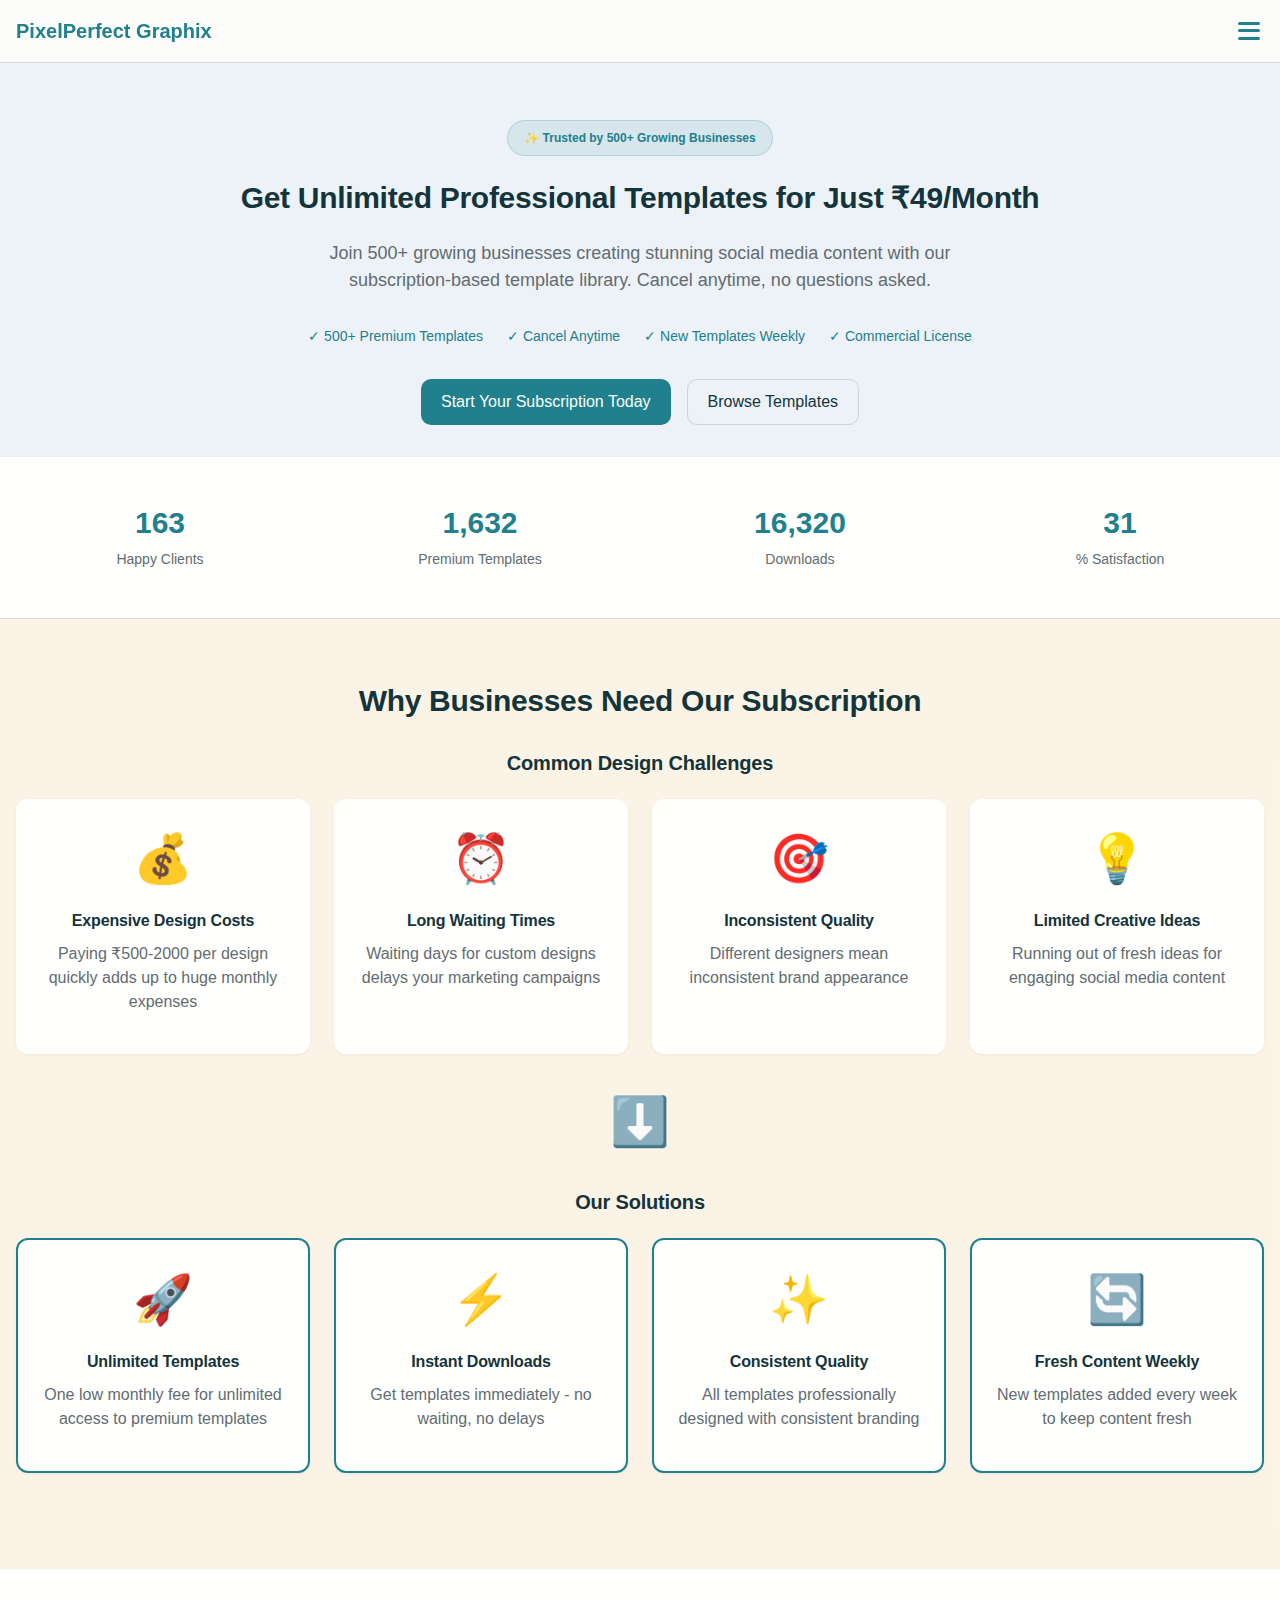
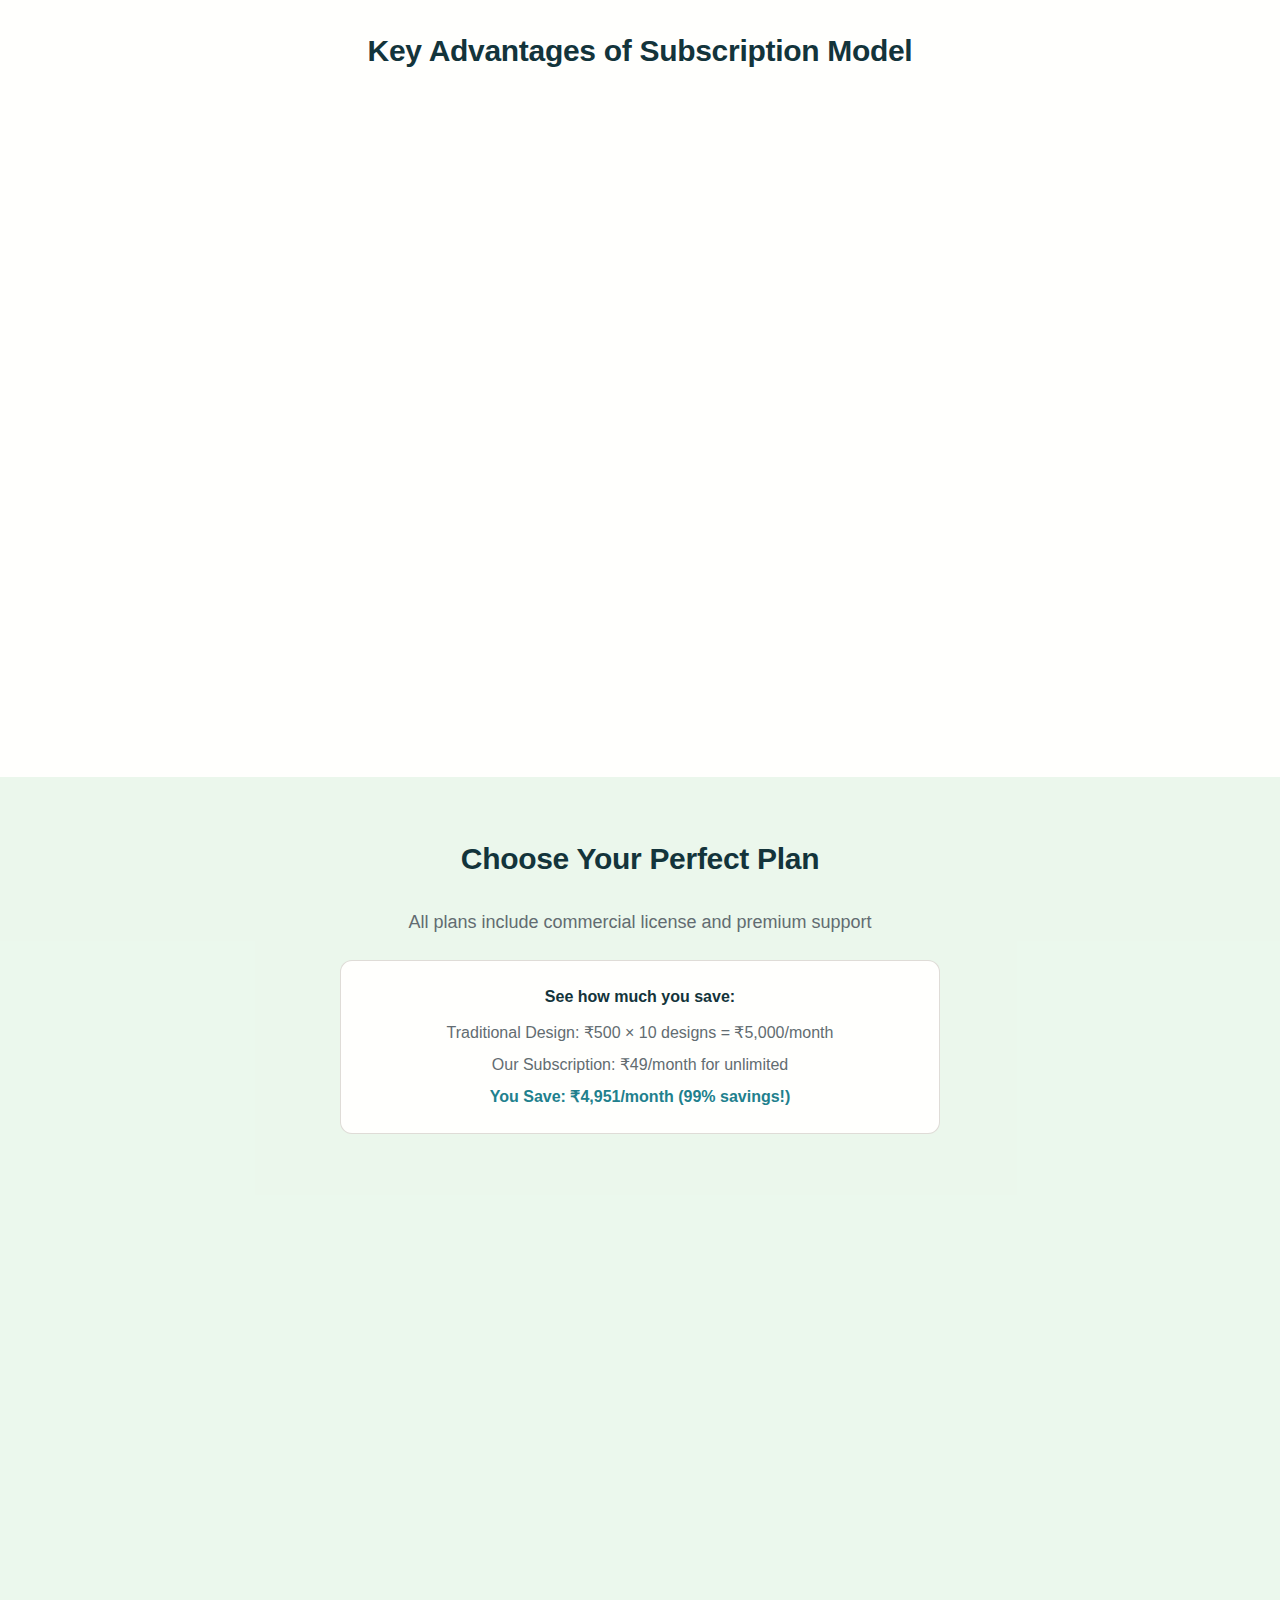
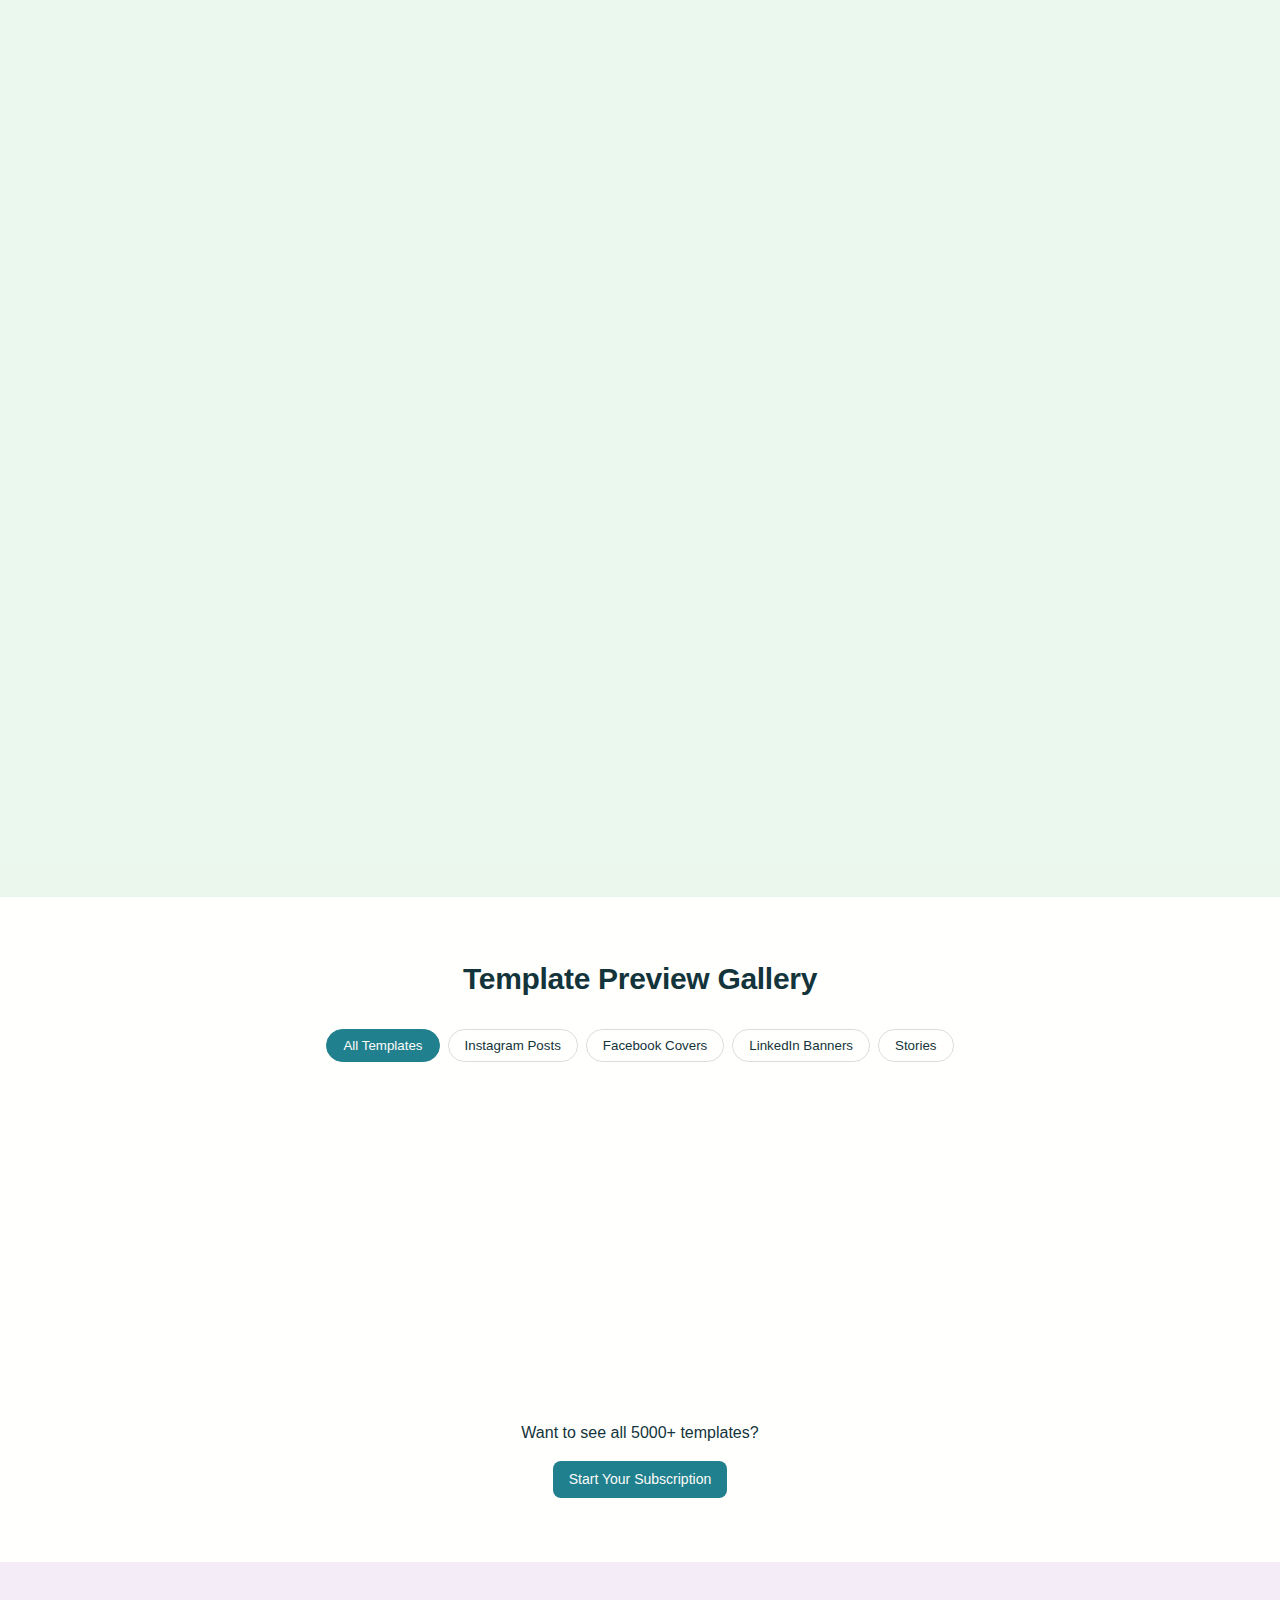
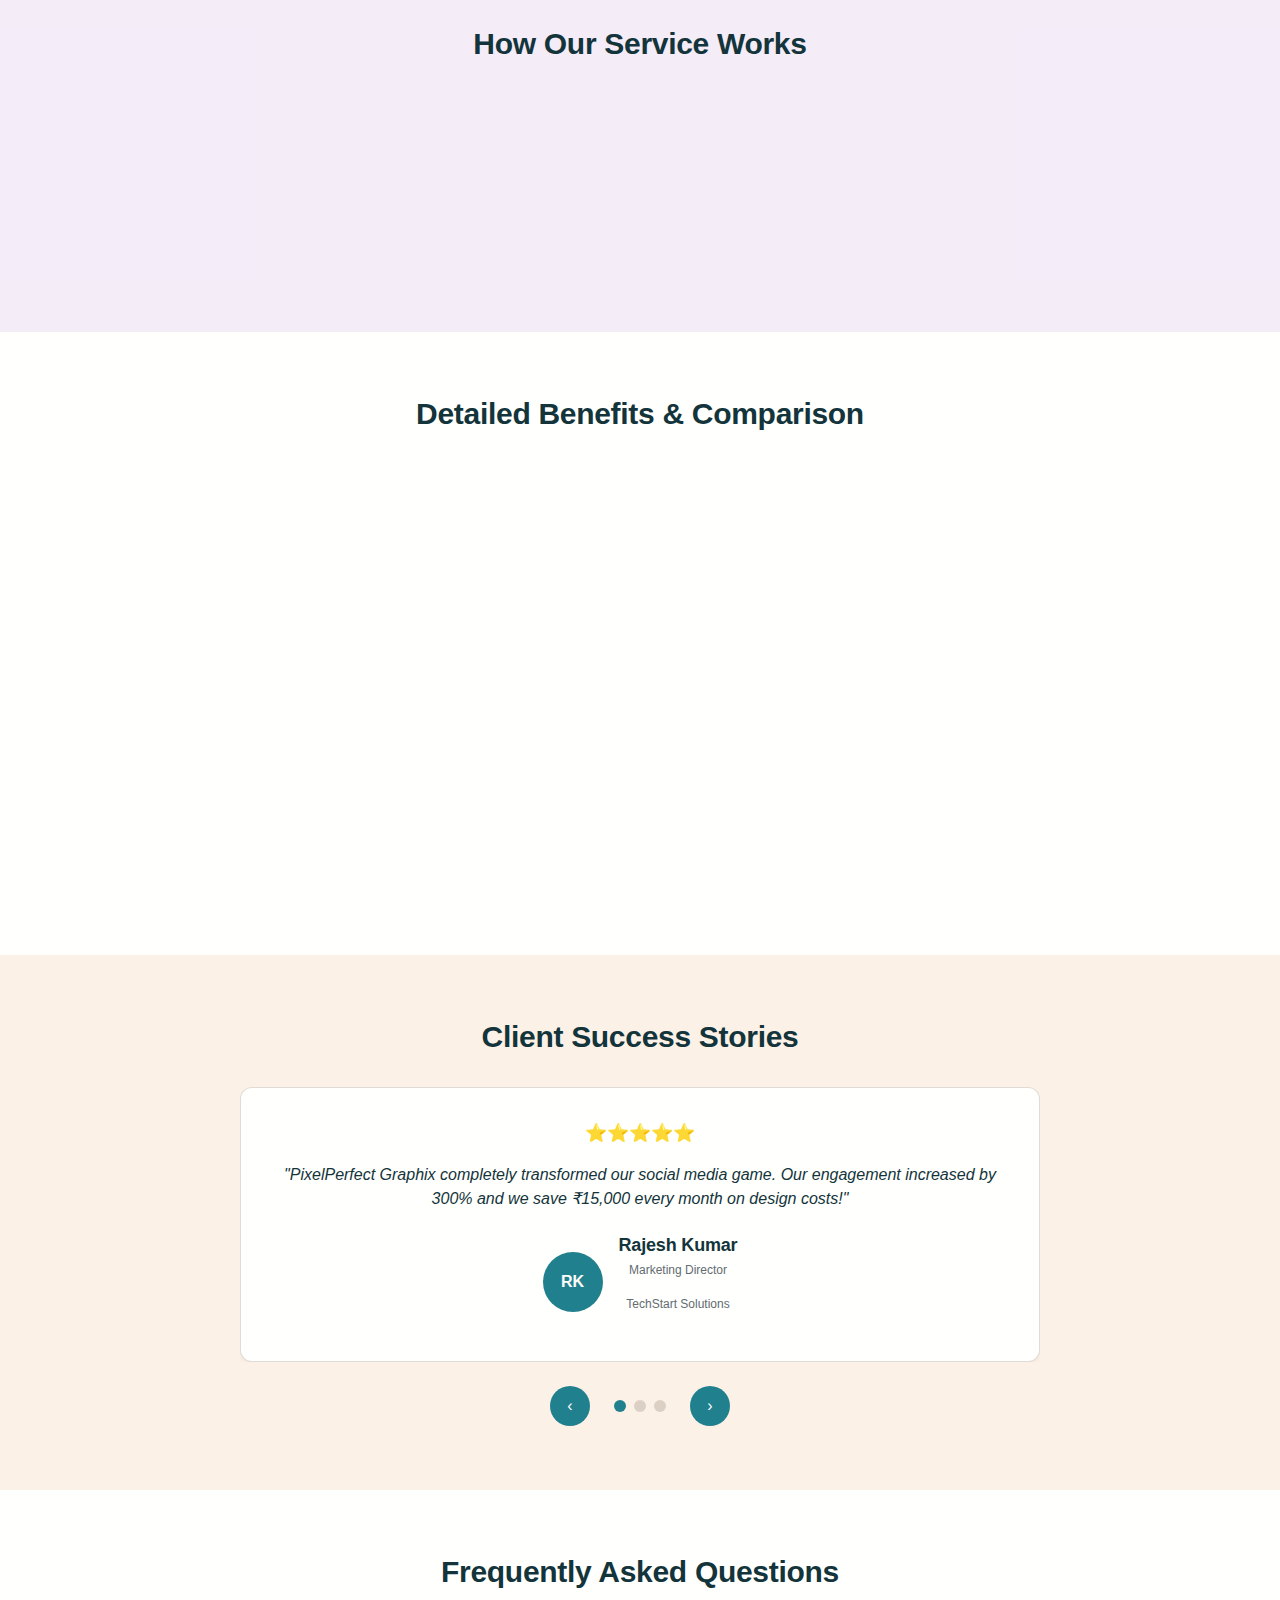
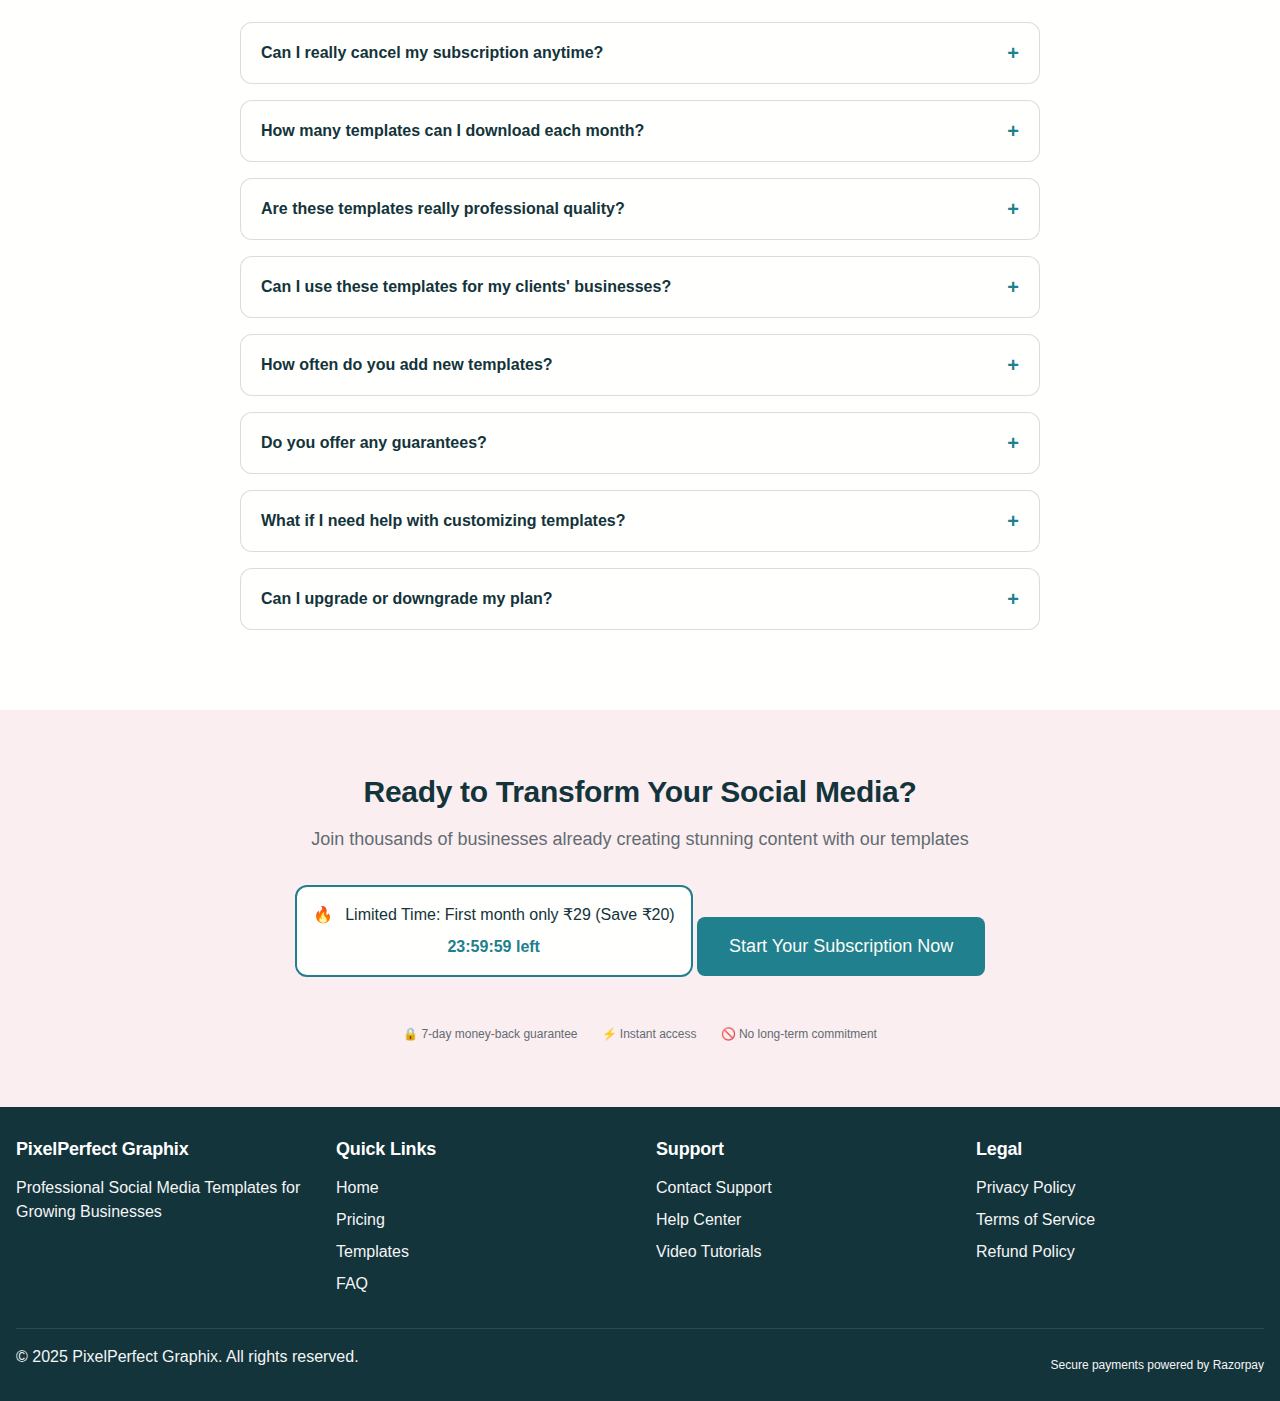
<file: index.html>
<!DOCTYPE html>
<html lang="en">
<head>
    <meta charset="UTF-8">
    <meta name="viewport" content="width=device-width, initial-scale=1.0">
    <title>PixelPerfect Graphix - Unlimited Professional Templates for Just ₹49/Month</title>
    <meta name="description" content="Get unlimited professional social media templates for just ₹49/month. Trusted by 500+ businesses. Start today!">
    <link rel="stylesheet" href="style.css">
</head>
<body>
    <!-- Sticky Header with Hamburger Menu -->
    <header class="header" id="header">
        <div class="container">
            <div class="header-content">
                <div class="logo">PixelPerfect Graphix</div>
                <button class="menu-toggle" id="menuToggle" aria-label="Toggle menu">
                    <span></span>
                    <span></span>
                    <span></span>
                </button>
            </div>
        </div>
        
        <!-- Slide-out Menu -->
        <nav class="slide-menu" id="slideMenu">
            <div class="menu-header">
                <div class="logo">PixelPerfect Graphix</div>
                <button class="menu-close" id="menuClose">&times;</button>
            </div>
            <ul class="menu-list">
                <li><a href="#home" class="menu-link">Home</a></li>
                <li><a href="#gallery" class="menu-link">Templates</a></li>
                <li><a href="#pricing" class="menu-link">Pricing</a></li>
                <li><a href="#how-it-works" class="menu-link">About</a></li>
                <li><a href="#faq" class="menu-link">Contact</a></li>
            </ul>
            <div class="menu-cta">
                <button class="btn btn--primary" onclick="openModal()">Start Subscription</button>
            </div>
        </nav>
        <div class="menu-overlay" id="menuOverlay"></div>
    </header>

    <!-- Hero Section -->
    <section id="home" class="hero">
        <div class="container">
            <div class="hero-badge">✨ Trusted by 500+ Growing Businesses</div>
            <h1 class="hero-title">Get Unlimited Professional Templates for Just ₹49/Month</h1>
            <p class="hero-subtitle">Join 500+ growing businesses creating stunning social media content with our subscription-based template library. Cancel anytime, no questions asked.</p>
            
            <div class="hero-features">
                <div class="feature-item">✓ 500+ Premium Templates</div>
                <div class="feature-item">✓ Cancel Anytime</div>
                <div class="feature-item">✓ New Templates Weekly</div>
                <div class="feature-item">✓ Commercial License</div>
            </div>

            <div class="hero-cta">
                <button class="btn btn--primary btn--lg" onclick="openModal()">Start Your Subscription Today</button>
                <a href="#gallery" class="btn btn--outline btn--lg">Browse Templates</a>
            </div>
        </div>
    </section>

    <!-- Stats/Trust Bar -->
    <section class="stats-bar">
        <div class="container">
            <div class="stats-grid">
                <div class="stat-item">
                    <div class="stat-number" data-count="500">0</div>
                    <div class="stat-label">Happy Clients</div>
                </div>
                <div class="stat-item">
                    <div class="stat-number" data-count="5000">0</div>
                    <div class="stat-label">Premium Templates</div>
                </div>
                <div class="stat-item">
                    <div class="stat-number" data-count="50000">0</div>
                    <div class="stat-label">Downloads</div>
                </div>
                <div class="stat-item">
                    <div class="stat-number" data-count="98">0</div>
                    <div class="stat-label">% Satisfaction</div>
                </div>
            </div>
        </div>
    </section>

    <!-- Problem/Solution Section -->
    <section class="problem-solution">
        <div class="container">
            <h2 class="section-title">Why Businesses Need Our Subscription</h2>
            
            <div class="problems-section">
                <h3 class="subsection-title">Common Design Challenges</h3>
                <div class="problems-grid">
                    <div class="problem-card">
                        <div class="problem-icon">💰</div>
                        <h4>Expensive Design Costs</h4>
                        <p>Paying ₹500-2000 per design quickly adds up to huge monthly expenses</p>
                    </div>
                    <div class="problem-card">
                        <div class="problem-icon">⏰</div>
                        <h4>Long Waiting Times</h4>
                        <p>Waiting days for custom designs delays your marketing campaigns</p>
                    </div>
                    <div class="problem-card">
                        <div class="problem-icon">🎯</div>
                        <h4>Inconsistent Quality</h4>
                        <p>Different designers mean inconsistent brand appearance</p>
                    </div>
                    <div class="problem-card">
                        <div class="problem-icon">💡</div>
                        <h4>Limited Creative Ideas</h4>
                        <p>Running out of fresh ideas for engaging social media content</p>
                    </div>
                </div>
            </div>

            <div class="solution-arrow">⬇️</div>

            <div class="solutions-section">
                <h3 class="subsection-title">Our Solutions</h3>
                <div class="solutions-grid">
                    <div class="solution-card">
                        <div class="solution-icon">🚀</div>
                        <h4>Unlimited Templates</h4>
                        <p>One low monthly fee for unlimited access to premium templates</p>
                    </div>
                    <div class="solution-card">
                        <div class="solution-icon">⚡</div>
                        <h4>Instant Downloads</h4>
                        <p>Get templates immediately - no waiting, no delays</p>
                    </div>
                    <div class="solution-card">
                        <div class="solution-icon">✨</div>
                        <h4>Consistent Quality</h4>
                        <p>All templates professionally designed with consistent branding</p>
                    </div>
                    <div class="solution-card">
                        <div class="solution-icon">🔄</div>
                        <h4>Fresh Content Weekly</h4>
                        <p>New templates added every week to keep content fresh</p>
                    </div>
                </div>
            </div>
        </div>
    </section>

    <!-- Features Overview -->
    <section class="features-overview">
        <div class="container">
            <h2 class="section-title">Key Advantages of Subscription Model</h2>
            <div class="features-grid">
                <div class="feature-card">
                    <div class="feature-icon">💸</div>
                    <h3>Save 80% on Design Costs</h3>
                    <p class="feature-description">Why pay ₹500+ per design when unlimited templates cost just ₹49/month?</p>
                    <div class="feature-highlight">₹500 vs ₹49</div>
                </div>
                <div class="feature-card">
                    <div class="feature-icon">🎨</div>
                    <h3>Instant Access & Customization</h3>
                    <p class="feature-description">Download immediately and customize with your brand colors, logo, and content</p>
                    <div class="feature-highlight">0 Wait Time</div>
                </div>
                <div class="feature-card">
                    <div class="feature-icon">🏆</div>
                    <h3>Professional Quality Guaranteed</h3>
                    <p class="feature-description">Every template is created by professional designers and tested for engagement</p>
                    <div class="feature-highlight">Pro Quality</div>
                </div>
                <div class="feature-card">
                    <div class="feature-icon">🔗</div>
                    <h3>Canva Integration</h3>
                    <p class="feature-description">All templates work seamlessly with Canva for easy editing and customization</p>
                    <div class="feature-highlight">Canva Ready</div>
                </div>
            </div>
        </div>
    </section>

    <!-- Subscription Plans -->
    <section id="pricing" class="pricing">
        <div class="container">
            <div class="pricing-header">
                <h2 class="section-title">Choose Your Perfect Plan</h2>
                <p class="pricing-subtitle">All plans include commercial license and premium support</p>
                <div class="pricing-calculator">
                    <div class="calculator-text">See how much you save:</div>
                    <div class="calculator-comparison">
                        <span>Traditional Design: ₹500 × 10 designs = ₹5,000/month</span>
                        <span>Our Subscription: ₹49/month for unlimited</span>
                        <strong>You Save: ₹4,951/month (99% savings!)</strong>
                    </div>
                </div>
            </div>
            
            <div class="pricing-grid">
                <!-- Monthly Plan -->
                <div class="pricing-card">
                    <h3 class="plan-name">Monthly</h3>
                    <div class="plan-price">₹49</div>
                    <div class="plan-period">/month</div>
                    <p class="plan-description">Perfect for small businesses just getting started</p>
                    <ul class="plan-features">
                        <li>100+ Premium Templates</li>
                        <li>Basic Customization Tools</li>
                        <li>Email Support</li>
                        <li>HD Downloads</li>
                        <li>Cancel Anytime</li>
                        <li>Mobile Formats</li>
                    </ul>
                    <button class="btn btn--outline" onclick="selectPlan('monthly')">Start Monthly Plan</button>
                </div>

                <!-- Quarterly Plan (Most Popular) -->
                <div class="pricing-card popular">
                    <div class="popular-badge">Most Popular</div>
                    <h3 class="plan-name">Quarterly</h3>
                    <div class="plan-price">₹99</div>
                    <div class="plan-period">/3 months</div>
                    <div class="savings-badge">Save ₹48</div>
                    <p class="plan-description">Most popular choice - Save 33% compared to monthly</p>
                    <ul class="plan-features">
                        <li>300+ Premium Templates</li>
                        <li>Advanced Customization</li>
                        <li>Priority Support</li>
                        <li>Commercial License</li>
                        <li>New Templates First</li>
                        <li>All Device Formats</li>
                    </ul>
                    <button class="btn btn--primary" onclick="selectPlan('quarterly')">Choose Popular Plan</button>
                </div>

                <!-- Annual Plan -->
                <div class="pricing-card">
                    <h3 class="plan-name">Annual</h3>
                    <div class="plan-price">₹299</div>
                    <div class="plan-period">/year</div>
                    <div class="savings-badge">Save ₹289</div>
                    <p class="plan-description">Best value - Save 49% and get premium benefits</p>
                    <ul class="plan-features">
                        <li>500+ Premium Templates</li>
                        <li>Premium Customization</li>
                        <li>Dedicated Support</li>
                        <li>Commercial License</li>
                        <li>Design Consultation</li>
                        <li>Priority New Features</li>
                    </ul>
                    <button class="btn btn--outline" onclick="selectPlan('annual')">Get Best Value</button>
                </div>
            </div>
        </div>
    </section>

    <!-- Template Preview Gallery -->
    <section id="gallery" class="template-gallery">
        <div class="container">
            <h2 class="section-title">Template Preview Gallery</h2>
            
            <!-- Category Filter -->
            <div class="filter-tabs">
                <button class="filter-btn active" data-category="all">All Templates</button>
                <button class="filter-btn" data-category="instagram">Instagram Posts</button>
                <button class="filter-btn" data-category="facebook">Facebook Covers</button>
                <button class="filter-btn" data-category="linkedin">LinkedIn Banners</button>
                <button class="filter-btn" data-category="stories">Stories</button>
            </div>

            <!-- Template Grid -->
            <div class="templates-grid">
                <div class="template-item" data-category="instagram">
                    <div class="template-preview">
                        <div class="template-placeholder">Instagram Post Template</div>
                        <div class="template-overlay">
                            <button class="btn btn--sm" onclick="previewTemplate('instagram-1')">Preview</button>
                        </div>
                    </div>
                    <div class="template-info">
                        <h4>Modern Instagram Post</h4>
                        <p>Perfect for business announcements</p>
                    </div>
                </div>
                
                <div class="template-item" data-category="facebook">
                    <div class="template-preview">
                        <div class="template-placeholder">Facebook Cover Template</div>
                        <div class="template-overlay">
                            <button class="btn btn--sm" onclick="previewTemplate('facebook-1')">Preview</button>
                        </div>
                    </div>
                    <div class="template-info">
                        <h4>Professional Facebook Cover</h4>
                        <p>Brand-focused design</p>
                    </div>
                </div>
                
                <div class="template-item" data-category="linkedin">
                    <div class="template-preview">
                        <div class="template-placeholder">LinkedIn Banner Template</div>
                        <div class="template-overlay">
                            <button class="btn btn--sm" onclick="previewTemplate('linkedin-1')">Preview</button>
                        </div>
                    </div>
                    <div class="template-info">
                        <h4>Corporate LinkedIn Banner</h4>
                        <p>Professional networking focus</p>
                    </div>
                </div>
                
                <div class="template-item" data-category="stories">
                    <div class="template-preview">
                        <div class="template-placeholder">Story Template</div>
                        <div class="template-overlay">
                            <button class="btn btn--sm" onclick="previewTemplate('story-1')">Preview</button>
                        </div>
                    </div>
                    <div class="template-info">
                        <h4>Engaging Story Design</h4>
                        <p>Perfect for daily posts</p>
                    </div>
                </div>
            </div>

            <div class="gallery-cta">
                <p>Want to see all 5000+ templates?</p>
                <button class="btn btn--primary" onclick="openModal()">Start Your Subscription</button>
            </div>
        </div>
    </section>

    <!-- How It Works -->
    <section id="how-it-works" class="how-it-works">
        <div class="container">
            <h2 class="section-title">How Our Service Works</h2>
            <div class="steps-container">
                <div class="step-item">
                    <div class="step-number">01</div>
                    <div class="step-content">
                        <h3>Choose Your Plan</h3>
                        <p>Select the subscription plan that best fits your business needs and budget</p>
                    </div>
                </div>
                
                <div class="step-item">
                    <div class="step-number">02</div>
                    <div class="step-content">
                        <h3>Browse & Select</h3>
                        <p>Access our extensive library and choose from hundreds of professional templates</p>
                    </div>
                </div>
                
                <div class="step-item">
                    <div class="step-number">03</div>
                    <div class="step-content">
                        <h3>Customize & Brand</h3>
                        <p>Edit templates with your brand colors, logo, and content using Canva</p>
                    </div>
                </div>
                
                <div class="step-item">
                    <div class="step-number">04</div>
                    <div class="step-content">
                        <h3>Download & Post</h3>
                        <p>Get high-quality files ready for all social platforms and start posting</p>
                    </div>
                </div>
            </div>
        </div>
    </section>

    <!-- Benefits Section -->
    <section class="benefits">
        <div class="container">
            <h2 class="section-title">Detailed Benefits & Comparison</h2>
            <div class="benefits-comparison">
                <div class="benefit-item">
                    <h3>Unlimited Downloads</h3>
                    <p>No restrictions on how many templates you can download and use</p>
                    <div class="comparison">
                        <span class="others">Others: ₹500 per design</span>
                        <span class="us">Us: Unlimited for ₹49</span>
                    </div>
                </div>
                
                <div class="benefit-item">
                    <h3>Commercial License Included</h3>
                    <p>Use templates for client work and commercial purposes without extra fees</p>
                    <div class="comparison">
                        <span class="others">Others: Extra ₹200 for license</span>
                        <span class="us">Us: Included FREE</span>
                    </div>
                </div>
                
                <div class="benefit-item">
                    <h3>Weekly Fresh Content</h3>
                    <p>New templates added every week to keep your content fresh and trending</p>
                    <div class="comparison">
                        <span class="others">Others: Static library</span>
                        <span class="us">Us: Growing weekly</span>
                    </div>
                </div>
                
                <div class="benefit-item">
                    <h3>Priority Customer Support</h3>
                    <p>Get help when you need it with our dedicated customer success team</p>
                    <div class="comparison">
                        <span class="others">Others: Email only</span>
                        <span class="us">Us: Chat, Email & Phone</span>
                    </div>
                </div>
            </div>
        </div>
    </section>

    <!-- Testimonials -->
    <section class="testimonials">
        <div class="container">
            <h2 class="section-title">Client Success Stories</h2>
            
            <!-- Testimonial Carousel -->
            <div class="testimonial-carousel">
                <div class="testimonial-slide active">
                    <div class="testimonial-card">
                        <div class="testimonial-rating">⭐⭐⭐⭐⭐</div>
                        <p class="testimonial-text">"PixelPerfect Graphix completely transformed our social media game. Our engagement increased by 300% and we save ₹15,000 every month on design costs!"</p>
                        <div class="testimonial-author">
                            <div class="author-avatar">RK</div>
                            <div class="author-info">
                                <h4>Rajesh Kumar</h4>
                                <p class="author-title">Marketing Director</p>
                                <p class="author-company">TechStart Solutions</p>
                            </div>
                        </div>
                    </div>
                </div>
                
                <div class="testimonial-slide">
                    <div class="testimonial-card">
                        <div class="testimonial-rating">⭐⭐⭐⭐⭐</div>
                        <p class="testimonial-text">"The quality is outstanding and the variety is incredible. I was spending ₹25,000/month on designs. Now I get unlimited templates for just ₹99/quarter!"</p>
                        <div class="testimonial-author">
                            <div class="author-avatar">PS</div>
                            <div class="author-info">
                                <h4>Priya Sharma</h4>
                                <p class="author-title">Founder & CEO</p>
                                <p class="author-company">Fashion Forward Boutique</p>
                            </div>
                        </div>
                    </div>
                </div>
                
                <div class="testimonial-slide">
                    <div class="testimonial-card">
                        <div class="testimonial-rating">⭐⭐⭐⭐⭐</div>
                        <p class="testimonial-text">"Our brand looks consistent across all platforms now. The templates are so professional and easy to customize. Best investment for our marketing!"</p>
                        <div class="testimonial-author">
                            <div class="author-avatar">MA</div>
                            <div class="author-info">
                                <h4>Mohammed Ahmed</h4>
                                <p class="author-title">Owner</p>
                                <p class="author-company">Local Eats Restaurant Chain</p>
                            </div>
                        </div>
                    </div>
                </div>
            </div>
            
            <!-- Carousel Controls -->
            <div class="carousel-controls">
                <button class="carousel-btn prev" onclick="prevTestimonial()">‹</button>
                <div class="carousel-dots">
                    <button class="dot active" onclick="showTestimonial(0)"></button>
                    <button class="dot" onclick="showTestimonial(1)"></button>
                    <button class="dot" onclick="showTestimonial(2)"></button>
                </div>
                <button class="carousel-btn next" onclick="nextTestimonial()">›</button>
            </div>
        </div>
    </section>

    <!-- FAQ Section -->
    <section id="faq" class="faq">
        <div class="container">
            <h2 class="section-title">Frequently Asked Questions</h2>
            <div class="faq-container">
                <div class="faq-item">
                    <button class="faq-question">
                        <span>Can I really cancel my subscription anytime?</span>
                        <span class="faq-icon">+</span>
                    </button>
                    <div class="faq-answer">
                        <p>Absolutely! You can cancel your subscription at any time with just one click. No questions asked, no cancellation fees. You'll continue to have access until the end of your current billing period.</p>
                    </div>
                </div>

                <div class="faq-item">
                    <button class="faq-question">
                        <span>How many templates can I download each month?</span>
                        <span class="faq-icon">+</span>
                    </button>
                    <div class="faq-answer">
                        <p>There are no limits! All our plans include unlimited downloads. Whether you need 5 templates or 500, you can download as many as you want without any restrictions.</p>
                    </div>
                </div>

                <div class="faq-item">
                    <button class="faq-question">
                        <span>Are these templates really professional quality?</span>
                        <span class="faq-icon">+</span>
                    </button>
                    <div class="faq-answer">
                        <p>Yes! Every template is created by professional designers with years of experience. We follow current design trends and best practices. If you're not satisfied with the quality, we offer a 7-day money-back guarantee.</p>
                    </div>
                </div>

                <div class="faq-item">
                    <button class="faq-question">
                        <span>Can I use these templates for my clients' businesses?</span>
                        <span class="faq-icon">+</span>
                    </button>
                    <div class="faq-answer">
                        <p>Yes! Our Quarterly and Annual plans include commercial licenses, allowing you to use templates for client work. The Monthly plan is for personal/single business use only.</p>
                    </div>
                </div>

                <div class="faq-item">
                    <button class="faq-question">
                        <span>How often do you add new templates?</span>
                        <span class="faq-icon">+</span>
                    </button>
                    <div class="faq-answer">
                        <p>We add 20-30 fresh templates every week across different categories - Instagram posts, Facebook covers, LinkedIn banners, stories, and more. You'll never run out of fresh content ideas!</p>
                    </div>
                </div>

                <div class="faq-item">
                    <button class="faq-question">
                        <span>Do you offer any guarantees?</span>
                        <span class="faq-icon">+</span>
                    </button>
                    <div class="faq-answer">
                        <p>We offer a 7-day money-back guarantee on all plans. Try our service risk-free and if you're not completely satisfied, we'll refund your money, no questions asked.</p>
                    </div>
                </div>

                <div class="faq-item">
                    <button class="faq-question">
                        <span>What if I need help with customizing templates?</span>
                        <span class="faq-icon">+</span>
                    </button>
                    <div class="faq-answer">
                        <p>We provide comprehensive video tutorials, written guides, and our support team is available via chat and email to help you. Quarterly and Annual subscribers also get priority support.</p>
                    </div>
                </div>

                <div class="faq-item">
                    <button class="faq-question">
                        <span>Can I upgrade or downgrade my plan?</span>
                        <span class="faq-icon">+</span>
                    </button>
                    <div class="faq-answer">
                        <p>Yes! You can upgrade or downgrade your plan at any time. Upgrades take effect immediately, and downgrades will take effect at the end of your current billing period.</p>
                    </div>
                </div>
            </div>
        </div>
    </section>

    <!-- Final CTA -->
    <section class="final-cta">
        <div class="container">
            <div class="cta-content">
                <h2>Ready to Transform Your Social Media?</h2>
                <p>Join thousands of businesses already creating stunning content with our templates</p>
                <div class="urgency-indicator">
                    <span class="urgency-icon">🔥</span>
                    <span>Limited Time: First month only ₹29 (Save ₹20)</span>
                    <div class="countdown-timer" id="countdown">23:59:45 left</div>
                </div>
                <button class="btn btn--primary btn--xl" onclick="openModal()">Start Your Subscription Now</button>
                <div class="guarantee-text">
                    <span>🔒 7-day money-back guarantee</span>
                    <span>⚡ Instant access</span>
                    <span>🚫 No long-term commitment</span>
                </div>
            </div>
        </div>
    </section>

    <!-- Footer -->
    <footer class="footer">
        <div class="container">
            <div class="footer-content">
                <div class="footer-section">
                    <h4>PixelPerfect Graphix</h4>
                    <p>Professional Social Media Templates for Growing Businesses</p>
                </div>
                <div class="footer-section">
                    <h4>Quick Links</h4>
                    <ul>
                        <li><a href="#home">Home</a></li>
                        <li><a href="#pricing">Pricing</a></li>
                        <li><a href="#gallery">Templates</a></li>
                        <li><a href="#faq">FAQ</a></li>
                    </ul>
                </div>
                <div class="footer-section">
                    <h4>Support</h4>
                    <ul>
                        <li><a href="pages/Support.html" target="_blank">Contact Support</a></li>
                        <li><a href="pages/Support.html" target="_blank">Help Center</a></li>
                        <li><a href="pages/Support.html" target="_blank">Video Tutorials</a></li>
                    </ul>
                </div>
                <div class="footer-section">
                    <h4>Legal</h4>
                    <ul>
                        <li><a href="pages/privacy-policy.html" target="_blank">Privacy Policy</a></li>
                        <li><a href="pages/terms-of-service.html" target="_blank">Terms of Service</a></li>
                        <li><a href="pages/refund-policy.html" target="_blank">Refund Policy</a></li>
                    </ul>
                </div>
            </div>
            <div class="footer-bottom">
                <p>&copy; 2025 PixelPerfect Graphix. All rights reserved.</p>
                <div class="payment-methods">
                    <span>Secure payments powered by Razorpay</span>
                </div>
            </div>
        </div>
    </footer>

    <!-- Subscription Modal -->
    <div class="modal hidden" id="subscriptionModal">
        <div class="modal-content">
            <button class="modal-close" onclick="closeModal()">&times;</button>
            <div class="modal-header">
                <h3>Start Your Subscription</h3>
                <div class="progress-indicator">
                    <div class="progress-step active">1</div>
                    <div class="progress-step">2</div>
                    <div class="progress-step">3</div>
                </div>
            </div>
            
            <!-- Step 1: Plan Selection -->
            <div class="modal-step active" id="step1">
                <h4>Choose Your Plan</h4>
                <div class="plan-options">
                    <label class="plan-option">
                        <input type="radio" name="plan" value="monthly">
                        <div class="plan-details">
                            <span class="plan-name">Monthly - ₹49/month</span>
                            <span class="plan-desc">Perfect for getting started</span>
                        </div>
                    </label>
                    <label class="plan-option popular">
                        <input type="radio" name="plan" value="quarterly" checked>
                        <div class="plan-details">
                            <span class="plan-name">Quarterly - ₹99/3 months</span>
                            <span class="plan-desc">Most Popular • Save ₹48</span>
                        </div>
                        <div class="popular-tag">Most Popular</div>
                    </label>
                    <label class="plan-option">
                        <input type="radio" name="plan" value="annual">
                        <div class="plan-details">
                            <span class="plan-name">Annual - ₹299/year</span>
                            <span class="plan-desc">Best Value • Save ₹289</span>
                        </div>
                    </label>
                </div>
                <button class="btn btn--primary btn--full-width" onclick="nextStep()">Continue</button>
            </div>

            <!-- Step 2: User Information -->
            <div class="modal-step" id="step2">
                <h4>Your Information</h4>
                <form id="subscriptionForm">
                    <div class="form-group">
                        <label class="form-label">Full Name *</label>
                        <input type="text" class="form-control" name="name" required>
                    </div>
                    
                    <div class="form-group">
                        <label class="form-label">Email Address *</label>
                        <input type="email" class="form-control" name="email" required>
                    </div>
                    
                    <div class="form-group">
                        <label class="form-label">Phone Number</label>
                        <input type="tel" class="form-control" name="phone">
                    </div>
                    
                    <div class="form-group">
                        <label class="form-label">Business Name</label>
                        <input type="text" class="form-control" name="business">
                    </div>
                </form>
                <div class="step-buttons">
                    <button class="btn btn--outline" onclick="prevStep()">Back</button>
                    <button class="btn btn--primary" onclick="nextStep()">Continue</button>
                </div>
            </div>

            <!-- Step 3: Payment -->
            <div class="modal-step" id="step3">
                <h4>Payment & Confirmation</h4>
                <div class="order-summary">
                    <h5>Order Summary</h5>
                    <div class="summary-item">
                        <span id="selectedPlan">Quarterly Plan</span>
                        <span id="selectedPrice">₹99</span>
                    </div>
                    <div class="summary-item discount">
                        <span>First Month Special Discount</span>
                        <span>-₹20</span>
                    </div>
                    <div class="summary-total">
                        <span>Total Today</span>
                        <span id="totalPrice">₹79</span>
                    </div>
                </div>
                <div class="payment-info">
                    <p>🔒 Secure payment processing</p>
                    <p>📧 Login details will be sent to your email</p>
                    <p>🎯 Instant access after payment</p>
                </div>
                <div class="step-buttons">
                    <button class="btn btn--outline" onclick="prevStep()">Back</button>
                    <button class="btn btn--primary" id="paymentBtn" onclick="processPayment()">
                        <span class="btn-text">Proceed to Payment</span>
                        <span class="btn-loading hidden">Processing...</span>
                    </button>
                </div>
            </div>
        </div>
    </div>

    <!-- Template Preview Modal -->
    <div class="modal hidden" id="templateModal">
        <div class="modal-content template-modal">
            <button class="modal-close" onclick="closeTemplateModal()">&times;</button>
            <div class="template-preview-content">
                <div class="template-preview-image">
                    <div id="templatePreviewPlaceholder">Template Preview</div>
                </div>
                <div class="template-info-panel">
                    <h3 id="templateTitle">Template Name</h3>
                    <p id="templateDescription">Template description</p>
                    <div class="template-features">
                        <div class="feature">✓ High Resolution</div>
                        <div class="feature">✓ Canva Compatible</div>
                        <div class="feature">✓ Commercial License</div>
                    </div>
                    <button class="btn btn--primary" onclick="openModal()">Get This Template</button>
                </div>
            </div>
        </div>
    </div>

    <script src="app.js"></script>
</body>
</html>
</file>
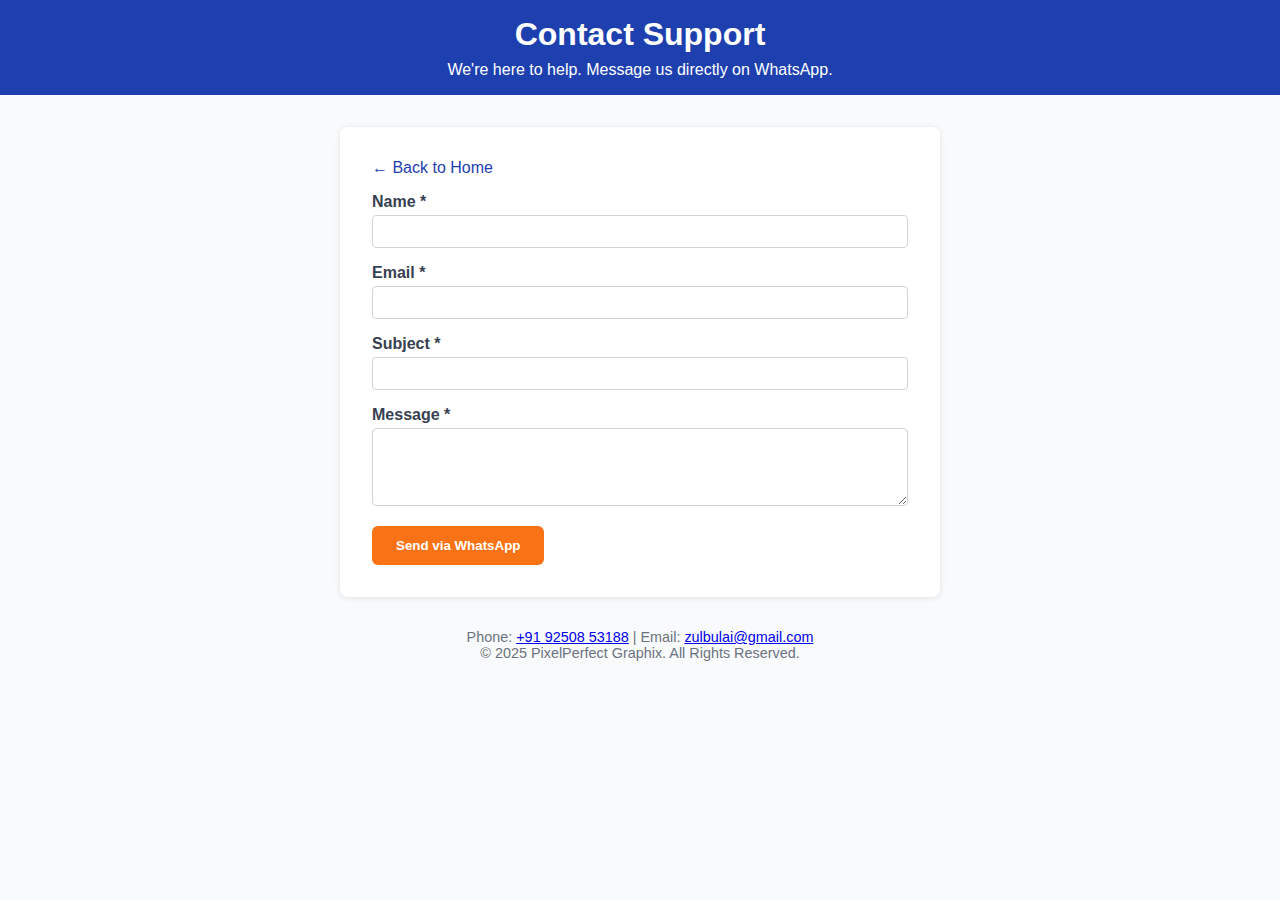
<file: pages/contact.html>
<!DOCTYPE html>
<html lang="en">
<head>
  <meta charset="UTF-8" />
  <meta name="viewport" content="width=device-width, initial-scale=1.0"/>
  <title>Contact Support - PixelPerfect Graphix</title>
  <style>
    * { margin:0; padding:0; box-sizing:border-box; }
    body { font-family:-apple-system, BlinkMacSystemFont, 'Segoe UI', Roboto, sans-serif; background:#f9fafb; color:#374151; }
    header { background:#1e40af; color:#fff; padding:1rem; text-align:center; }
    header h1 { margin-bottom:.5rem; }
    main { max-width:600px; margin:2rem auto; background:#fff; padding:2rem; border-radius:8px; box-shadow:0 1px 6px rgba(0,0,0,0.1); }
    .form-group { margin-bottom:1rem; }
    .form-group label { display:block; margin-bottom:.25rem; font-weight:600; }
    .form-group input, .form-group textarea { width:100%; padding:.5rem; border:1px solid #d1d5db; border-radius:4px; }
    .btn { display:inline-block; background:#f97316; color:#fff; padding:.75rem 1.5rem; border:none; border-radius:6px; cursor:pointer; font-weight:600; }
    .btn:hover { background:#ea580c; }
    footer { text-align:center; margin-top:2rem; font-size:.9rem; color:#6b7280; }
    .back-link { display:inline-block; margin-bottom:1rem; color:#1e40af; text-decoration:none; }
    .back-link:hover { text-decoration:underline; }
  </style>
</head>
<body>

<header>
  <h1>Contact Support</h1>
  <p>We're here to help. Message us directly on WhatsApp.</p>
</header>

<main>
  <a href="https://pixelperfectgraphix.vercel.app" class="back-link">← Back to Home</a>
  <form id="contactForm">
    <div class="form-group">
      <label for="name">Name *</label>
      <input type="text" id="name" required />
    </div>
    <div class="form-group">
      <label for="email">Email *</label>
      <input type="email" id="email" required />
    </div>
    <div class="form-group">
      <label for="subject">Subject *</label>
      <input type="text" id="subject" required />
    </div>
    <div class="form-group">
      <label for="message">Message *</label>
      <textarea id="message" rows="4" required></textarea>
    </div>
    <button type="submit" class="btn">Send via WhatsApp</button>
  </form>
</main>

<footer>
  <p>Phone: <a href="tel:+919250853188">+91 92508 53188</a> | Email: <a href="mailto:zulbulai@gmail.com">zulbulai@gmail.com</a></p>
  <p>&copy; 2025 PixelPerfect Graphix. All Rights Reserved.</p>
</footer>

<script>
  document.getElementById('contactForm').addEventListener('submit', function(e) {
    e.preventDefault();
    const name = encodeURIComponent(document.getElementById('name').value.trim());
    const email = encodeURIComponent(document.getElementById('email').value.trim());
    const subject = encodeURIComponent(document.getElementById('subject').value.trim());
    const message = encodeURIComponent(document.getElementById('message').value.trim());
    const text = `Hello PixelPerfect Graphix,%0A*Name:* ${name}%0A*Email:* ${email}%0A*Subject:* ${subject}%0A*Message:* ${message}`;
    const url = `https://wa.me/919250853188?text=${text}`;
    window.location.href = url;
  });
</script>

</body>
</html>
</file>
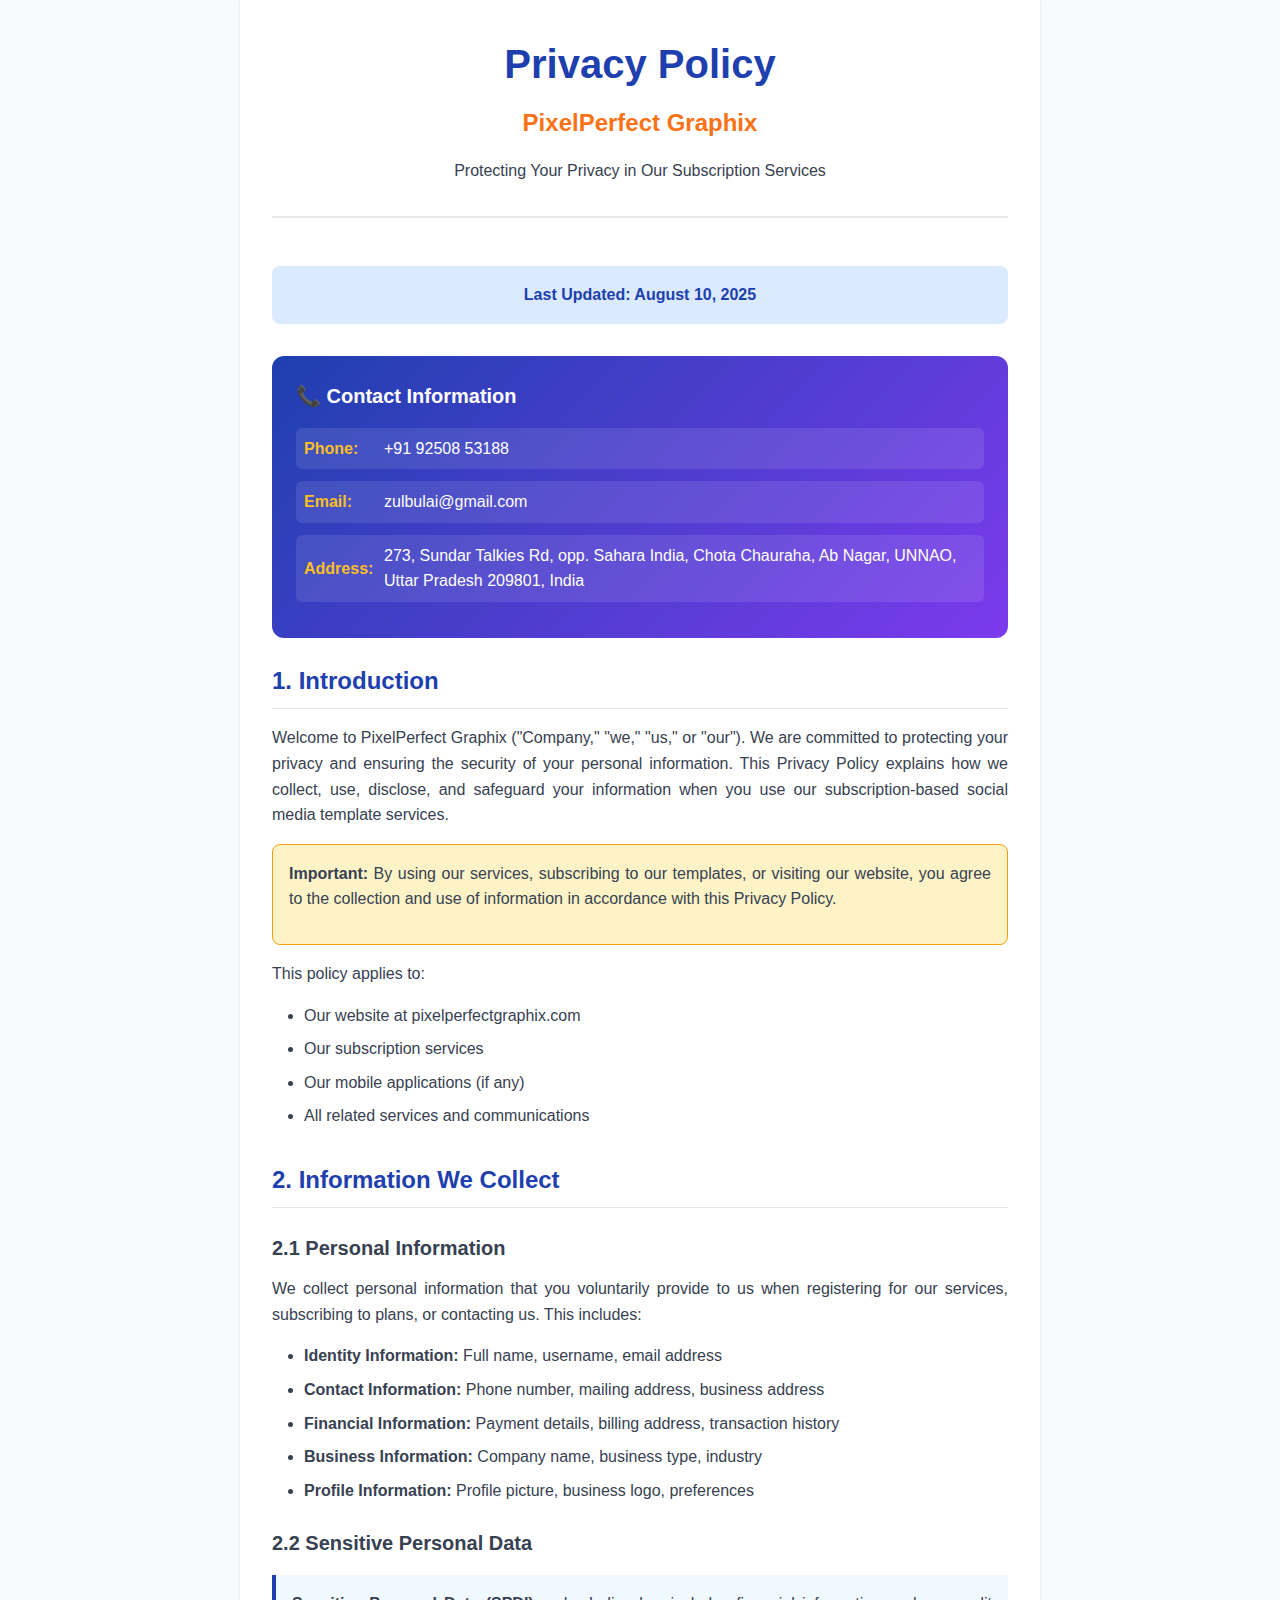
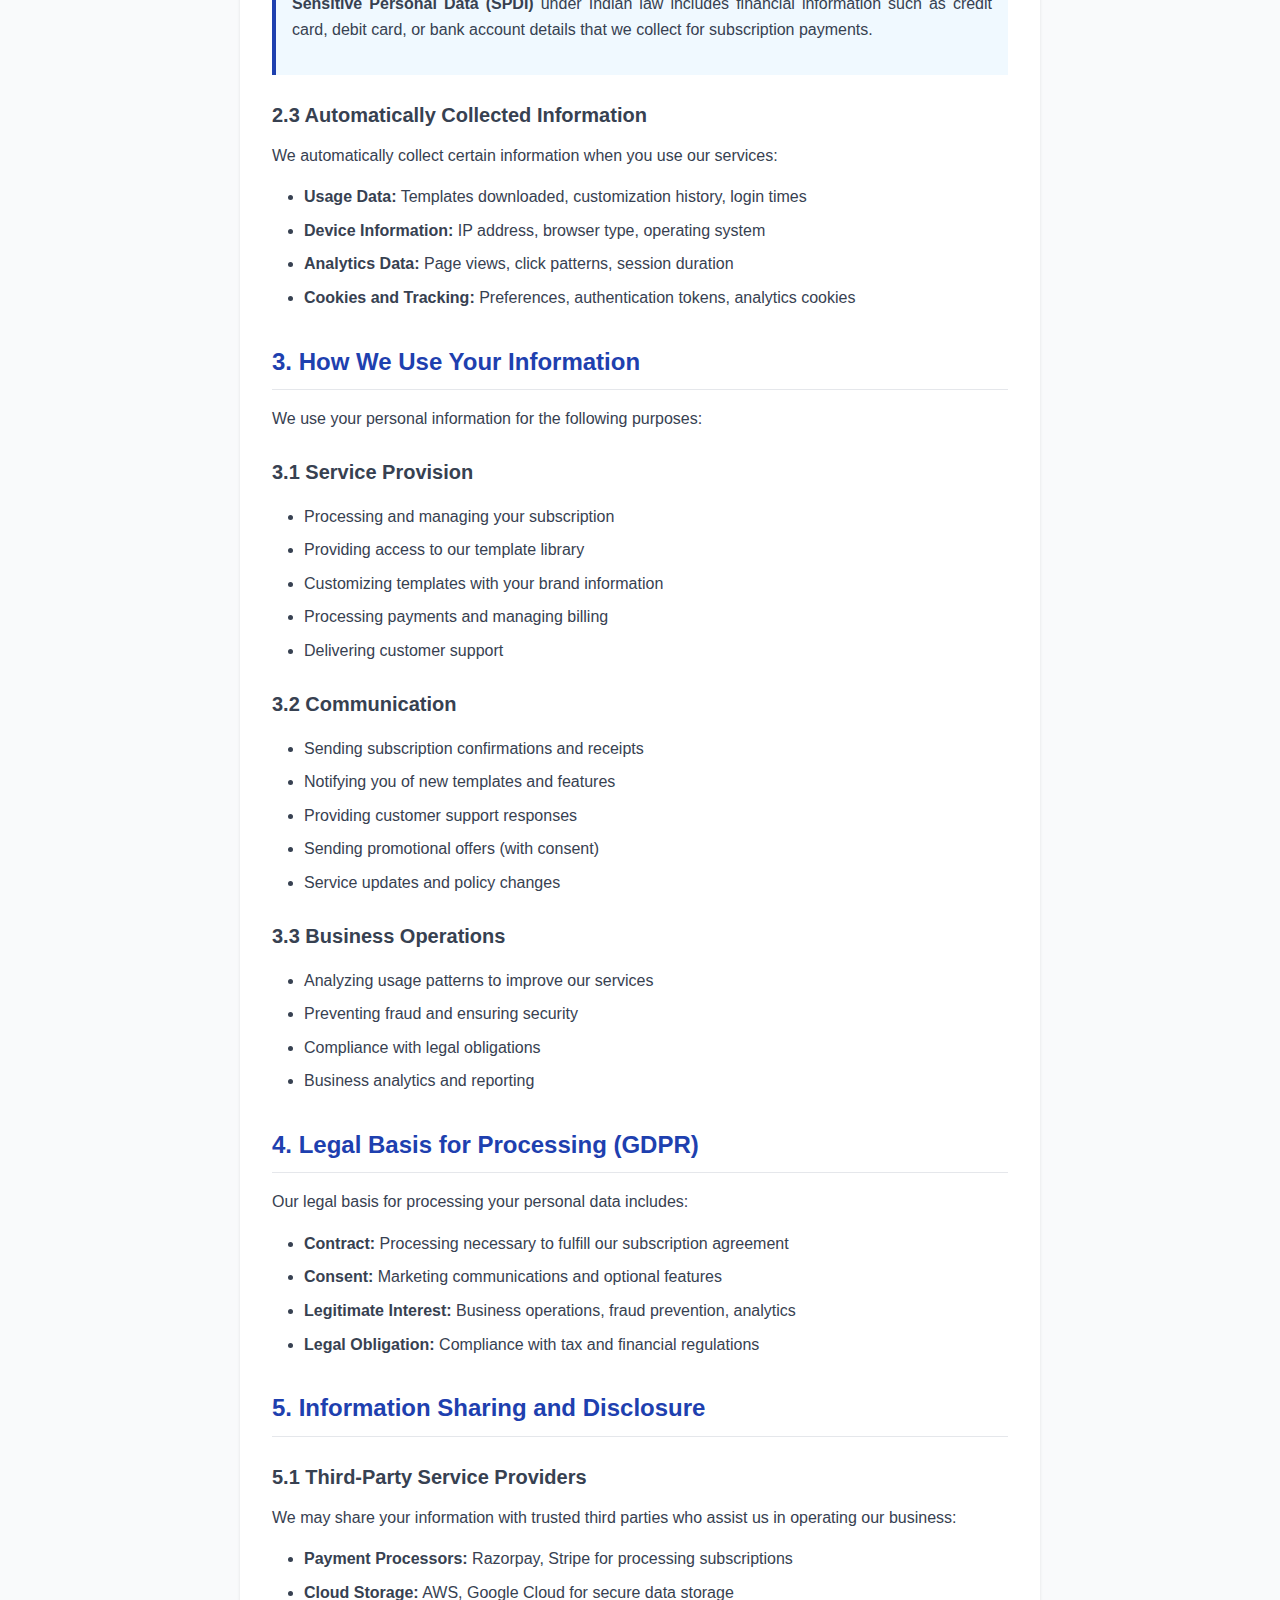
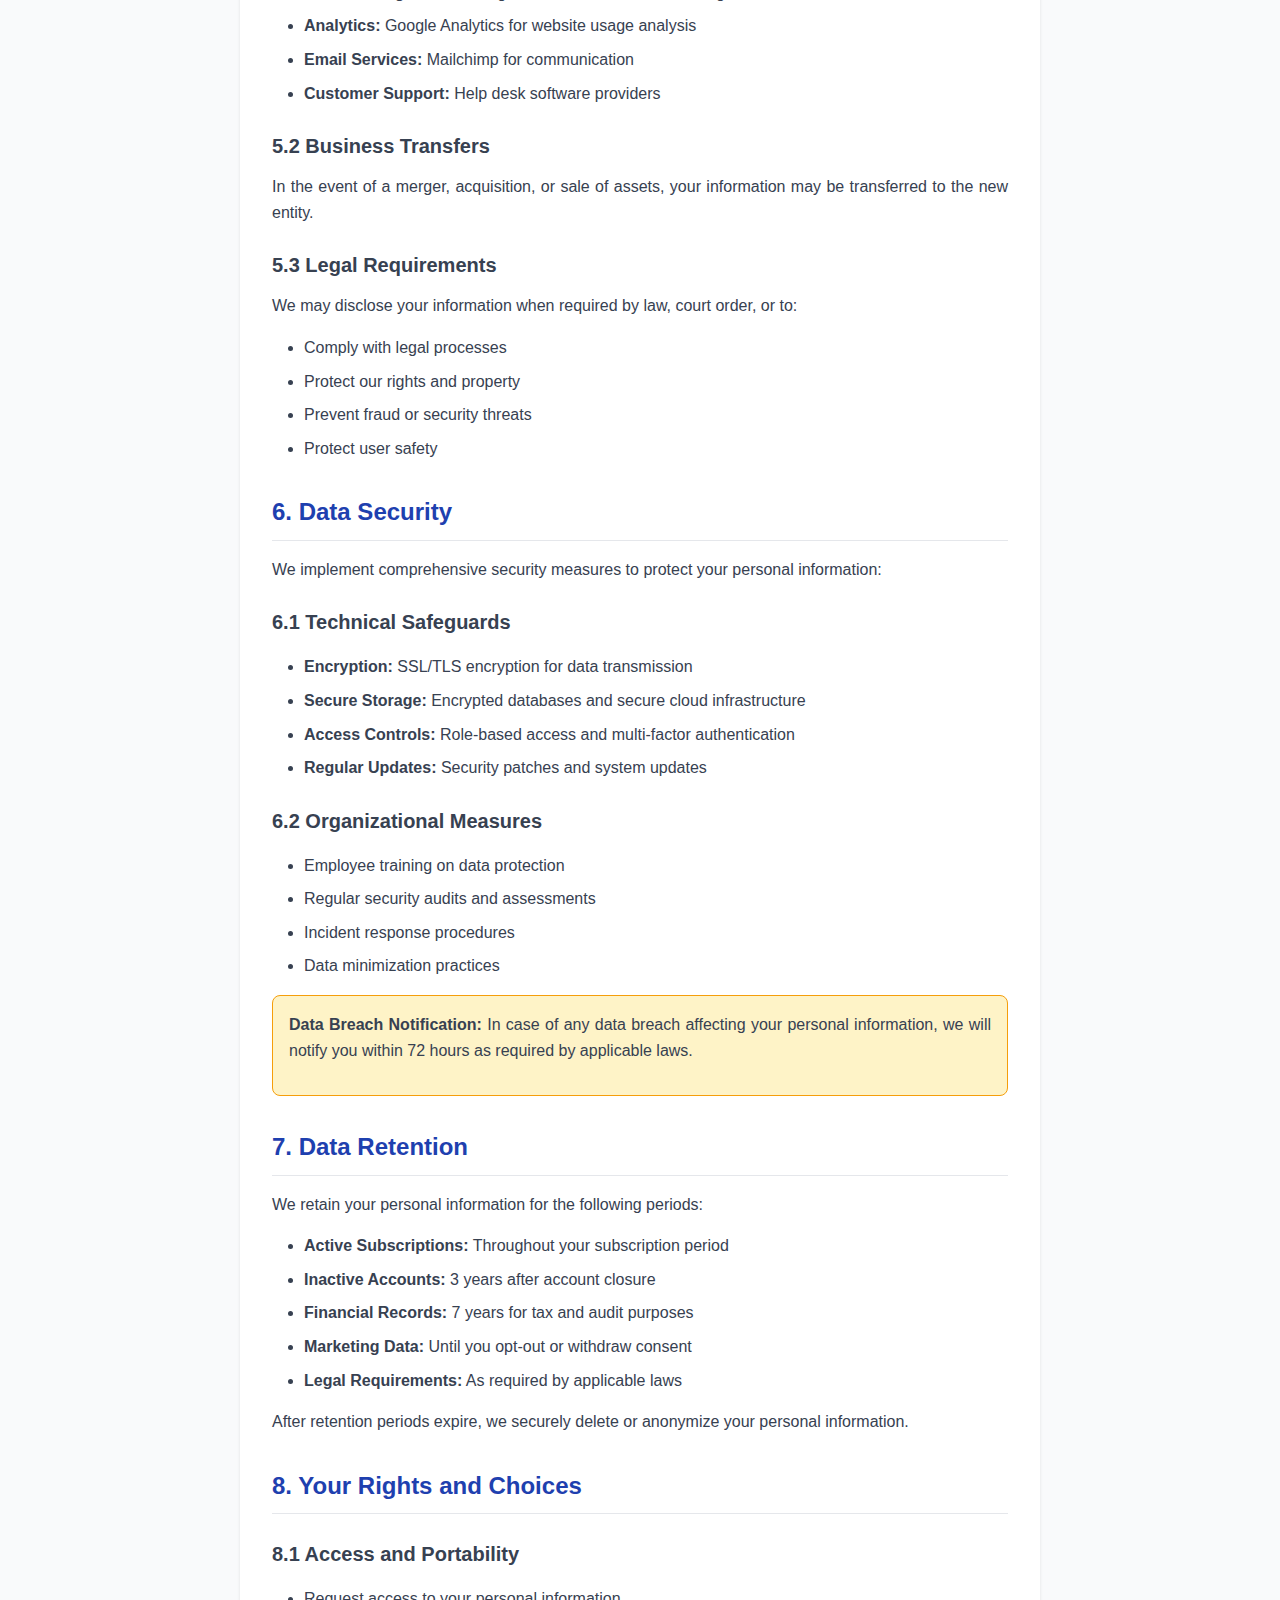
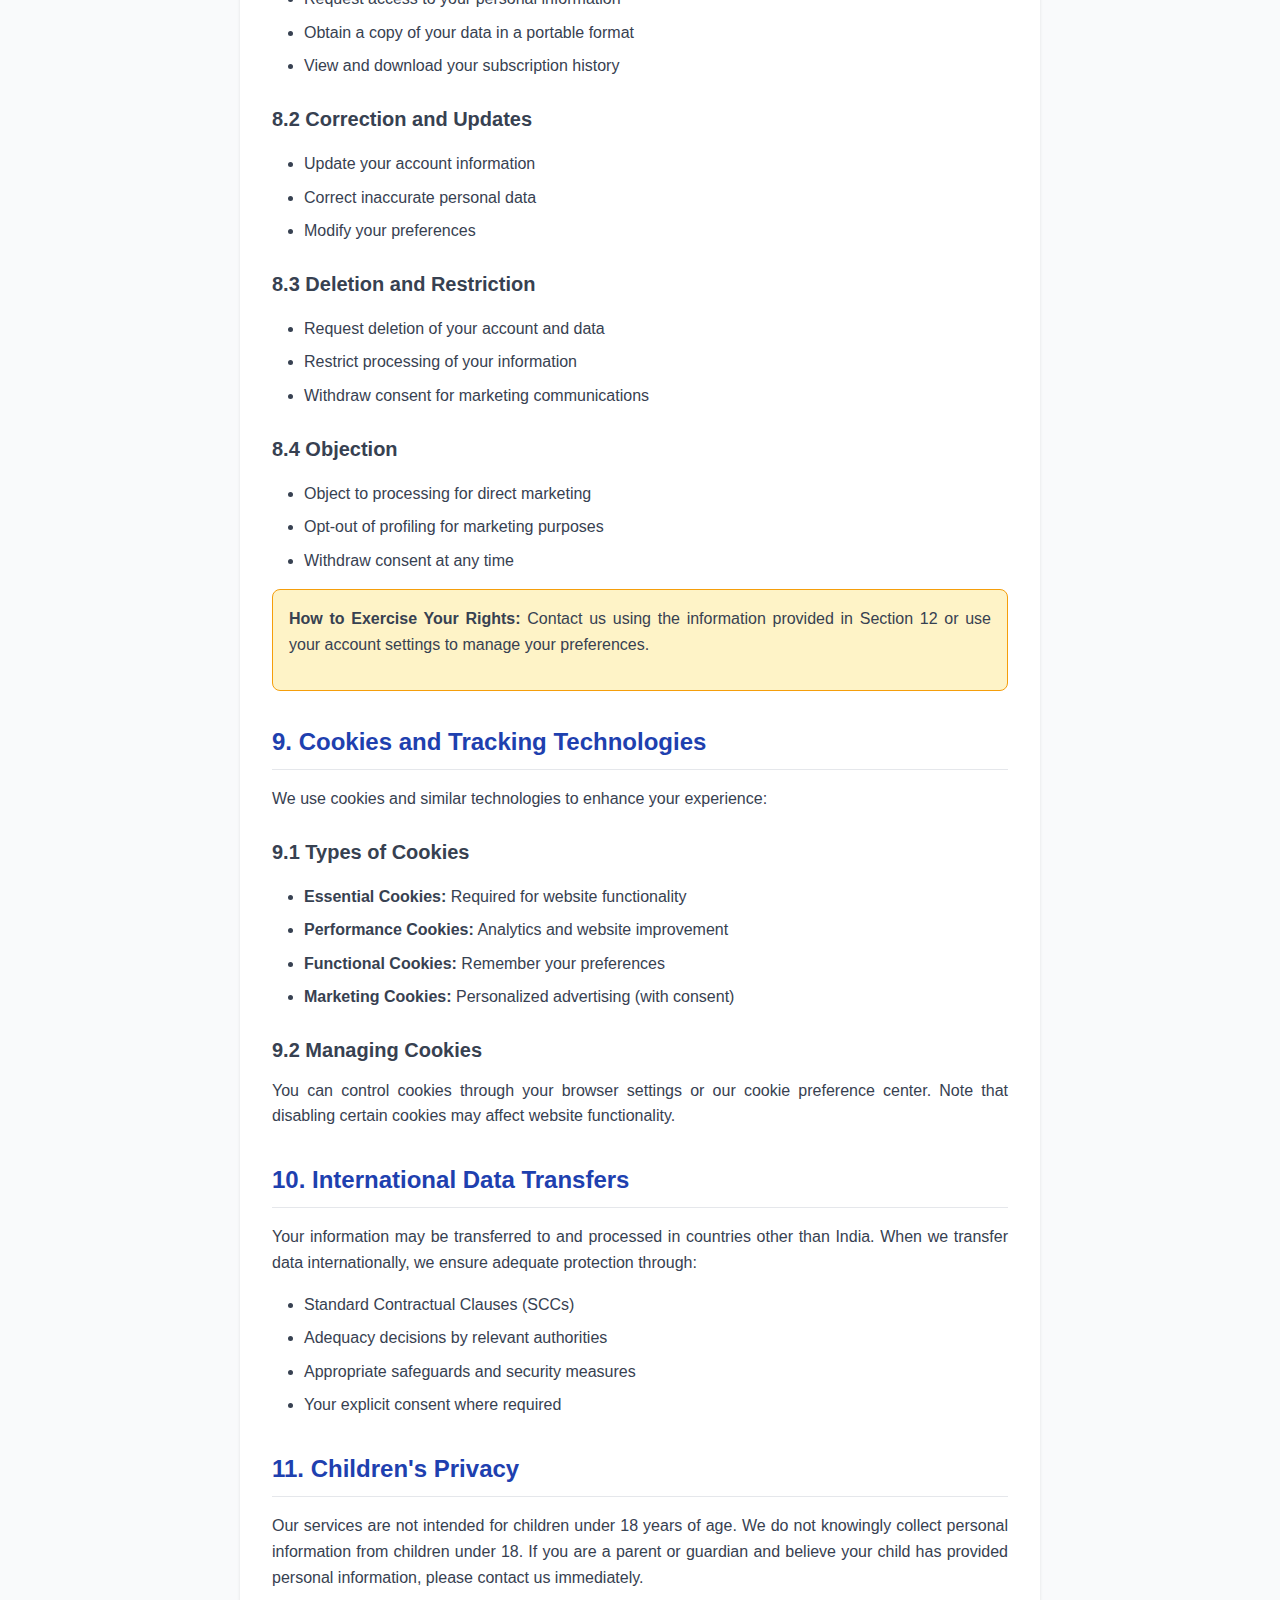
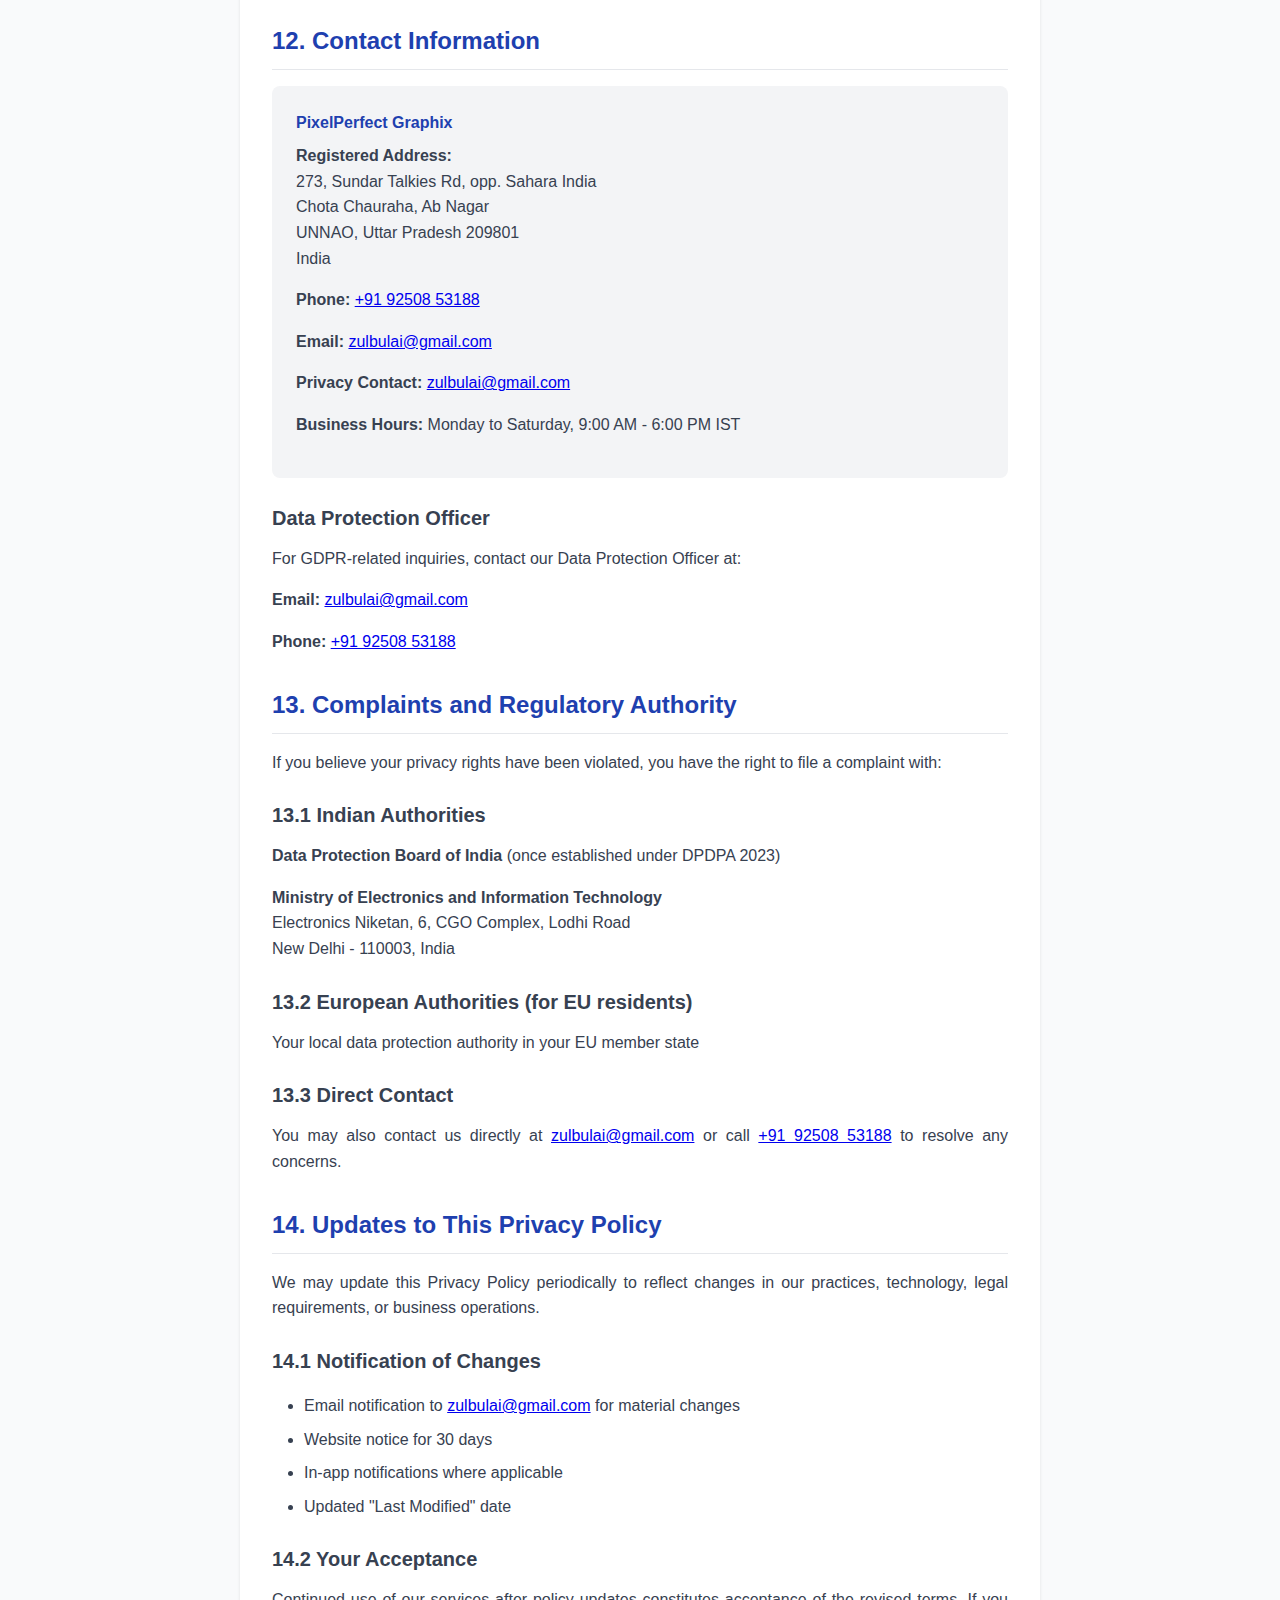
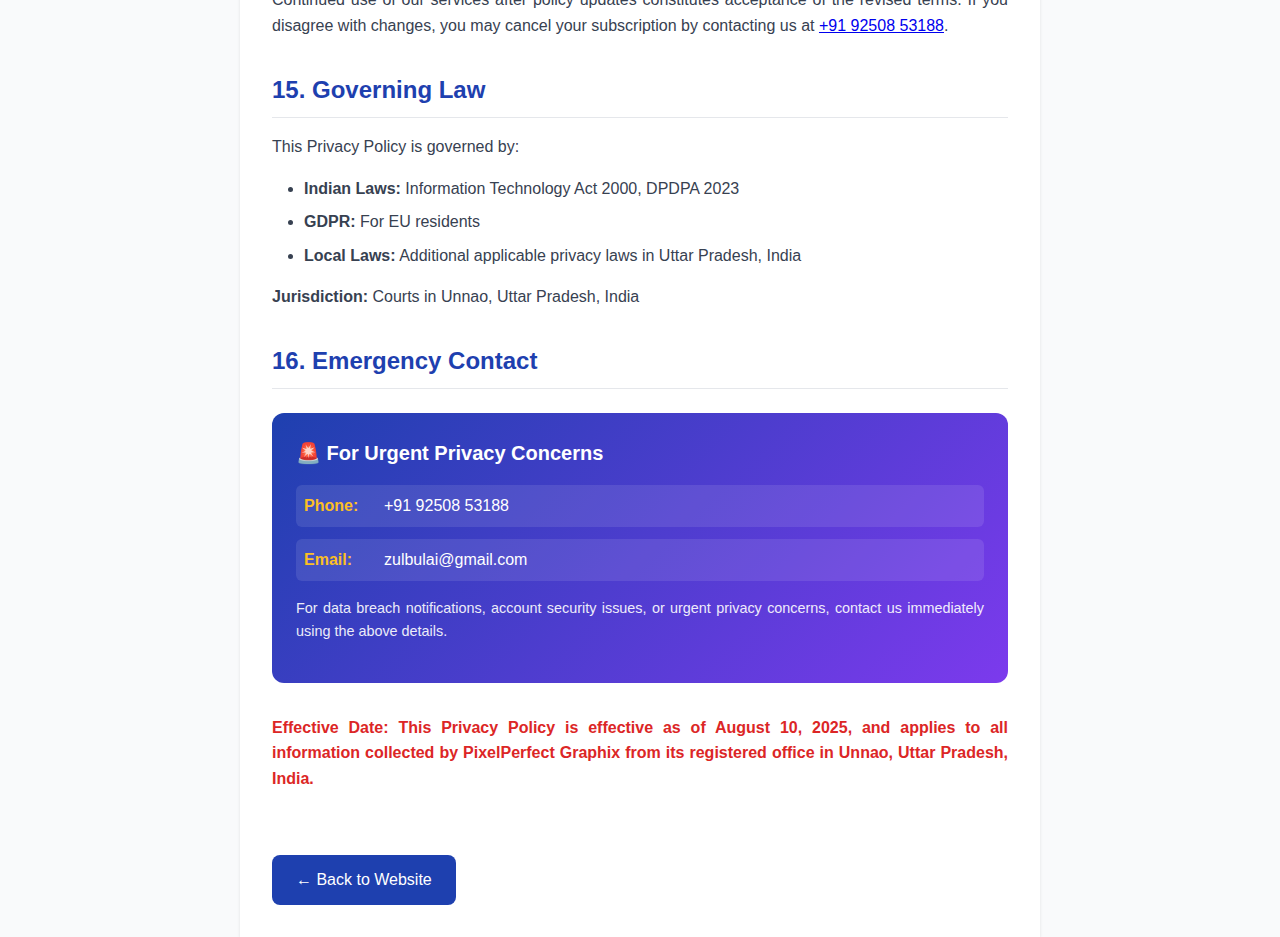
<file: pages/privacy-policy-updated.html>
<!DOCTYPE html>
<html lang="en">
<head>
    <meta charset="UTF-8">
    <meta name="viewport" content="width=device-width, initial-scale=1.0">
    <title>Privacy Policy - PixelPerfect Graphix</title>
    <style>
        * {
            margin: 0;
            padding: 0;
            box-sizing: border-box;
        }

        body {
            font-family: -apple-system, BlinkMacSystemFont, 'Segoe UI', Roboto, sans-serif;
            line-height: 1.6;
            color: #374151;
            background-color: #f9fafb;
        }

        .container {
            max-width: 800px;
            margin: 0 auto;
            padding: 2rem;
            background: white;
            box-shadow: 0 1px 3px rgba(0, 0, 0, 0.1);
            min-height: 100vh;
        }

        .header {
            text-align: center;
            margin-bottom: 3rem;
            padding-bottom: 2rem;
            border-bottom: 2px solid #e5e7eb;
        }

        .header h1 {
            color: #1e40af;
            font-size: 2.5rem;
            margin-bottom: 0.5rem;
            font-weight: 700;
        }

        .header .company-name {
            color: #f97316;
            font-size: 1.5rem;
            font-weight: 600;
            margin-bottom: 1rem;
        }

        .last-updated {
            background: #dbeafe;
            padding: 1rem;
            border-radius: 8px;
            text-align: center;
            font-weight: 600;
            color: #1e40af;
            margin-bottom: 2rem;
        }

        .section {
            margin-bottom: 2rem;
        }

        .section h2 {
            color: #1e40af;
            font-size: 1.5rem;
            margin-bottom: 1rem;
            padding-bottom: 0.5rem;
            border-bottom: 1px solid #e5e7eb;
        }

        .section h3 {
            color: #374151;
            font-size: 1.25rem;
            margin: 1.5rem 0 0.75rem 0;
            font-weight: 600;
        }

        .section p {
            margin-bottom: 1rem;
            text-align: justify;
        }

        .section ul, .section ol {
            margin: 1rem 0;
            padding-left: 2rem;
        }

        .section li {
            margin-bottom: 0.5rem;
        }

        .highlight-box {
            background: #fef3c7;
            border: 1px solid #f59e0b;
            padding: 1rem;
            border-radius: 8px;
            margin: 1rem 0;
        }

        .contact-info {
            background: #f3f4f6;
            padding: 1.5rem;
            border-radius: 8px;
            margin: 1rem 0;
        }

        .contact-info h4 {
            color: #1e40af;
            margin-bottom: 0.5rem;
        }

        .important {
            color: #dc2626;
            font-weight: 600;
        }

        .definition {
            background: #f0f9ff;
            border-left: 4px solid #1e40af;
            padding: 1rem;
            margin: 1rem 0;
        }

        .back-link {
            display: inline-block;
            background: #1e40af;
            color: white;
            padding: 0.75rem 1.5rem;
            text-decoration: none;
            border-radius: 8px;
            margin-top: 2rem;
            transition: background-color 0.3s;
        }

        .back-link:hover {
            background: #1d4ed8;
        }

        .contact-details {
            background: linear-gradient(135deg, #1e40af, #7c3aed);
            color: white;
            padding: 1.5rem;
            border-radius: 12px;
            margin: 1.5rem 0;
        }

        .contact-details h4 {
            color: white;
            margin-bottom: 1rem;
            font-size: 1.25rem;
        }

        .contact-item {
            display: flex;
            align-items: center;
            margin-bottom: 0.75rem;
            padding: 0.5rem;
            background: rgba(255, 255, 255, 0.1);
            border-radius: 6px;
        }

        .contact-item strong {
            min-width: 80px;
            color: #fbbf24;
        }

        .contact-item a {
            color: white;
            text-decoration: none;
        }

        .contact-item a:hover {
            text-decoration: underline;
        }

        @media (max-width: 768px) {
            .container {
                padding: 1rem;
            }
            
            .header h1 {
                font-size: 2rem;
            }
            
            .header .company-name {
                font-size: 1.25rem;
            }

            .contact-item {
                flex-direction: column;
                align-items: flex-start;
            }

            .contact-item strong {
                margin-bottom: 0.25rem;
            }
        }
    </style>
</head>
<body>
    <div class="container">
        <div class="header">
            <h1>Privacy Policy</h1>
            <div class="company-name">PixelPerfect Graphix</div>
            <p>Protecting Your Privacy in Our Subscription Services</p>
        </div>

        <div class="last-updated">
            <strong>Last Updated:</strong> August 10, 2025
        </div>

        <div class="contact-details">
            <h4>📞 Contact Information</h4>
            <div class="contact-item">
                <strong>Phone:</strong>
                <a href="tel:+919250853188">+91 92508 53188</a>
            </div>
            <div class="contact-item">
                <strong>Email:</strong>
                <a href="mailto:zulbulai@gmail.com">zulbulai@gmail.com</a>
            </div>
            <div class="contact-item">
                <strong>Address:</strong>
                <span>273, Sundar Talkies Rd, opp. Sahara India, Chota Chauraha, Ab Nagar, UNNAO, Uttar Pradesh 209801, India</span>
            </div>
        </div>

        <div class="section">
            <h2>1. Introduction</h2>
            <p>Welcome to PixelPerfect Graphix ("Company," "we," "us," or "our"). We are committed to protecting your privacy and ensuring the security of your personal information. This Privacy Policy explains how we collect, use, disclose, and safeguard your information when you use our subscription-based social media template services.</p>
            
            <div class="highlight-box">
                <p><strong>Important:</strong> By using our services, subscribing to our templates, or visiting our website, you agree to the collection and use of information in accordance with this Privacy Policy.</p>
            </div>
            
            <p>This policy applies to:</p>
            <ul>
                <li>Our website at pixelperfectgraphix.com</li>
                <li>Our subscription services</li>
                <li>Our mobile applications (if any)</li>
                <li>All related services and communications</li>
            </ul>
        </div>

        <div class="section">
            <h2>2. Information We Collect</h2>
            
            <h3>2.1 Personal Information</h3>
            <p>We collect personal information that you voluntarily provide to us when registering for our services, subscribing to plans, or contacting us. This includes:</p>
            <ul>
                <li><strong>Identity Information:</strong> Full name, username, email address</li>
                <li><strong>Contact Information:</strong> Phone number, mailing address, business address</li>
                <li><strong>Financial Information:</strong> Payment details, billing address, transaction history</li>
                <li><strong>Business Information:</strong> Company name, business type, industry</li>
                <li><strong>Profile Information:</strong> Profile picture, business logo, preferences</li>
            </ul>

            <h3>2.2 Sensitive Personal Data</h3>
            <div class="definition">
                <p><strong>Sensitive Personal Data (SPDI)</strong> under Indian law includes financial information such as credit card, debit card, or bank account details that we collect for subscription payments.</p>
            </div>
            
            <h3>2.3 Automatically Collected Information</h3>
            <p>We automatically collect certain information when you use our services:</p>
            <ul>
                <li><strong>Usage Data:</strong> Templates downloaded, customization history, login times</li>
                <li><strong>Device Information:</strong> IP address, browser type, operating system</li>
                <li><strong>Analytics Data:</strong> Page views, click patterns, session duration</li>
                <li><strong>Cookies and Tracking:</strong> Preferences, authentication tokens, analytics cookies</li>
            </ul>
        </div>

        <div class="section">
            <h2>3. How We Use Your Information</h2>
            
            <p>We use your personal information for the following purposes:</p>
            
            <h3>3.1 Service Provision</h3>
            <ul>
                <li>Processing and managing your subscription</li>
                <li>Providing access to our template library</li>
                <li>Customizing templates with your brand information</li>
                <li>Processing payments and managing billing</li>
                <li>Delivering customer support</li>
            </ul>
            
            <h3>3.2 Communication</h3>
            <ul>
                <li>Sending subscription confirmations and receipts</li>
                <li>Notifying you of new templates and features</li>
                <li>Providing customer support responses</li>
                <li>Sending promotional offers (with consent)</li>
                <li>Service updates and policy changes</li>
            </ul>
            
            <h3>3.3 Business Operations</h3>
            <ul>
                <li>Analyzing usage patterns to improve our services</li>
                <li>Preventing fraud and ensuring security</li>
                <li>Compliance with legal obligations</li>
                <li>Business analytics and reporting</li>
            </ul>
        </div>

        <div class="section">
            <h2>4. Legal Basis for Processing (GDPR)</h2>
            
            <p>Our legal basis for processing your personal data includes:</p>
            <ul>
                <li><strong>Contract:</strong> Processing necessary to fulfill our subscription agreement</li>
                <li><strong>Consent:</strong> Marketing communications and optional features</li>
                <li><strong>Legitimate Interest:</strong> Business operations, fraud prevention, analytics</li>
                <li><strong>Legal Obligation:</strong> Compliance with tax and financial regulations</li>
            </ul>
        </div>

        <div class="section">
            <h2>5. Information Sharing and Disclosure</h2>
            
            <h3>5.1 Third-Party Service Providers</h3>
            <p>We may share your information with trusted third parties who assist us in operating our business:</p>
            <ul>
                <li><strong>Payment Processors:</strong> Razorpay, Stripe for processing subscriptions</li>
                <li><strong>Cloud Storage:</strong> AWS, Google Cloud for secure data storage</li>
                <li><strong>Analytics:</strong> Google Analytics for website usage analysis</li>
                <li><strong>Email Services:</strong> Mailchimp for communication</li>
                <li><strong>Customer Support:</strong> Help desk software providers</li>
            </ul>
            
            <h3>5.2 Business Transfers</h3>
            <p>In the event of a merger, acquisition, or sale of assets, your information may be transferred to the new entity.</p>
            
            <h3>5.3 Legal Requirements</h3>
            <p>We may disclose your information when required by law, court order, or to:</p>
            <ul>
                <li>Comply with legal processes</li>
                <li>Protect our rights and property</li>
                <li>Prevent fraud or security threats</li>
                <li>Protect user safety</li>
            </ul>
        </div>

        <div class="section">
            <h2>6. Data Security</h2>
            
            <p>We implement comprehensive security measures to protect your personal information:</p>
            
            <h3>6.1 Technical Safeguards</h3>
            <ul>
                <li><strong>Encryption:</strong> SSL/TLS encryption for data transmission</li>
                <li><strong>Secure Storage:</strong> Encrypted databases and secure cloud infrastructure</li>
                <li><strong>Access Controls:</strong> Role-based access and multi-factor authentication</li>
                <li><strong>Regular Updates:</strong> Security patches and system updates</li>
            </ul>
            
            <h3>6.2 Organizational Measures</h3>
            <ul>
                <li>Employee training on data protection</li>
                <li>Regular security audits and assessments</li>
                <li>Incident response procedures</li>
                <li>Data minimization practices</li>
            </ul>
            
            <div class="highlight-box">
                <p><strong>Data Breach Notification:</strong> In case of any data breach affecting your personal information, we will notify you within 72 hours as required by applicable laws.</p>
            </div>
        </div>

        <div class="section">
            <h2>7. Data Retention</h2>
            
            <p>We retain your personal information for the following periods:</p>
            <ul>
                <li><strong>Active Subscriptions:</strong> Throughout your subscription period</li>
                <li><strong>Inactive Accounts:</strong> 3 years after account closure</li>
                <li><strong>Financial Records:</strong> 7 years for tax and audit purposes</li>
                <li><strong>Marketing Data:</strong> Until you opt-out or withdraw consent</li>
                <li><strong>Legal Requirements:</strong> As required by applicable laws</li>
            </ul>
            
            <p>After retention periods expire, we securely delete or anonymize your personal information.</p>
        </div>

        <div class="section">
            <h2>8. Your Rights and Choices</h2>
            
            <h3>8.1 Access and Portability</h3>
            <ul>
                <li>Request access to your personal information</li>
                <li>Obtain a copy of your data in a portable format</li>
                <li>View and download your subscription history</li>
            </ul>
            
            <h3>8.2 Correction and Updates</h3>
            <ul>
                <li>Update your account information</li>
                <li>Correct inaccurate personal data</li>
                <li>Modify your preferences</li>
            </ul>
            
            <h3>8.3 Deletion and Restriction</h3>
            <ul>
                <li>Request deletion of your account and data</li>
                <li>Restrict processing of your information</li>
                <li>Withdraw consent for marketing communications</li>
            </ul>
            
            <h3>8.4 Objection</h3>
            <ul>
                <li>Object to processing for direct marketing</li>
                <li>Opt-out of profiling for marketing purposes</li>
                <li>Withdraw consent at any time</li>
            </ul>
            
            <div class="highlight-box">
                <p><strong>How to Exercise Your Rights:</strong> Contact us using the information provided in Section 12 or use your account settings to manage your preferences.</p>
            </div>
        </div>

        <div class="section">
            <h2>9. Cookies and Tracking Technologies</h2>
            
            <p>We use cookies and similar technologies to enhance your experience:</p>
            
            <h3>9.1 Types of Cookies</h3>
            <ul>
                <li><strong>Essential Cookies:</strong> Required for website functionality</li>
                <li><strong>Performance Cookies:</strong> Analytics and website improvement</li>
                <li><strong>Functional Cookies:</strong> Remember your preferences</li>
                <li><strong>Marketing Cookies:</strong> Personalized advertising (with consent)</li>
            </ul>
            
            <h3>9.2 Managing Cookies</h3>
            <p>You can control cookies through your browser settings or our cookie preference center. Note that disabling certain cookies may affect website functionality.</p>
        </div>

        <div class="section">
            <h2>10. International Data Transfers</h2>
            
            <p>Your information may be transferred to and processed in countries other than India. When we transfer data internationally, we ensure adequate protection through:</p>
            <ul>
                <li>Standard Contractual Clauses (SCCs)</li>
                <li>Adequacy decisions by relevant authorities</li>
                <li>Appropriate safeguards and security measures</li>
                <li>Your explicit consent where required</li>
            </ul>
        </div>

        <div class="section">
            <h2>11. Children's Privacy</h2>
            
            <p>Our services are not intended for children under 18 years of age. We do not knowingly collect personal information from children under 18. If you are a parent or guardian and believe your child has provided personal information, please contact us immediately.</p>
        </div>

        <div class="section">
            <h2>12. Contact Information</h2>
            
            <div class="contact-info">
                <h4>PixelPerfect Graphix</h4>
                <p><strong>Registered Address:</strong><br>
                273, Sundar Talkies Rd, opp. Sahara India<br>
                Chota Chauraha, Ab Nagar<br>
                UNNAO, Uttar Pradesh 209801<br>
                India</p>
                
                <p><strong>Phone:</strong> <a href="tel:+919250853188">+91 92508 53188</a></p>
                <p><strong>Email:</strong> <a href="mailto:zulbulai@gmail.com">zulbulai@gmail.com</a></p>
                <p><strong>Privacy Contact:</strong> <a href="mailto:zulbulai@gmail.com">zulbulai@gmail.com</a></p>
                <p><strong>Business Hours:</strong> Monday to Saturday, 9:00 AM - 6:00 PM IST</p>
            </div>
            
            <h3>Data Protection Officer</h3>
            <p>For GDPR-related inquiries, contact our Data Protection Officer at:</p>
            <p><strong>Email:</strong> <a href="mailto:zulbulai@gmail.com">zulbulai@gmail.com</a></p>
            <p><strong>Phone:</strong> <a href="tel:+919250853188">+91 92508 53188</a></p>
        </div>

        <div class="section">
            <h2>13. Complaints and Regulatory Authority</h2>
            
            <p>If you believe your privacy rights have been violated, you have the right to file a complaint with:</p>
            
            <h3>13.1 Indian Authorities</h3>
            <p><strong>Data Protection Board of India</strong> (once established under DPDPA 2023)</p>
            <p><strong>Ministry of Electronics and Information Technology</strong><br>
            Electronics Niketan, 6, CGO Complex, Lodhi Road<br>
            New Delhi - 110003, India</p>
            
            <h3>13.2 European Authorities (for EU residents)</h3>
            <p>Your local data protection authority in your EU member state</p>
            
            <h3>13.3 Direct Contact</h3>
            <p>You may also contact us directly at <a href="mailto:zulbulai@gmail.com">zulbulai@gmail.com</a> or call <a href="tel:+919250853188">+91 92508 53188</a> to resolve any concerns.</p>
        </div>

        <div class="section">
            <h2>14. Updates to This Privacy Policy</h2>
            
            <p>We may update this Privacy Policy periodically to reflect changes in our practices, technology, legal requirements, or business operations.</p>
            
            <h3>14.1 Notification of Changes</h3>
            <ul>
                <li>Email notification to <a href="mailto:zulbulai@gmail.com">zulbulai@gmail.com</a> for material changes</li>
                <li>Website notice for 30 days</li>
                <li>In-app notifications where applicable</li>
                <li>Updated "Last Modified" date</li>
            </ul>
            
            <h3>14.2 Your Acceptance</h3>
            <p>Continued use of our services after policy updates constitutes acceptance of the revised terms. If you disagree with changes, you may cancel your subscription by contacting us at <a href="tel:+919250853188">+91 92508 53188</a>.</p>
        </div>

        <div class="section">
            <h2>15. Governing Law</h2>
            
            <p>This Privacy Policy is governed by:</p>
            <ul>
                <li><strong>Indian Laws:</strong> Information Technology Act 2000, DPDPA 2023</li>
                <li><strong>GDPR:</strong> For EU residents</li>
                <li><strong>Local Laws:</strong> Additional applicable privacy laws in Uttar Pradesh, India</li>
            </ul>
            
            <p><strong>Jurisdiction:</strong> Courts in Unnao, Uttar Pradesh, India</p>
        </div>

        <div class="section">
            <h2>16. Emergency Contact</h2>
            
            <div class="contact-details">
                <h4>🚨 For Urgent Privacy Concerns</h4>
                <div class="contact-item">
                    <strong>Phone:</strong>
                    <a href="tel:+919250853188">+91 92508 53188</a>
                </div>
                <div class="contact-item">
                    <strong>Email:</strong>
                    <a href="mailto:zulbulai@gmail.com">zulbulai@gmail.com</a>
                </div>
                <p style="margin-top: 1rem; font-size: 0.9rem; opacity: 0.9;">
                    For data breach notifications, account security issues, or urgent privacy concerns, contact us immediately using the above details.
                </p>
            </div>
        </div>

        <div class="section">
            <p class="important">
                <strong>Effective Date:</strong> This Privacy Policy is effective as of August 10, 2025, and applies to all information collected by PixelPerfect Graphix from its registered office in Unnao, Uttar Pradesh, India.
            </p>
        </div>

        <a href="/" class="back-link">← Back to Website</a>
    </div>
</body>
</html>
</file>
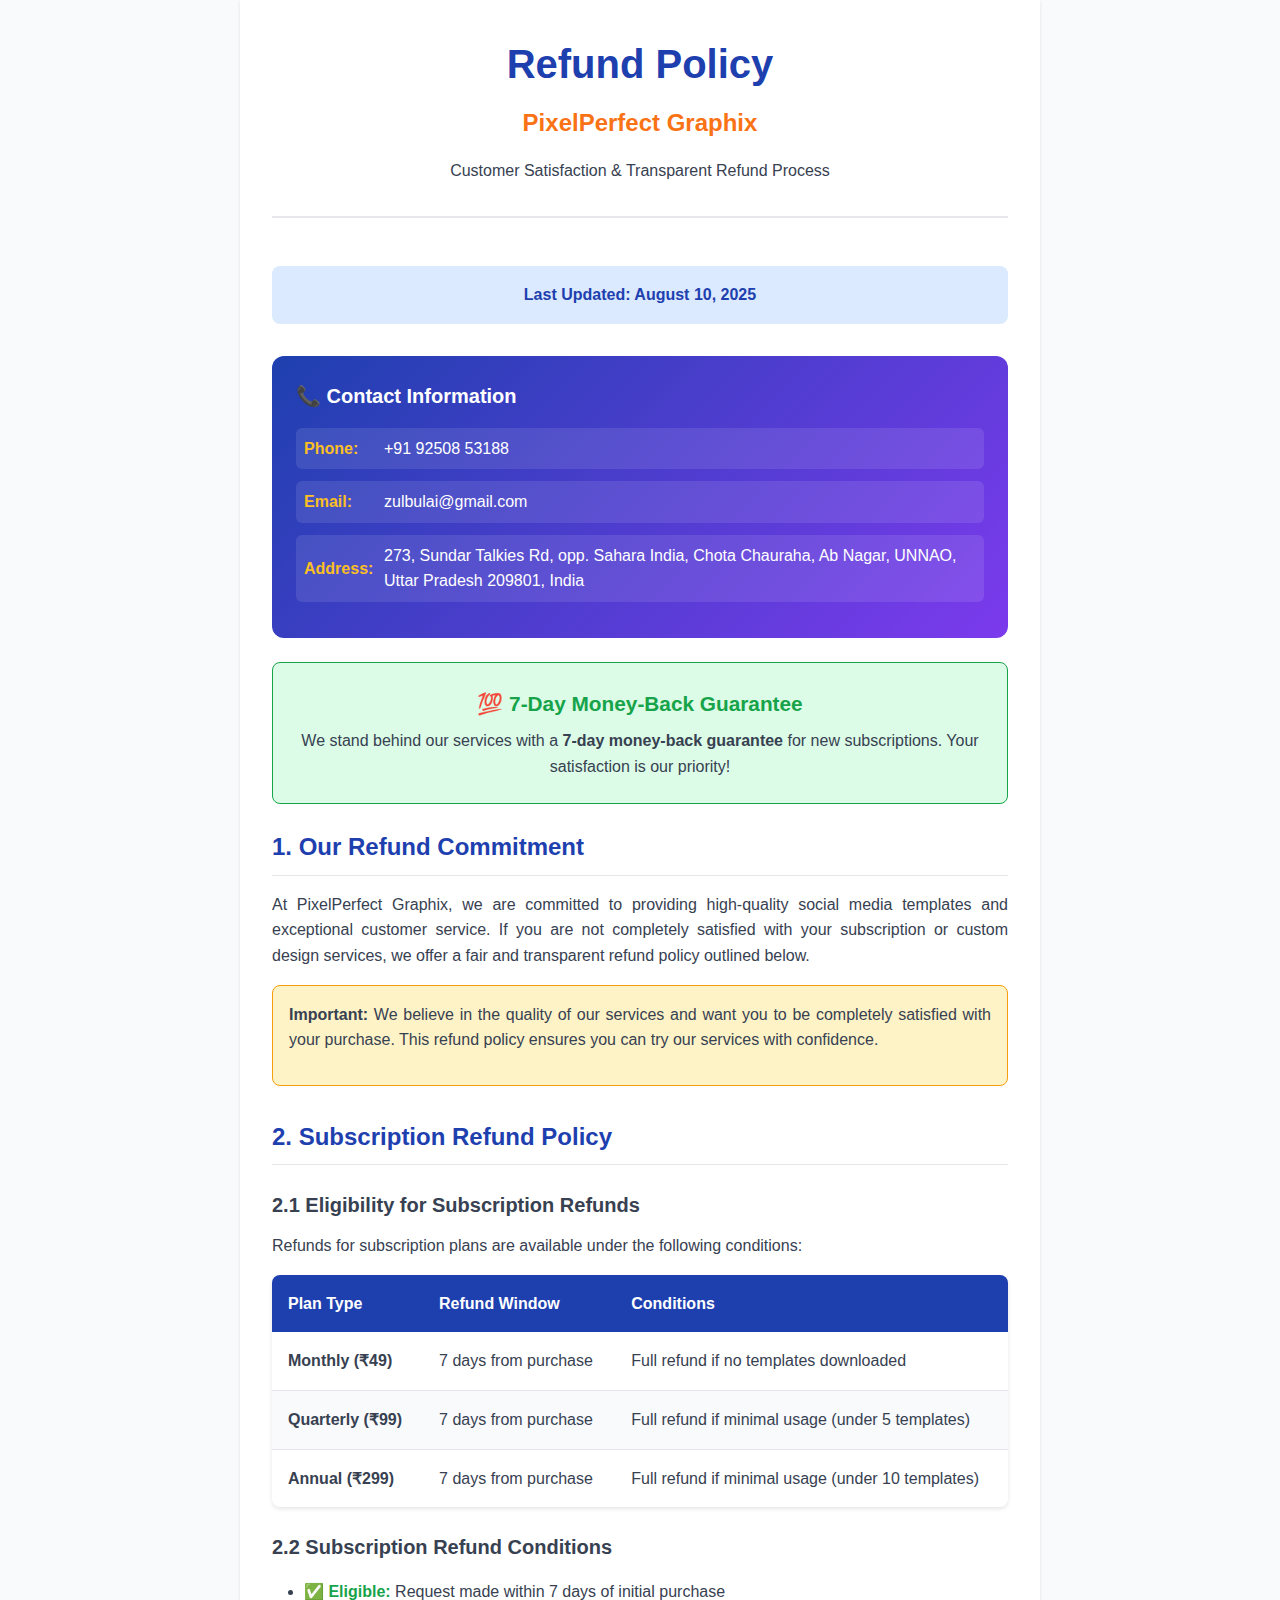
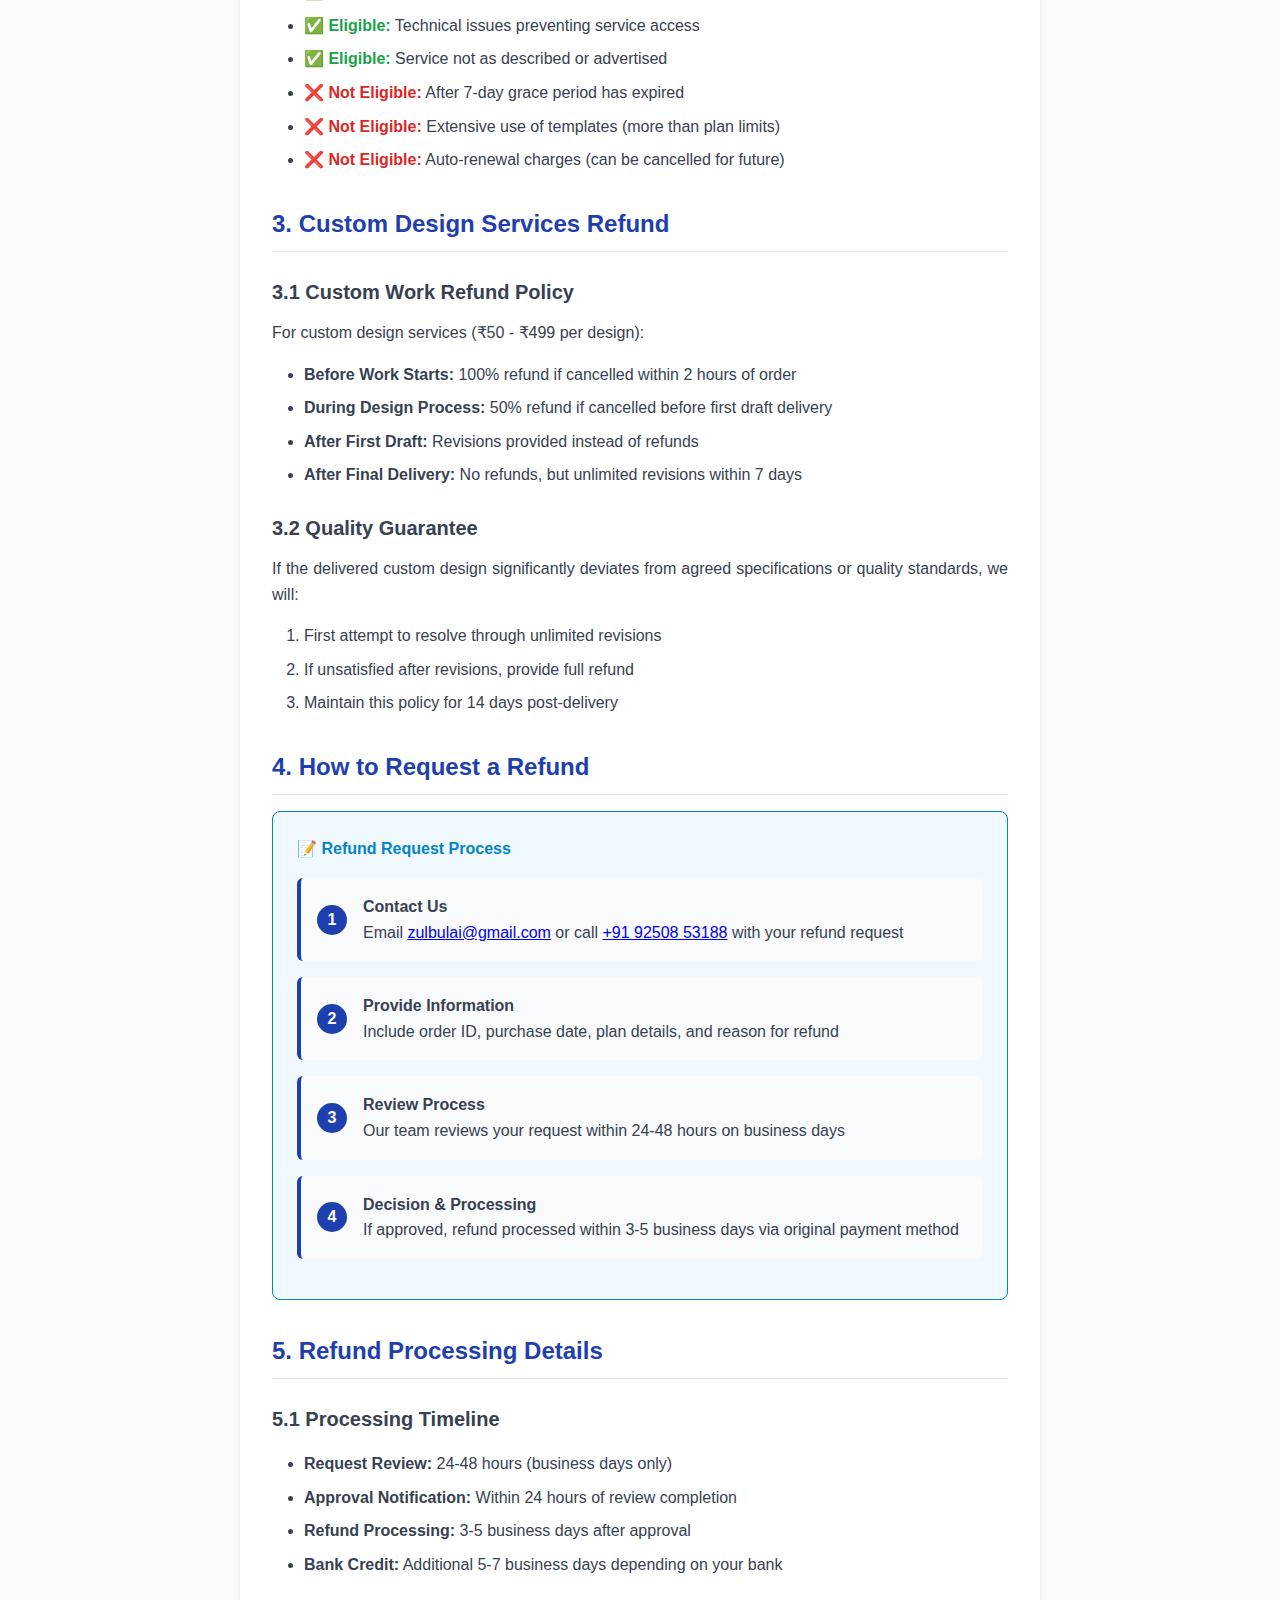
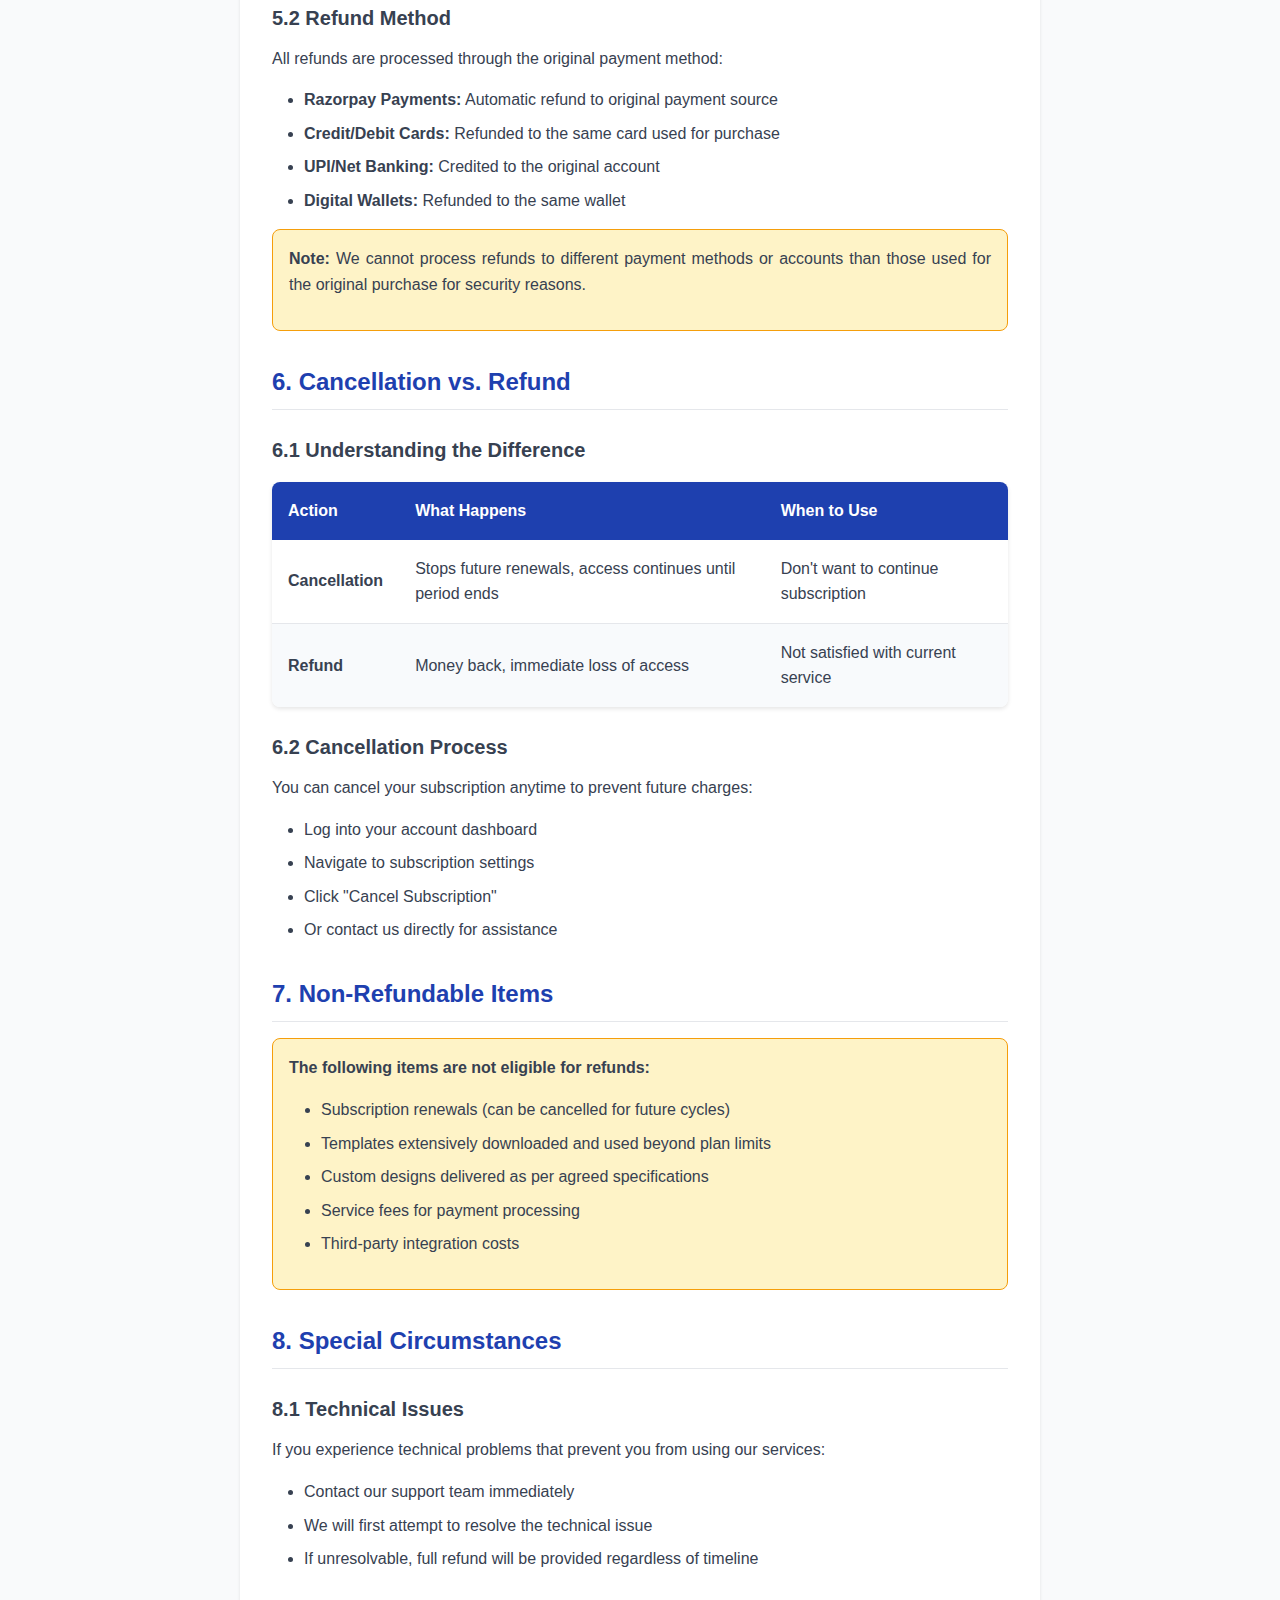
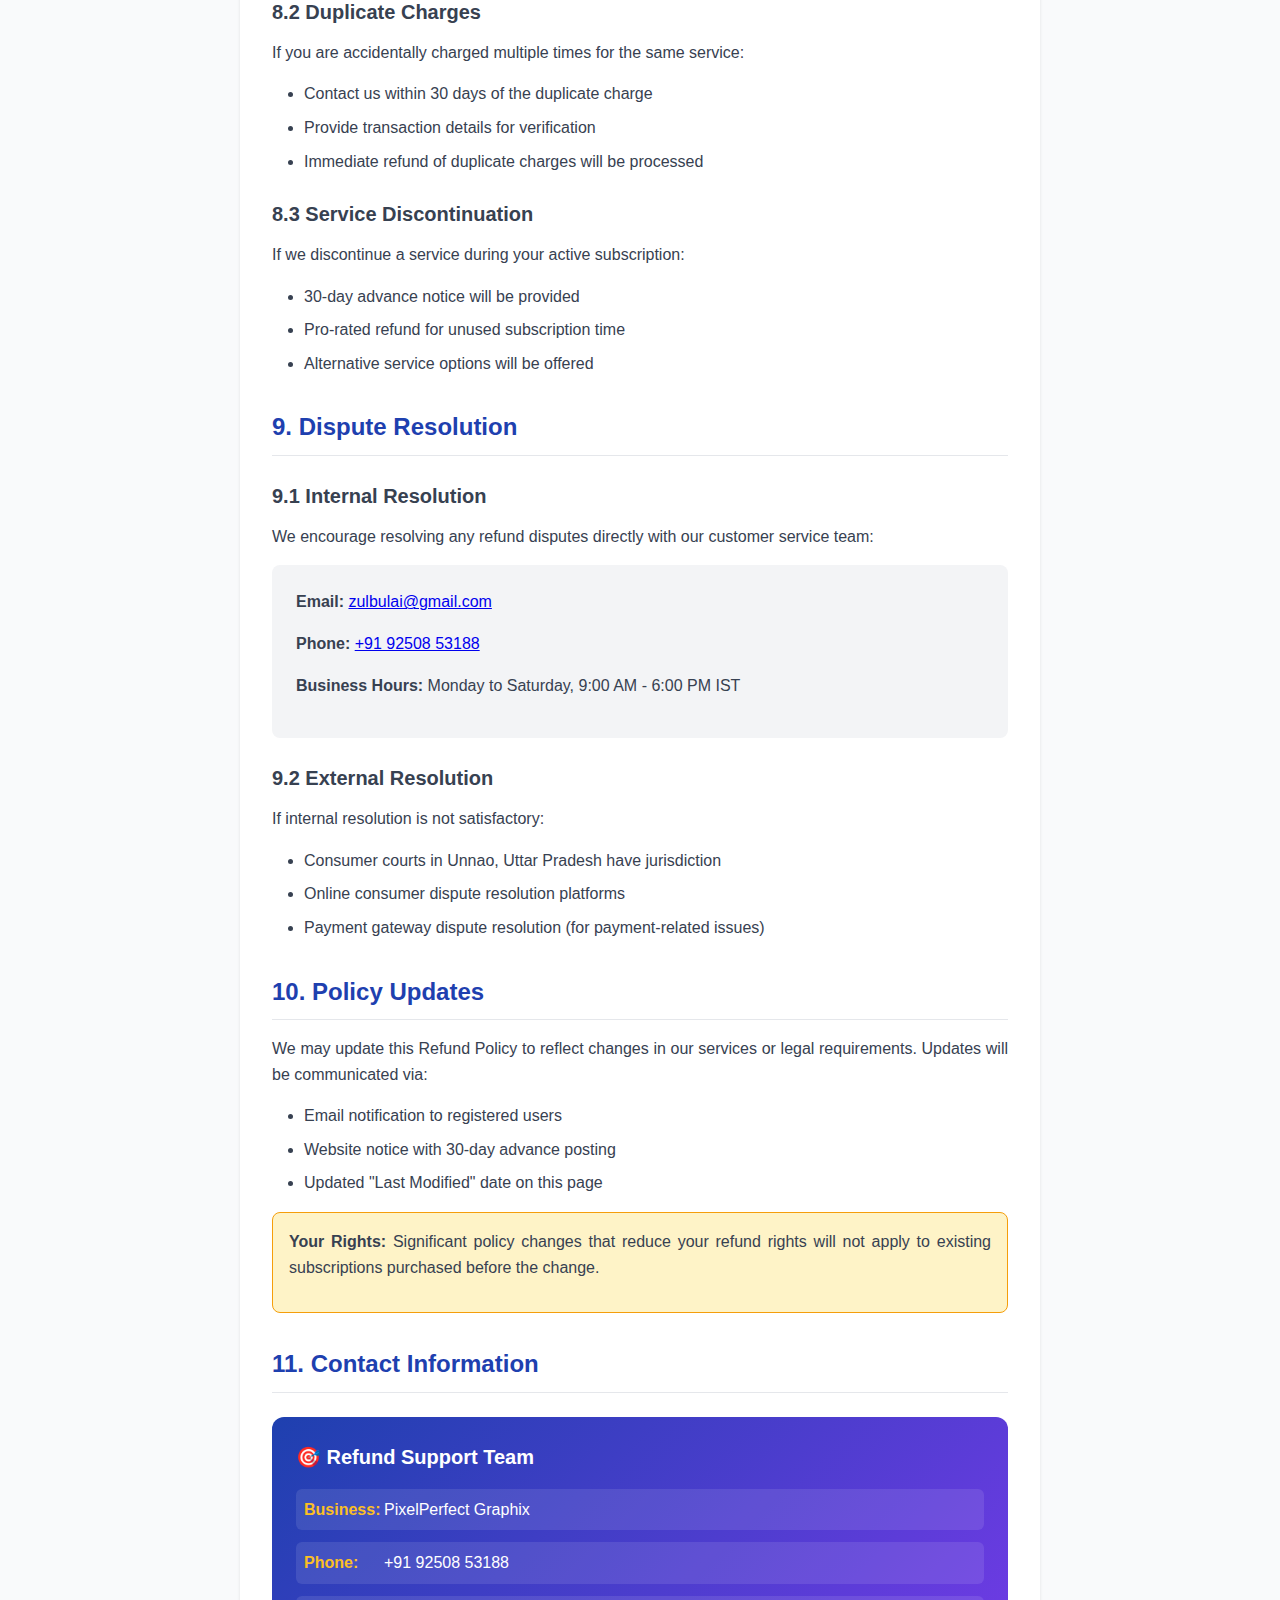
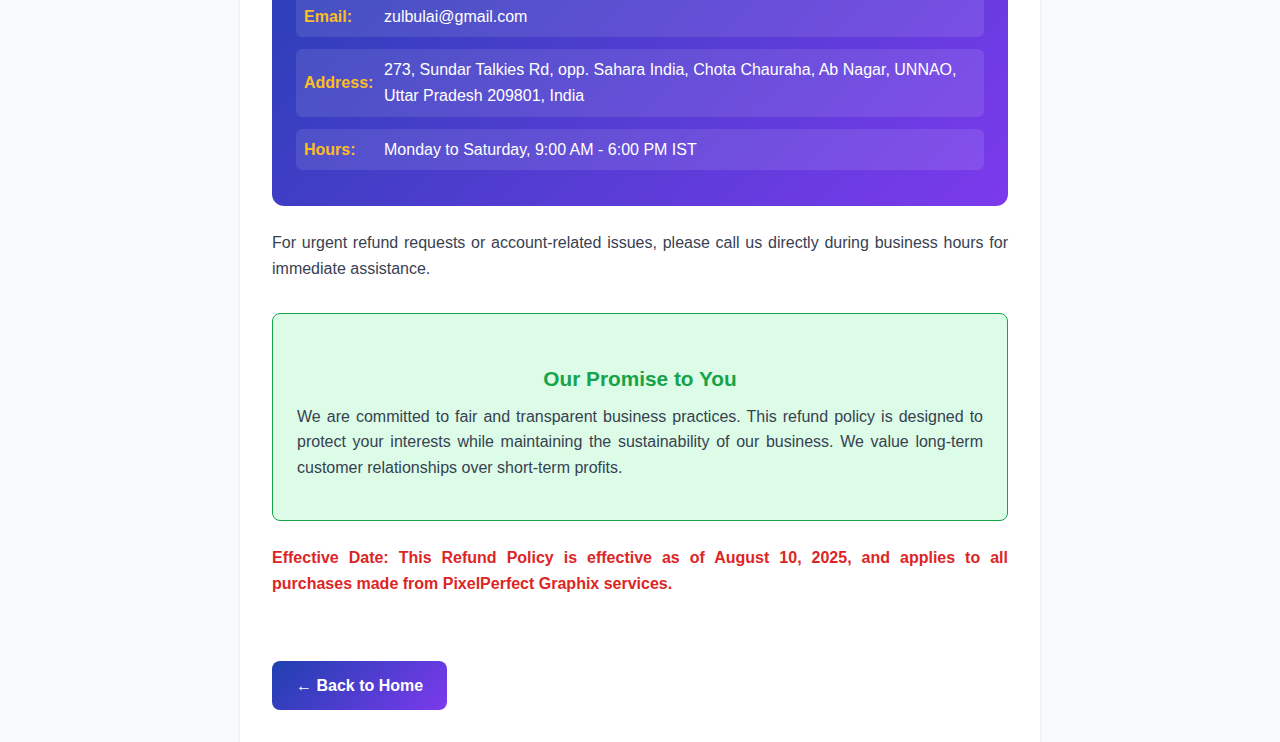
<file: pages/refund-policy.html>
<!DOCTYPE html>
<html lang="en">
<head>
    <meta charset="UTF-8">
    <meta name="viewport" content="width=device-width, initial-scale=1.0">
    <title>Refund Policy - PixelPerfect Graphix</title>
    <style>
        * {
            margin: 0;
            padding: 0;
            box-sizing: border-box;
        }

        body {
            font-family: -apple-system, BlinkMacSystemFont, 'Segoe UI', Roboto, sans-serif;
            line-height: 1.6;
            color: #374151;
            background-color: #f9fafb;
        }

        .container {
            max-width: 800px;
            margin: 0 auto;
            padding: 2rem;
            background: white;
            box-shadow: 0 1px 3px rgba(0, 0, 0, 0.1);
            min-height: 100vh;
        }

        .header {
            text-align: center;
            margin-bottom: 3rem;
            padding-bottom: 2rem;
            border-bottom: 2px solid #e5e7eb;
        }

        .header h1 {
            color: #1e40af;
            font-size: 2.5rem;
            margin-bottom: 0.5rem;
            font-weight: 700;
        }

        .header .company-name {
            color: #f97316;
            font-size: 1.5rem;
            font-weight: 600;
            margin-bottom: 1rem;
        }

        .last-updated {
            background: #dbeafe;
            padding: 1rem;
            border-radius: 8px;
            text-align: center;
            font-weight: 600;
            color: #1e40af;
            margin-bottom: 2rem;
        }

        .section {
            margin-bottom: 2rem;
        }

        .section h2 {
            color: #1e40af;
            font-size: 1.5rem;
            margin-bottom: 1rem;
            padding-bottom: 0.5rem;
            border-bottom: 1px solid #e5e7eb;
        }

        .section h3 {
            color: #374151;
            font-size: 1.25rem;
            margin: 1.5rem 0 0.75rem 0;
            font-weight: 600;
        }

        .section p {
            margin-bottom: 1rem;
            text-align: justify;
        }

        .section ul, .section ol {
            margin: 1rem 0;
            padding-left: 2rem;
        }

        .section li {
            margin-bottom: 0.5rem;
        }

        .highlight-box {
            background: #fef3c7;
            border: 1px solid #f59e0b;
            padding: 1rem;
            border-radius: 8px;
            margin: 1rem 0;
        }

        .guarantee-box {
            background: #dcfce7;
            border: 1px solid #16a34a;
            padding: 1.5rem;
            border-radius: 8px;
            margin: 1.5rem 0;
            text-align: center;
        }

        .guarantee-box h3 {
            color: #16a34a;
            margin-bottom: 0.5rem;
            font-size: 1.3rem;
        }

        .refund-process {
            background: #f0f9ff;
            border: 1px solid #0284c7;
            padding: 1.5rem;
            border-radius: 8px;
            margin: 1rem 0;
        }

        .refund-process h4 {
            color: #0284c7;
            margin-bottom: 1rem;
        }

        .timeline {
            display: flex;
            flex-direction: column;
            gap: 1rem;
            margin: 1rem 0;
        }

        .timeline-item {
            display: flex;
            align-items: center;
            padding: 1rem;
            background: #f8fafc;
            border-radius: 6px;
            border-left: 4px solid #1e40af;
        }

        .timeline-number {
            background: #1e40af;
            color: white;
            width: 30px;
            height: 30px;
            border-radius: 50%;
            display: flex;
            align-items: center;
            justify-content: center;
            font-weight: bold;
            margin-right: 1rem;
            flex-shrink: 0;
        }

        .contact-info {
            background: #f3f4f6;
            padding: 1.5rem;
            border-radius: 8px;
            margin: 1rem 0;
        }

        .contact-info h4 {
            color: #1e40af;
            margin-bottom: 0.5rem;
        }

        .important {
            color: #dc2626;
            font-weight: 600;
        }

        .success {
            color: #16a34a;
            font-weight: 600;
        }

        .back-link {
            display: inline-block;
            background: linear-gradient(135deg, #1e40af, #7c3aed);
            color: white;
            padding: 0.75rem 1.5rem;
            text-decoration: none;
            border-radius: 8px;
            margin-top: 2rem;
            transition: all 0.3s ease;
            font-weight: 600;
        }

        .back-link:hover {
            transform: translateY(-2px);
            box-shadow: 0 4px 12px rgba(30, 64, 175, 0.3);
        }

        .contact-details {
            background: linear-gradient(135deg, #1e40af, #7c3aed);
            color: white;
            padding: 1.5rem;
            border-radius: 12px;
            margin: 1.5rem 0;
        }

        .contact-details h4 {
            color: white;
            margin-bottom: 1rem;
            font-size: 1.25rem;
        }

        .contact-item {
            display: flex;
            align-items: center;
            margin-bottom: 0.75rem;
            padding: 0.5rem;
            background: rgba(255, 255, 255, 0.1);
            border-radius: 6px;
        }

        .contact-item strong {
            min-width: 80px;
            color: #fbbf24;
        }

        .contact-item a {
            color: white;
            text-decoration: none;
        }

        .contact-item a:hover {
            text-decoration: underline;
        }

        .policy-table {
            width: 100%;
            border-collapse: collapse;
            margin: 1rem 0;
            background: white;
            border-radius: 8px;
            overflow: hidden;
            box-shadow: 0 2px 4px rgba(0, 0, 0, 0.1);
        }

        .policy-table th {
            background: #1e40af;
            color: white;
            padding: 1rem;
            text-align: left;
            font-weight: 600;
        }

        .policy-table td {
            padding: 1rem;
            border-bottom: 1px solid #e5e7eb;
        }

        .policy-table tr:last-child td {
            border-bottom: none;
        }

        .policy-table tr:nth-child(even) {
            background: #f8fafc;
        }

        @media (max-width: 768px) {
            .container {
                padding: 1rem;
            }
            
            .header h1 {
                font-size: 2rem;
            }
            
            .header .company-name {
                font-size: 1.25rem;
            }

            .contact-item {
                flex-direction: column;
                align-items: flex-start;
            }

            .contact-item strong {
                margin-bottom: 0.25rem;
            }

            .timeline-item {
                flex-direction: column;
                align-items: flex-start;
                text-align: left;
            }

            .timeline-number {
                margin-right: 0;
                margin-bottom: 0.5rem;
            }
        }
    </style>
</head>
<body>
    <div class="container">
        <div class="header">
            <h1>Refund Policy</h1>
            <div class="company-name">PixelPerfect Graphix</div>
            <p>Customer Satisfaction & Transparent Refund Process</p>
        </div>

        <div class="last-updated">
            <strong>Last Updated:</strong> August 10, 2025
        </div>

        <div class="contact-details">
            <h4>📞 Contact Information</h4>
            <div class="contact-item">
                <strong>Phone:</strong>
                <a href="tel:+919250853188">+91 92508 53188</a>
            </div>
            <div class="contact-item">
                <strong>Email:</strong>
                <a href="mailto:zulbulai@gmail.com">zulbulai@gmail.com</a>
            </div>
            <div class="contact-item">
                <strong>Address:</strong>
                <span>273, Sundar Talkies Rd, opp. Sahara India, Chota Chauraha, Ab Nagar, UNNAO, Uttar Pradesh 209801, India</span>
            </div>
        </div>

        <div class="guarantee-box">
            <h3>💯 7-Day Money-Back Guarantee</h3>
            <p>We stand behind our services with a <strong>7-day money-back guarantee</strong> for new subscriptions. Your satisfaction is our priority!</p>
        </div>

        <div class="section">
            <h2>1. Our Refund Commitment</h2>
            <p>At PixelPerfect Graphix, we are committed to providing high-quality social media templates and exceptional customer service. If you are not completely satisfied with your subscription or custom design services, we offer a fair and transparent refund policy outlined below.</p>
            
            <div class="highlight-box">
                <p><strong>Important:</strong> We believe in the quality of our services and want you to be completely satisfied with your purchase. This refund policy ensures you can try our services with confidence.</p>
            </div>
        </div>

        <div class="section">
            <h2>2. Subscription Refund Policy</h2>
            
            <h3>2.1 Eligibility for Subscription Refunds</h3>
            <p>Refunds for subscription plans are available under the following conditions:</p>
            
            <table class="policy-table">
                <thead>
                    <tr>
                        <th>Plan Type</th>
                        <th>Refund Window</th>
                        <th>Conditions</th>
                    </tr>
                </thead>
                <tbody>
                    <tr>
                        <td><strong>Monthly (₹49)</strong></td>
                        <td>7 days from purchase</td>
                        <td>Full refund if no templates downloaded</td>
                    </tr>
                    <tr>
                        <td><strong>Quarterly (₹99)</strong></td>
                        <td>7 days from purchase</td>
                        <td>Full refund if minimal usage (under 5 templates)</td>
                    </tr>
                    <tr>
                        <td><strong>Annual (₹299)</strong></td>
                        <td>7 days from purchase</td>
                        <td>Full refund if minimal usage (under 10 templates)</td>
                    </tr>
                </tbody>
            </table>
            
            <h3>2.2 Subscription Refund Conditions</h3>
            <ul>
                <li><span class="success">✅ Eligible:</span> Request made within 7 days of initial purchase</li>
                <li><span class="success">✅ Eligible:</span> Technical issues preventing service access</li>
                <li><span class="success">✅ Eligible:</span> Service not as described or advertised</li>
                <li><span class="important">❌ Not Eligible:</span> After 7-day grace period has expired</li>
                <li><span class="important">❌ Not Eligible:</span> Extensive use of templates (more than plan limits)</li>
                <li><span class="important">❌ Not Eligible:</span> Auto-renewal charges (can be cancelled for future)</li>
            </ul>
        </div>

        <div class="section">
            <h2>3. Custom Design Services Refund</h2>
            
            <h3>3.1 Custom Work Refund Policy</h3>
            <p>For custom design services (₹50 - ₹499 per design):</p>
            <ul>
                <li><strong>Before Work Starts:</strong> 100% refund if cancelled within 2 hours of order</li>
                <li><strong>During Design Process:</strong> 50% refund if cancelled before first draft delivery</li>
                <li><strong>After First Draft:</strong> Revisions provided instead of refunds</li>
                <li><strong>After Final Delivery:</strong> No refunds, but unlimited revisions within 7 days</li>
            </ul>
            
            <h3>3.2 Quality Guarantee</h3>
            <p>If the delivered custom design significantly deviates from agreed specifications or quality standards, we will:</p>
            <ol>
                <li>First attempt to resolve through unlimited revisions</li>
                <li>If unsatisfied after revisions, provide full refund</li>
                <li>Maintain this policy for 14 days post-delivery</li>
            </ol>
        </div>

        <div class="section">
            <h2>4. How to Request a Refund</h2>
            
            <div class="refund-process">
                <h4>📝 Refund Request Process</h4>
                <div class="timeline">
                    <div class="timeline-item">
                        <div class="timeline-number">1</div>
                        <div>
                            <strong>Contact Us</strong><br>
                            Email <a href="mailto:zulbulai@gmail.com">zulbulai@gmail.com</a> or call <a href="tel:+919250853188">+91 92508 53188</a> with your refund request
                        </div>
                    </div>
                    <div class="timeline-item">
                        <div class="timeline-number">2</div>
                        <div>
                            <strong>Provide Information</strong><br>
                            Include order ID, purchase date, plan details, and reason for refund
                        </div>
                    </div>
                    <div class="timeline-item">
                        <div class="timeline-number">3</div>
                        <div>
                            <strong>Review Process</strong><br>
                            Our team reviews your request within 24-48 hours on business days
                        </div>
                    </div>
                    <div class="timeline-item">
                        <div class="timeline-number">4</div>
                        <div>
                            <strong>Decision & Processing</strong><br>
                            If approved, refund processed within 3-5 business days via original payment method
                        </div>
                    </div>
                </div>
            </div>
        </div>

        <div class="section">
            <h2>5. Refund Processing Details</h2>
            
            <h3>5.1 Processing Timeline</h3>
            <ul>
                <li><strong>Request Review:</strong> 24-48 hours (business days only)</li>
                <li><strong>Approval Notification:</strong> Within 24 hours of review completion</li>
                <li><strong>Refund Processing:</strong> 3-5 business days after approval</li>
                <li><strong>Bank Credit:</strong> Additional 5-7 business days depending on your bank</li>
            </ul>
            
            <h3>5.2 Refund Method</h3>
            <p>All refunds are processed through the original payment method:</p>
            <ul>
                <li><strong>Razorpay Payments:</strong> Automatic refund to original payment source</li>
                <li><strong>Credit/Debit Cards:</strong> Refunded to the same card used for purchase</li>
                <li><strong>UPI/Net Banking:</strong> Credited to the original account</li>
                <li><strong>Digital Wallets:</strong> Refunded to the same wallet</li>
            </ul>
            
            <div class="highlight-box">
                <p><strong>Note:</strong> We cannot process refunds to different payment methods or accounts than those used for the original purchase for security reasons.</p>
            </div>
        </div>

        <div class="section">
            <h2>6. Cancellation vs. Refund</h2>
            
            <h3>6.1 Understanding the Difference</h3>
            <table class="policy-table">
                <thead>
                    <tr>
                        <th>Action</th>
                        <th>What Happens</th>
                        <th>When to Use</th>
                    </tr>
                </thead>
                <tbody>
                    <tr>
                        <td><strong>Cancellation</strong></td>
                        <td>Stops future renewals, access continues until period ends</td>
                        <td>Don't want to continue subscription</td>
                    </tr>
                    <tr>
                        <td><strong>Refund</strong></td>
                        <td>Money back, immediate loss of access</td>
                        <td>Not satisfied with current service</td>
                    </tr>
                </tbody>
            </table>
            
            <h3>6.2 Cancellation Process</h3>
            <p>You can cancel your subscription anytime to prevent future charges:</p>
            <ul>
                <li>Log into your account dashboard</li>
                <li>Navigate to subscription settings</li>
                <li>Click "Cancel Subscription"</li>
                <li>Or contact us directly for assistance</li>
            </ul>
        </div>

        <div class="section">
            <h2>7. Non-Refundable Items</h2>
            
            <div class="highlight-box">
                <p><strong>The following items are not eligible for refunds:</strong></p>
                <ul>
                    <li>Subscription renewals (can be cancelled for future cycles)</li>
                    <li>Templates extensively downloaded and used beyond plan limits</li>
                    <li>Custom designs delivered as per agreed specifications</li>
                    <li>Service fees for payment processing</li>
                    <li>Third-party integration costs</li>
                </ul>
            </div>
        </div>

        <div class="section">
            <h2>8. Special Circumstances</h2>
            
            <h3>8.1 Technical Issues</h3>
            <p>If you experience technical problems that prevent you from using our services:</p>
            <ul>
                <li>Contact our support team immediately</li>
                <li>We will first attempt to resolve the technical issue</li>
                <li>If unresolvable, full refund will be provided regardless of timeline</li>
            </ul>
            
            <h3>8.2 Duplicate Charges</h3>
            <p>If you are accidentally charged multiple times for the same service:</p>
            <ul>
                <li>Contact us within 30 days of the duplicate charge</li>
                <li>Provide transaction details for verification</li>
                <li>Immediate refund of duplicate charges will be processed</li>
            </ul>
            
            <h3>8.3 Service Discontinuation</h3>
            <p>If we discontinue a service during your active subscription:</p>
            <ul>
                <li>30-day advance notice will be provided</li>
                <li>Pro-rated refund for unused subscription time</li>
                <li>Alternative service options will be offered</li>
            </ul>
        </div>

        <div class="section">
            <h2>9. Dispute Resolution</h2>
            
            <h3>9.1 Internal Resolution</h3>
            <p>We encourage resolving any refund disputes directly with our customer service team:</p>
            <div class="contact-info">
                <p><strong>Email:</strong> <a href="mailto:zulbulai@gmail.com">zulbulai@gmail.com</a></p>
                <p><strong>Phone:</strong> <a href="tel:+919250853188">+91 92508 53188</a></p>
                <p><strong>Business Hours:</strong> Monday to Saturday, 9:00 AM - 6:00 PM IST</p>
            </div>
            
            <h3>9.2 External Resolution</h3>
            <p>If internal resolution is not satisfactory:</p>
            <ul>
                <li>Consumer courts in Unnao, Uttar Pradesh have jurisdiction</li>
                <li>Online consumer dispute resolution platforms</li>
                <li>Payment gateway dispute resolution (for payment-related issues)</li>
            </ul>
        </div>

        <div class="section">
            <h2>10. Policy Updates</h2>
            
            <p>We may update this Refund Policy to reflect changes in our services or legal requirements. Updates will be communicated via:</p>
            <ul>
                <li>Email notification to registered users</li>
                <li>Website notice with 30-day advance posting</li>
                <li>Updated "Last Modified" date on this page</li>
            </ul>
            
            <div class="highlight-box">
                <p><strong>Your Rights:</strong> Significant policy changes that reduce your refund rights will not apply to existing subscriptions purchased before the change.</p>
            </div>
        </div>

        <div class="section">
            <h2>11. Contact Information</h2>
            
            <div class="contact-details">
                <h4>🎯 Refund Support Team</h4>
                <div class="contact-item">
                    <strong>Business:</strong>
                    <span>PixelPerfect Graphix</span>
                </div>
                <div class="contact-item">
                    <strong>Phone:</strong>
                    <a href="tel:+919250853188">+91 92508 53188</a>
                </div>
                <div class="contact-item">
                    <strong>Email:</strong>
                    <a href="mailto:zulbulai@gmail.com">zulbulai@gmail.com</a>
                </div>
                <div class="contact-item">
                    <strong>Address:</strong>
                    <span>273, Sundar Talkies Rd, opp. Sahara India, Chota Chauraha, Ab Nagar, UNNAO, Uttar Pradesh 209801, India</span>
                </div>
                <div class="contact-item">
                    <strong>Hours:</strong>
                    <span>Monday to Saturday, 9:00 AM - 6:00 PM IST</span>
                </div>
            </div>
            
            <p>For urgent refund requests or account-related issues, please call us directly during business hours for immediate assistance.</p>
        </div>

        <div class="section">
            <div class="guarantee-box">
                <h3>Our Promise to You</h3>
                <p>We are committed to fair and transparent business practices. This refund policy is designed to protect your interests while maintaining the sustainability of our business. We value long-term customer relationships over short-term profits.</p>
            </div>
            
            <p class="important">
                <strong>Effective Date:</strong> This Refund Policy is effective as of August 10, 2025, and applies to all purchases made from PixelPerfect Graphix services.
            </p>
        </div>

        <a href="https://pixelperfectgraphix.vercel.app" class="back-link">← Back to Home</a>
    </div>
</body>
</html>
</file>
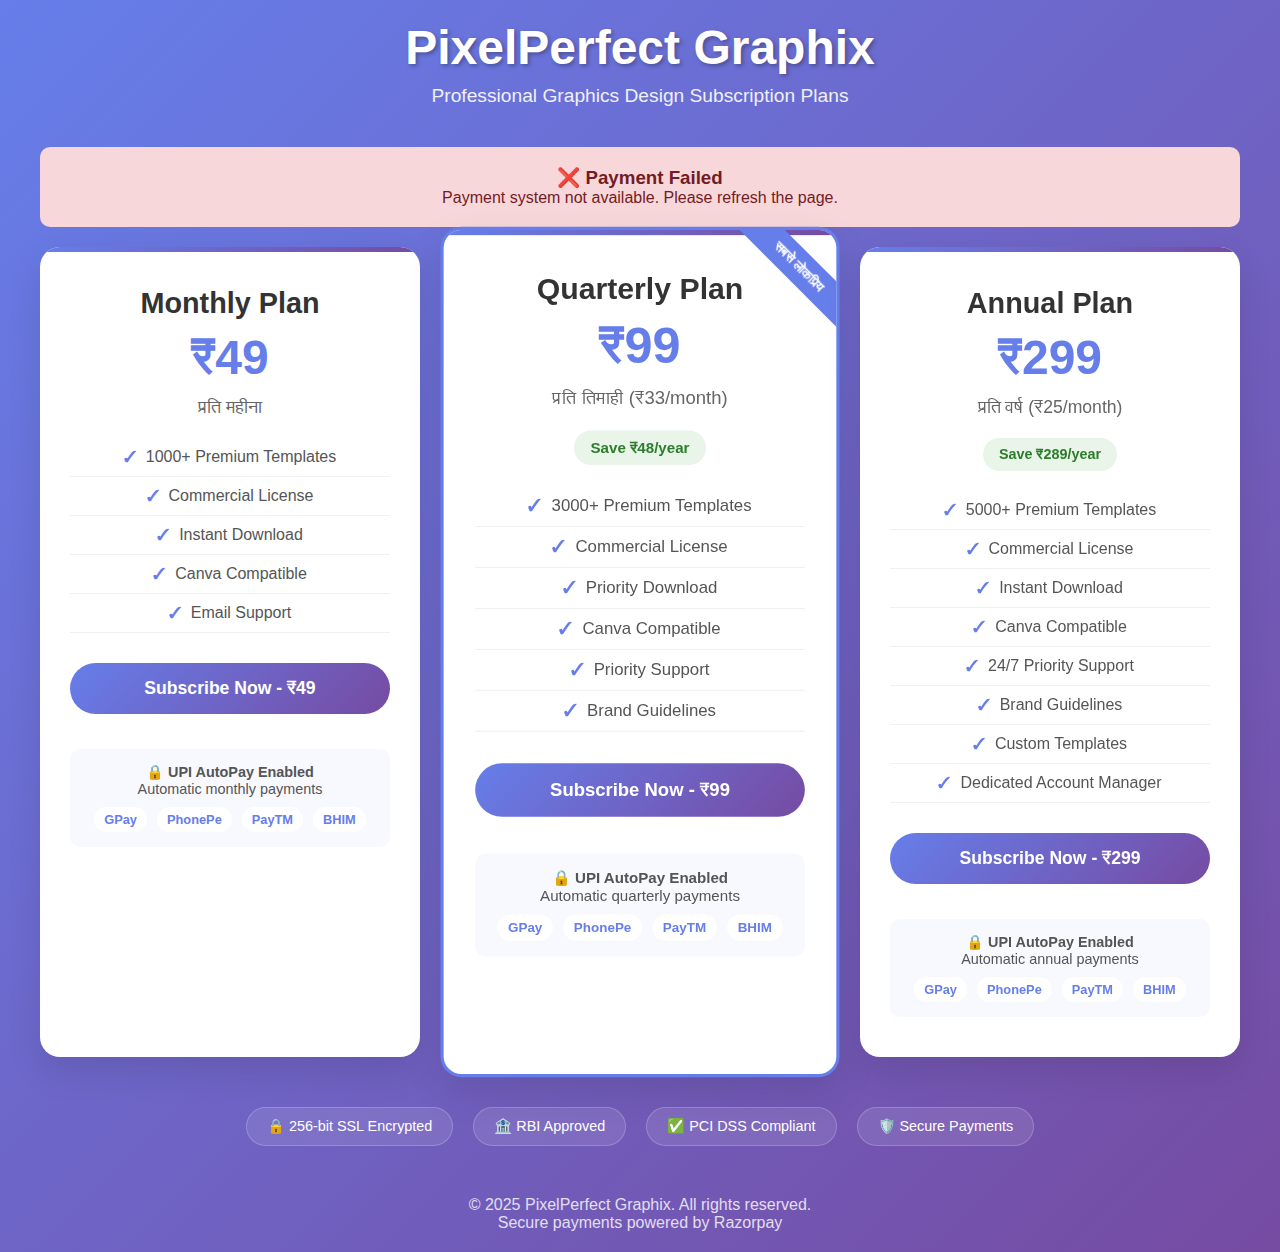
<file: pages/subscription.html>
<!DOCTYPE html>
<html lang="hi">
<head>
    <meta charset="UTF-8">
    <meta name="viewport" content="width=device-width, initial-scale=1.0">
    <title>PixelPerfect Graphix - Subscription Plans</title>
    <script src="https://checkout.razorpay.com/v1/checkout.js"></script>
    <style>
        * {
            margin: 0;
            padding: 0;
            box-sizing: border-box;
        }

        body {
            font-family: 'Segoe UI', Tahoma, Geneva, Verdana, sans-serif;
            background: linear-gradient(135deg, #667eea 0%, #764ba2 100%);
            min-height: 100vh;
            padding: 20px;
        }

        .container {
            max-width: 1200px;
            margin: 0 auto;
        }

        .header {
            text-align: center;
            color: white;
            margin-bottom: 40px;
        }

        .header h1 {
            font-size: 3rem;
            margin-bottom: 10px;
            text-shadow: 2px 2px 4px rgba(0,0,0,0.3);
        }

        .header p {
            font-size: 1.2rem;
            opacity: 0.9;
        }

        .pricing-container {
            display: grid;
            grid-template-columns: repeat(auto-fit, minmax(300px, 1fr));
            gap: 30px;
            margin-bottom: 50px;
        }

        .pricing-card {
            background: white;
            border-radius: 20px;
            padding: 40px 30px;
            text-align: center;
            box-shadow: 0 15px 35px rgba(0,0,0,0.1);
            transition: all 0.3s ease;
            position: relative;
            overflow: hidden;
        }

        .pricing-card::before {
            content: '';
            position: absolute;
            top: 0;
            left: 0;
            right: 0;
            height: 5px;
            background: linear-gradient(90deg, #667eea, #764ba2);
        }

        .pricing-card:hover {
            transform: translateY(-10px);
            box-shadow: 0 25px 50px rgba(0,0,0,0.2);
        }

        .popular {
            transform: scale(1.05);
            border: 3px solid #667eea;
        }

        .popular::after {
            content: 'सबसे लोकप्रिय';
            position: absolute;
            top: 20px;
            right: -35px;
            background: #667eea;
            color: white;
            padding: 8px 40px;
            font-size: 12px;
            font-weight: bold;
            transform: rotate(45deg);
        }

        .plan-name {
            font-size: 1.8rem;
            font-weight: bold;
            color: #333;
            margin-bottom: 10px;
        }

        .plan-price {
            font-size: 3rem;
            font-weight: bold;
            color: #667eea;
            margin-bottom: 10px;
        }

        .plan-duration {
            color: #666;
            margin-bottom: 20px;
            font-size: 1.1rem;
        }

        .plan-savings {
            background: #e8f5e8;
            color: #2d7d2d;
            padding: 8px 16px;
            border-radius: 20px;
            font-size: 0.9rem;
            font-weight: bold;
            margin-bottom: 20px;
            display: inline-block;
        }

        .plan-features {
            list-style: none;
            margin-bottom: 30px;
        }

        .plan-features li {
            padding: 10px 0;
            border-bottom: 1px solid #f0f0f0;
            color: #555;
        }

        .plan-features li:before {
            content: '✓';
            color: #667eea;
            font-weight: bold;
            margin-right: 10px;
        }

        .subscribe-btn {
            background: linear-gradient(135deg, #667eea 0%, #764ba2 100%);
            color: white;
            border: none;
            padding: 15px 40px;
            font-size: 1.1rem;
            font-weight: bold;
            border-radius: 50px;
            cursor: pointer;
            transition: all 0.3s ease;
            width: 100%;
            margin-bottom: 15px;
        }

        .subscribe-btn:hover {
            transform: translateY(-2px);
            box-shadow: 0 10px 25px rgba(102, 126, 234, 0.4);
        }

        .subscribe-btn:active {
            transform: translateY(0);
        }

        .upi-info {
            background: #f8f9ff;
            padding: 15px;
            border-radius: 10px;
            margin-top: 20px;
            font-size: 0.9rem;
            color: #555;
        }

        .upi-apps {
            display: flex;
            justify-content: center;
            gap: 10px;
            margin-top: 10px;
        }

        .upi-app {
            background: white;
            padding: 5px 10px;
            border-radius: 15px;
            font-size: 0.8rem;
            color: #667eea;
            font-weight: bold;
        }

        .success-message {
            background: #d4edda;
            color: #155724;
            padding: 20px;
            border-radius: 10px;
            margin-bottom: 20px;
            text-align: center;
            display: none;
        }

        .error-message {
            background: #f8d7da;
            color: #721c24;
            padding: 20px;
            border-radius: 10px;
            margin-bottom: 20px;
            text-align: center;
            display: none;
        }

        .loading {
            opacity: 0.7;
            pointer-events: none;
        }

        .loading::after {
            content: '';
            position: absolute;
            top: 50%;
            left: 50%;
            width: 20px;
            height: 20px;
            border: 2px solid #fff;
            border-top: 2px solid transparent;
            border-radius: 50%;
            animation: spin 1s linear infinite;
            transform: translate(-50%, -50%);
        }

        @keyframes spin {
            0% { transform: translate(-50%, -50%) rotate(0deg); }
            100% { transform: translate(-50%, -50%) rotate(360deg); }
        }

        .footer {
            text-align: center;
            color: white;
            opacity: 0.8;
            margin-top: 50px;
        }

        .security-badges {
            display: flex;
            justify-content: center;
            gap: 20px;
            margin: 30px 0;
            flex-wrap: wrap;
        }

        .security-badge {
            background: rgba(255,255,255,0.1);
            color: white;
            padding: 10px 20px;
            border-radius: 25px;
            font-size: 0.9rem;
            border: 1px solid rgba(255,255,255,0.2);
        }

        @media (max-width: 768px) {
            .header h1 {
                font-size: 2rem;
            }
            
            .pricing-container {
                grid-template-columns: 1fr;
                gap: 20px;
            }
            
            .popular {
                transform: none;
            }
            
            .security-badges {
                flex-direction: column;
                align-items: center;
            }
        }
    </style>
</head>
<body>
    <div class="container">
        <!-- Header -->
        <div class="header">
            <h1>PixelPerfect Graphix</h1>
            <p>Professional Graphics Design Subscription Plans</p>
        </div>

        <!-- Success/Error Messages -->
        <div id="successMessage" class="success-message">
            <h3>🎉 Payment Successful!</h3>
            <p>आपका subscription activate हो गया है। Welcome to PixelPerfect Graphix!</p>
        </div>

        <div id="errorMessage" class="error-message">
            <h3>❌ Payment Failed</h3>
            <p id="errorText">कुछ गलत हुआ है। कृपया दोबारा कोशिश करें।</p>
        </div>

        <!-- Pricing Cards -->
        <div class="pricing-container">
            <!-- Monthly Plan -->
            <div class="pricing-card">
                <div class="plan-name">Monthly Plan</div>
                <div class="plan-price">₹49</div>
                <div class="plan-duration">प्रति महीना</div>
                
                <ul class="plan-features">
                    <li>1000+ Premium Templates</li>
                    <li>Commercial License</li>
                    <li>Instant Download</li>
                    <li>Canva Compatible</li>
                    <li>Email Support</li>
                </ul>
                
                <button class="subscribe-btn" onclick="handleSubscription('monthly', 49, 'plan_monthly_id')">
                    Subscribe Now - ₹49
                </button>
                
                <div class="upi-info">
                    <strong>🔒 UPI AutoPay Enabled</strong><br>
                    Automatic monthly payments
                    <div class="upi-apps">
                        <span class="upi-app">GPay</span>
                        <span class="upi-app">PhonePe</span>
                        <span class="upi-app">PayTM</span>
                        <span class="upi-app">BHIM</span>
                    </div>
                </div>
            </div>

            <!-- Quarterly Plan -->
            <div class="pricing-card popular">
                <div class="plan-name">Quarterly Plan</div>
                <div class="plan-price">₹99</div>
                <div class="plan-duration">प्रति तिमाही (₹33/month)</div>
                <div class="plan-savings">Save ₹48/year</div>
                
                <ul class="plan-features">
                    <li>3000+ Premium Templates</li>
                    <li>Commercial License</li>
                    <li>Priority Download</li>
                    <li>Canva Compatible</li>
                    <li>Priority Support</li>
                    <li>Brand Guidelines</li>
                </ul>
                
                <button class="subscribe-btn" onclick="handleSubscription('quarterly', 99, 'plan_quarterly_id')">
                    Subscribe Now - ₹99
                </button>
                
                <div class="upi-info">
                    <strong>🔒 UPI AutoPay Enabled</strong><br>
                    Automatic quarterly payments
                    <div class="upi-apps">
                        <span class="upi-app">GPay</span>
                        <span class="upi-app">PhonePe</span>
                        <span class="upi-app">PayTM</span>
                        <span class="upi-app">BHIM</span>
                    </div>
                </div>
            </div>

            <!-- Annual Plan -->
            <div class="pricing-card">
                <div class="plan-name">Annual Plan</div>
                <div class="plan-price">₹299</div>
                <div class="plan-duration">प्रति वर्ष (₹25/month)</div>
                <div class="plan-savings">Save ₹289/year</div>
                
                <ul class="plan-features">
                    <li>5000+ Premium Templates</li>
                    <li>Commercial License</li>
                    <li>Instant Download</li>
                    <li>Canva Compatible</li>
                    <li>24/7 Priority Support</li>
                    <li>Brand Guidelines</li>
                    <li>Custom Templates</li>
                    <li>Dedicated Account Manager</li>
                </ul>
                
                <button class="subscribe-btn" onclick="handleSubscription('annual', 299, 'plan_annual_id')">
                    Subscribe Now - ₹299
                </button>
                
                <div class="upi-info">
                    <strong>🔒 UPI AutoPay Enabled</strong><br>
                    Automatic annual payments
                    <div class="upi-apps">
                        <span class="upi-app">GPay</span>
                        <span class="upi-app">PhonePe</span>
                        <span class="upi-app">PayTM</span>
                        <span class="upi-app">BHIM</span>
                    </div>
                </div>
            </div>
        </div>

        <!-- Security Badges -->
        <div class="security-badges">
            <div class="security-badge">🔒 256-bit SSL Encrypted</div>
            <div class="security-badge">🏦 RBI Approved</div>
            <div class="security-badge">✅ PCI DSS Compliant</div>
            <div class="security-badge">🛡️ Secure Payments</div>
        </div>

        <!-- Footer -->
        <div class="footer">
            <p>&copy; 2025 PixelPerfect Graphix. All rights reserved.</p>
            <p>Secure payments powered by Razorpay</p>
        </div>
    </div>

    <script>
        // Configuration
        const RAZORPAY_KEY_ID = 'rzp_live_R6zs7J50awSUhd'; // आपकी live key
        const COMPANY_NAME = 'PixelPerfect Graphix';
        const COMPANY_LOGO = 'https://pixelperfectgraphix.vercel.app/logo.png'; // आपका logo URL
        
        // Plan configurations
        const planConfigs = {
            'monthly': {
                name: 'Monthly Graphics Plan',
                description: 'Monthly subscription for premium templates',
                planId: 'plan_monthly_id' // Replace with actual plan ID from Razorpay dashboard
            },
            'quarterly': {
                name: 'Quarterly Graphics Plan', 
                description: 'Quarterly subscription for premium templates',
                planId: 'plan_quarterly_id' // Replace with actual plan ID from Razorpay dashboard
            },
            'annual': {
                name: 'Annual Graphics Plan',
                description: 'Annual subscription for premium templates', 
                planId: 'plan_annual_id' // Replace with actual plan ID from Razorpay dashboard
            }
        };

        // Handle subscription payment
        async function handleSubscription(planType, amount, planId) {
            try {
                // Show loading state
                const button = event.target;
                button.classList.add('loading');
                button.innerHTML = 'Processing...';
                
                // Hide previous messages
                hideMessages();
                
                // Create subscription (you'll need a backend endpoint for this)
                const subscriptionId = await createSubscription(planId, amount);
                
                // Configure Razorpay options
                const options = {
                    key: RAZORPAY_KEY_ID,
                    subscription_id: subscriptionId,
                    name: COMPANY_NAME,
                    description: planConfigs[planType].description,
                    image: COMPANY_LOGO,
                    handler: function (response) {
                        handlePaymentSuccess(response, planType, amount);
                    },
                    prefill: {
                        name: '',
                        email: '',
                        contact: ''
                    },
                    notes: {
                        plan_type: planType,
                        amount: amount
                    },
                    theme: {
                        color: '#667eea'
                    },
                    modal: {
                        ondismiss: function() {
                            // Reset button state
                            button.classList.remove('loading');
                            button.innerHTML = `Subscribe Now - ₹${amount}`;
                        }
                    }
                };

                // Open Razorpay checkout
                const rzp = new Razorpay(options);
                rzp.on('payment.failed', function (response) {
                    handlePaymentFailure(response);
                    // Reset button state
                    button.classList.remove('loading');
                    button.innerHTML = `Subscribe Now - ₹${amount}`;
                });
                
                rzp.open();

            } catch (error) {
                console.error('Subscription error:', error);
                showError('Failed to initiate subscription. Please try again.');
                
                // Reset button state
                const button = event.target;
                button.classList.remove('loading');
                button.innerHTML = `Subscribe Now - ₹${amount}`;
            }
        }

        // Create subscription (requires backend API)
        async function createSubscription(planId, amount) {
            try {
                // This needs to be replaced with actual backend call
                // For now, returning a dummy subscription ID
                
                // Example backend call:
                /*
                const response = await fetch('/api/create-subscription', {
                    method: 'POST',
                    headers: {
                        'Content-Type': 'application/json'
                    },
                    body: JSON.stringify({
                        plan_id: planId,
                        amount: amount
                    })
                });
                
                const data = await response.json();
                return data.subscription_id;
                */
                
                // For demo purposes - replace with actual subscription ID
                return 'sub_' + Math.random().toString(36).substr(2, 9);
                
            } catch (error) {
                console.error('Error creating subscription:', error);
                throw new Error('Failed to create subscription');
            }
        }

        // Handle successful payment
        function handlePaymentSuccess(response, planType, amount) {
            console.log('Payment successful:', response);
            
            // Show success message
            showSuccess();
            
            // Log payment details
            console.log('Payment ID:', response.razorpay_payment_id);
            console.log('Subscription ID:', response.razorpay_subscription_id);
            console.log('Signature:', response.razorpay_signature);
            
            // Send payment confirmation to backend (optional)
            sendPaymentConfirmation(response, planType, amount);
            
            // Redirect to success page after 3 seconds
            setTimeout(() => {
                // You can redirect to a success page or dashboard
                // window.location.href = '/dashboard';
                
                // Or show access instructions
                showAccessInstructions(planType);
            }, 3000);
        }

        // Handle payment failure
        function handlePaymentFailure(response) {
            console.error('Payment failed:', response.error);
            
            const errorMessage = response.error.description || 'Payment failed. Please try again.';
            showError(errorMessage);
            
            // Log error details
            console.log('Error code:', response.error.code);
            console.log('Error description:', response.error.description);
            console.log('Error reason:', response.error.reason);
        }

        // Send payment confirmation to backend
        async function sendPaymentConfirmation(response, planType, amount) {
            try {
                // This is optional - you can send confirmation to your backend
                /*
                await fetch('/api/payment-confirmation', {
                    method: 'POST',
                    headers: {
                        'Content-Type': 'application/json'
                    },
                    body: JSON.stringify({
                        payment_id: response.razorpay_payment_id,
                        subscription_id: response.razorpay_subscription_id,
                        signature: response.razorpay_signature,
                        plan_type: planType,
                        amount: amount
                    })
                });
                */
                
                console.log('Payment confirmation sent to backend');
            } catch (error) {
                console.error('Error sending payment confirmation:', error);
            }
        }

        // Show success message
        function showSuccess() {
            const successMsg = document.getElementById('successMessage');
            successMsg.style.display = 'block';
            successMsg.scrollIntoView({ behavior: 'smooth' });
        }

        // Show error message
        function showError(message) {
            const errorMsg = document.getElementById('errorMessage');
            const errorText = document.getElementById('errorText');
            errorText.textContent = message;
            errorMsg.style.display = 'block';
            errorMsg.scrollIntoView({ behavior: 'smooth' });
        }

        // Hide all messages
        function hideMessages() {
            document.getElementById('successMessage').style.display = 'none';
            document.getElementById('errorMessage').style.display = 'none';
        }

        // Show access instructions
        function showAccessInstructions(planType) {
            const instructions = {
                'monthly': 'आप अब 1000+ premium templates access कर सकते हैं!',
                'quarterly': 'आप अब 3000+ premium templates और priority support access कर सकते हैं!',
                'annual': 'आप अब 5000+ premium templates और सभी premium features access कर सकते हैं!'
            };
            
            alert(`🎉 Subscription Active!\n\n${instructions[planType]}\n\nआपको email confirmation भी मिल जाएगी।`);
        }

        // Utility functions
        function formatCurrency(amount) {
            return new Intl.NumberFormat('en-IN', {
                style: 'currency',
                currency: 'INR'
            }).format(amount);
        }

        // Initialize page
        document.addEventListener('DOMContentLoaded', function() {
            console.log('PixelPerfect Graphix Subscription Page Loaded');
            console.log('Razorpay Key:', RAZORPAY_KEY_ID);
            
            // Check if Razorpay is loaded
            if (typeof Razorpay === 'undefined') {
                console.error('Razorpay SDK not loaded');
                showError('Payment system not available. Please refresh the page.');
            }
        });

        // Handle page visibility for better UX
        document.addEventListener('visibilitychange', function() {
            if (document.visibilityState === 'visible') {
                // Page is visible again - you can refresh status if needed
                console.log('Page is visible');
            }
        });
    </script>
</body>
</html>
</file>
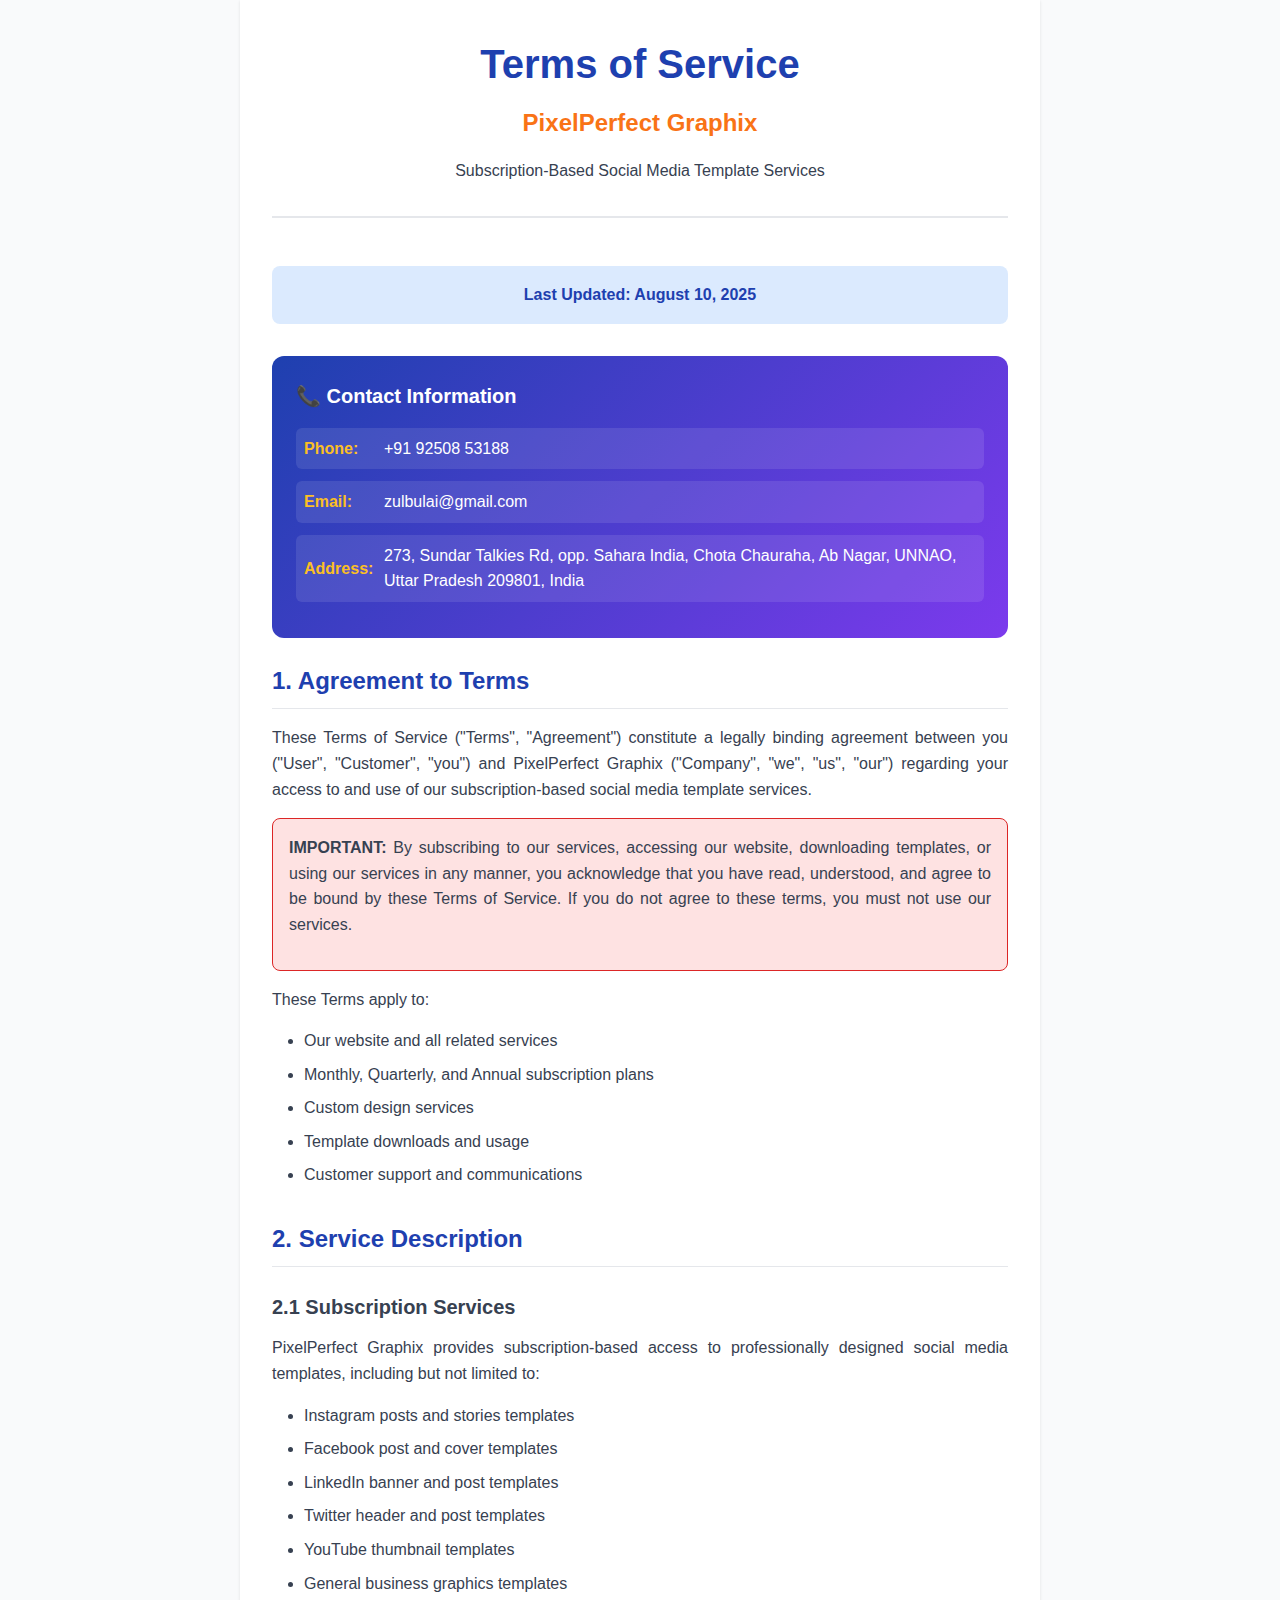
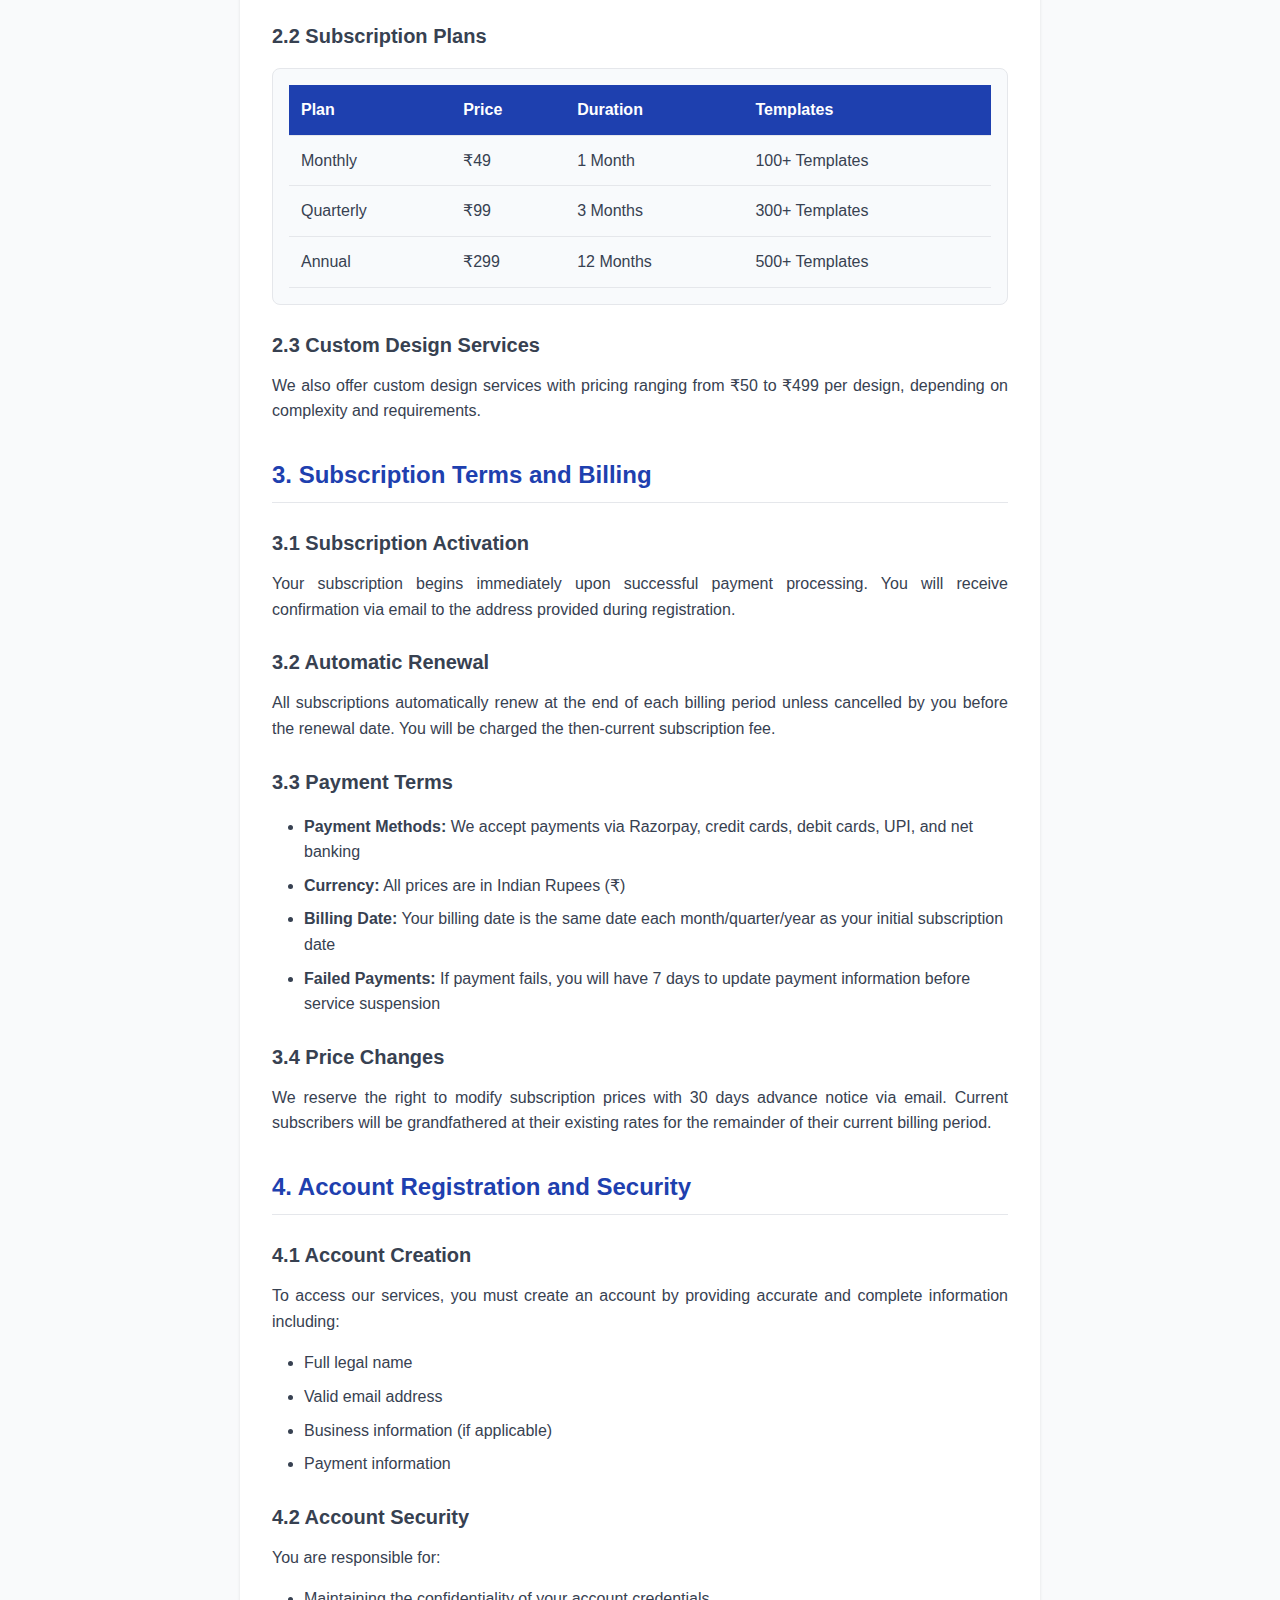
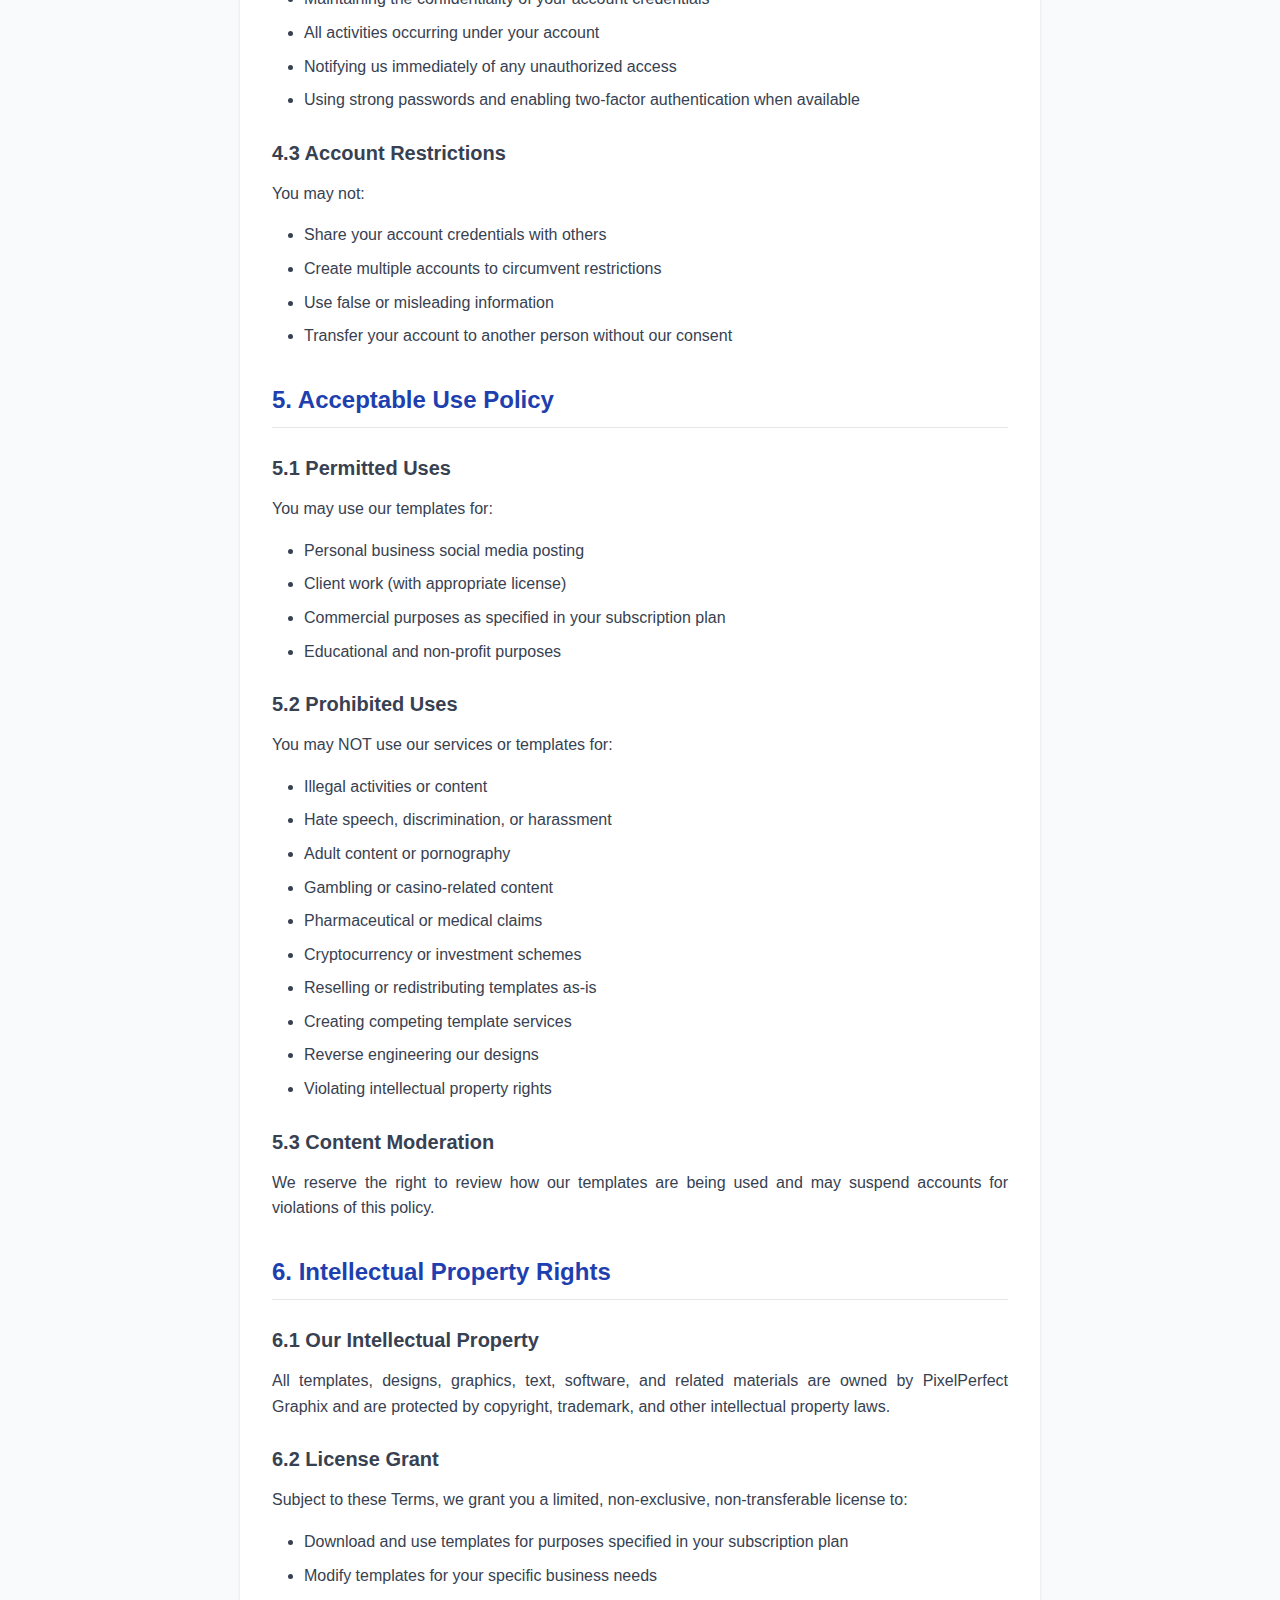
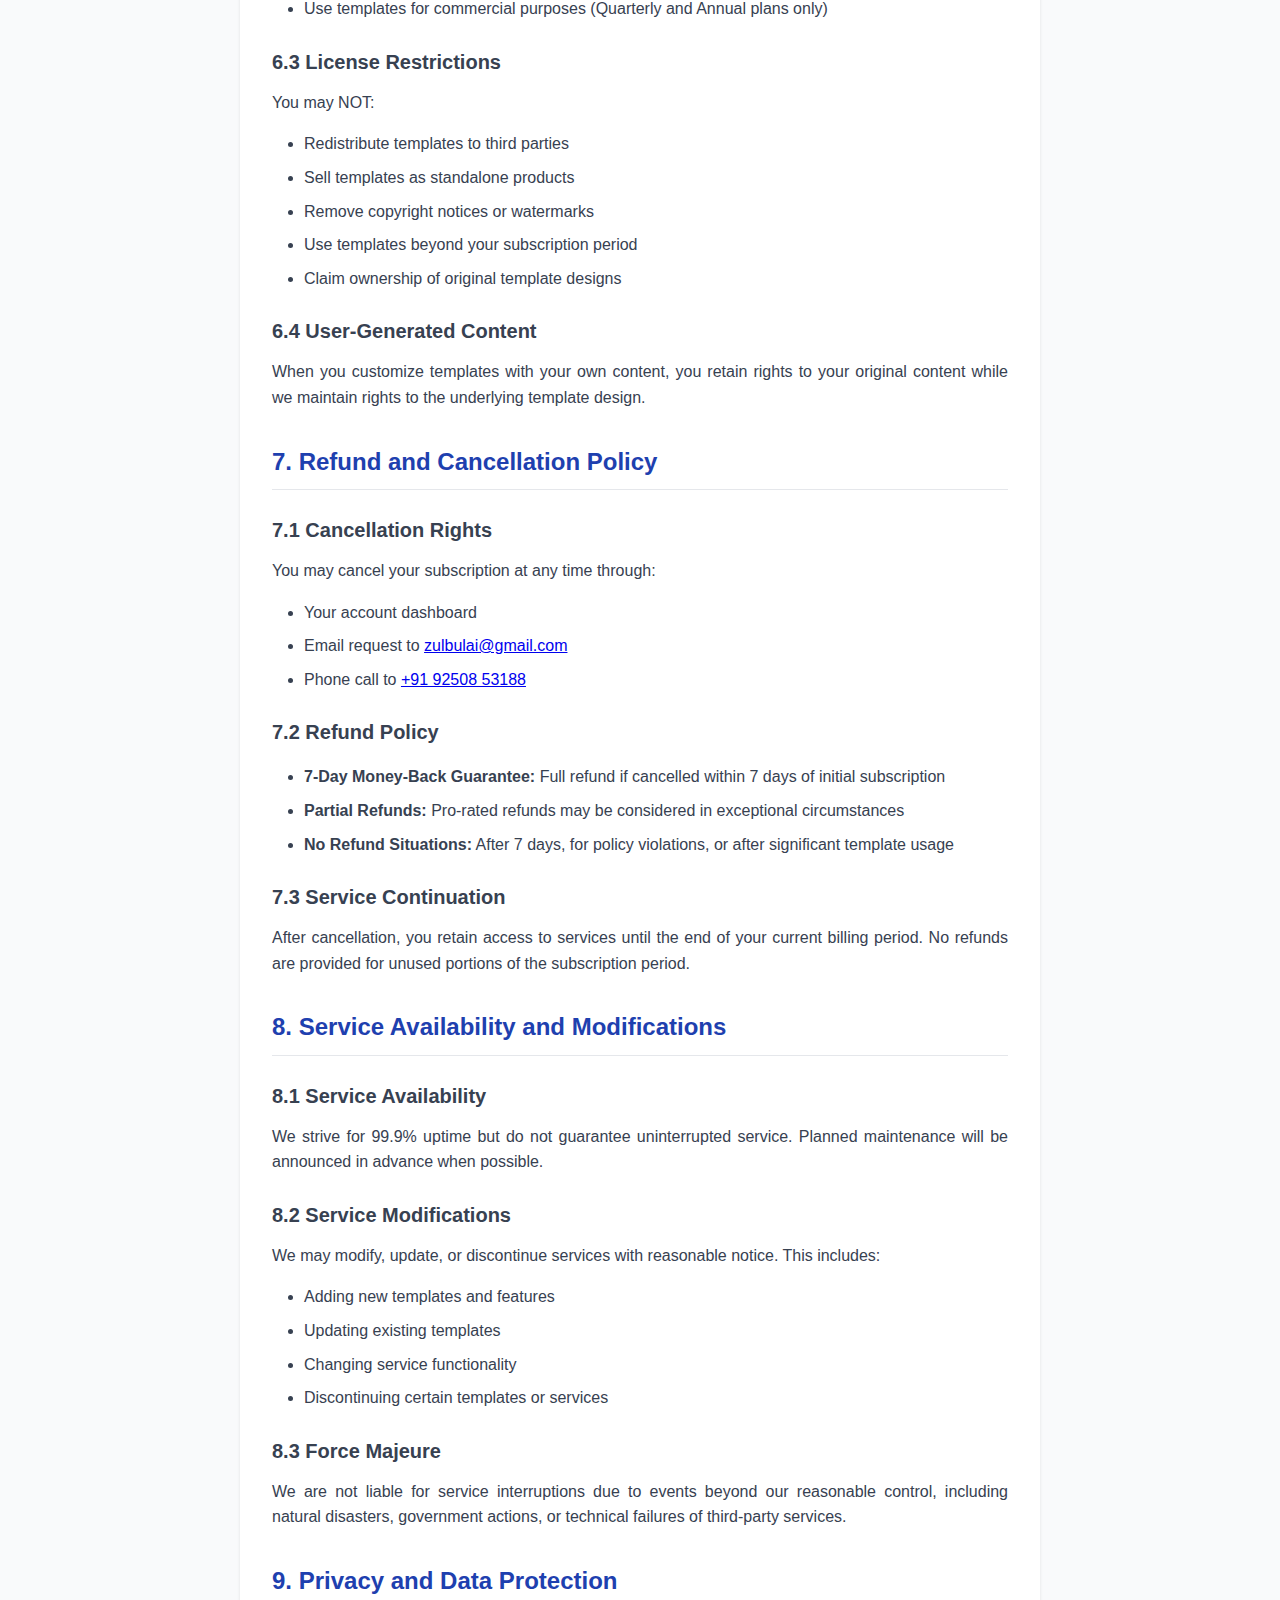
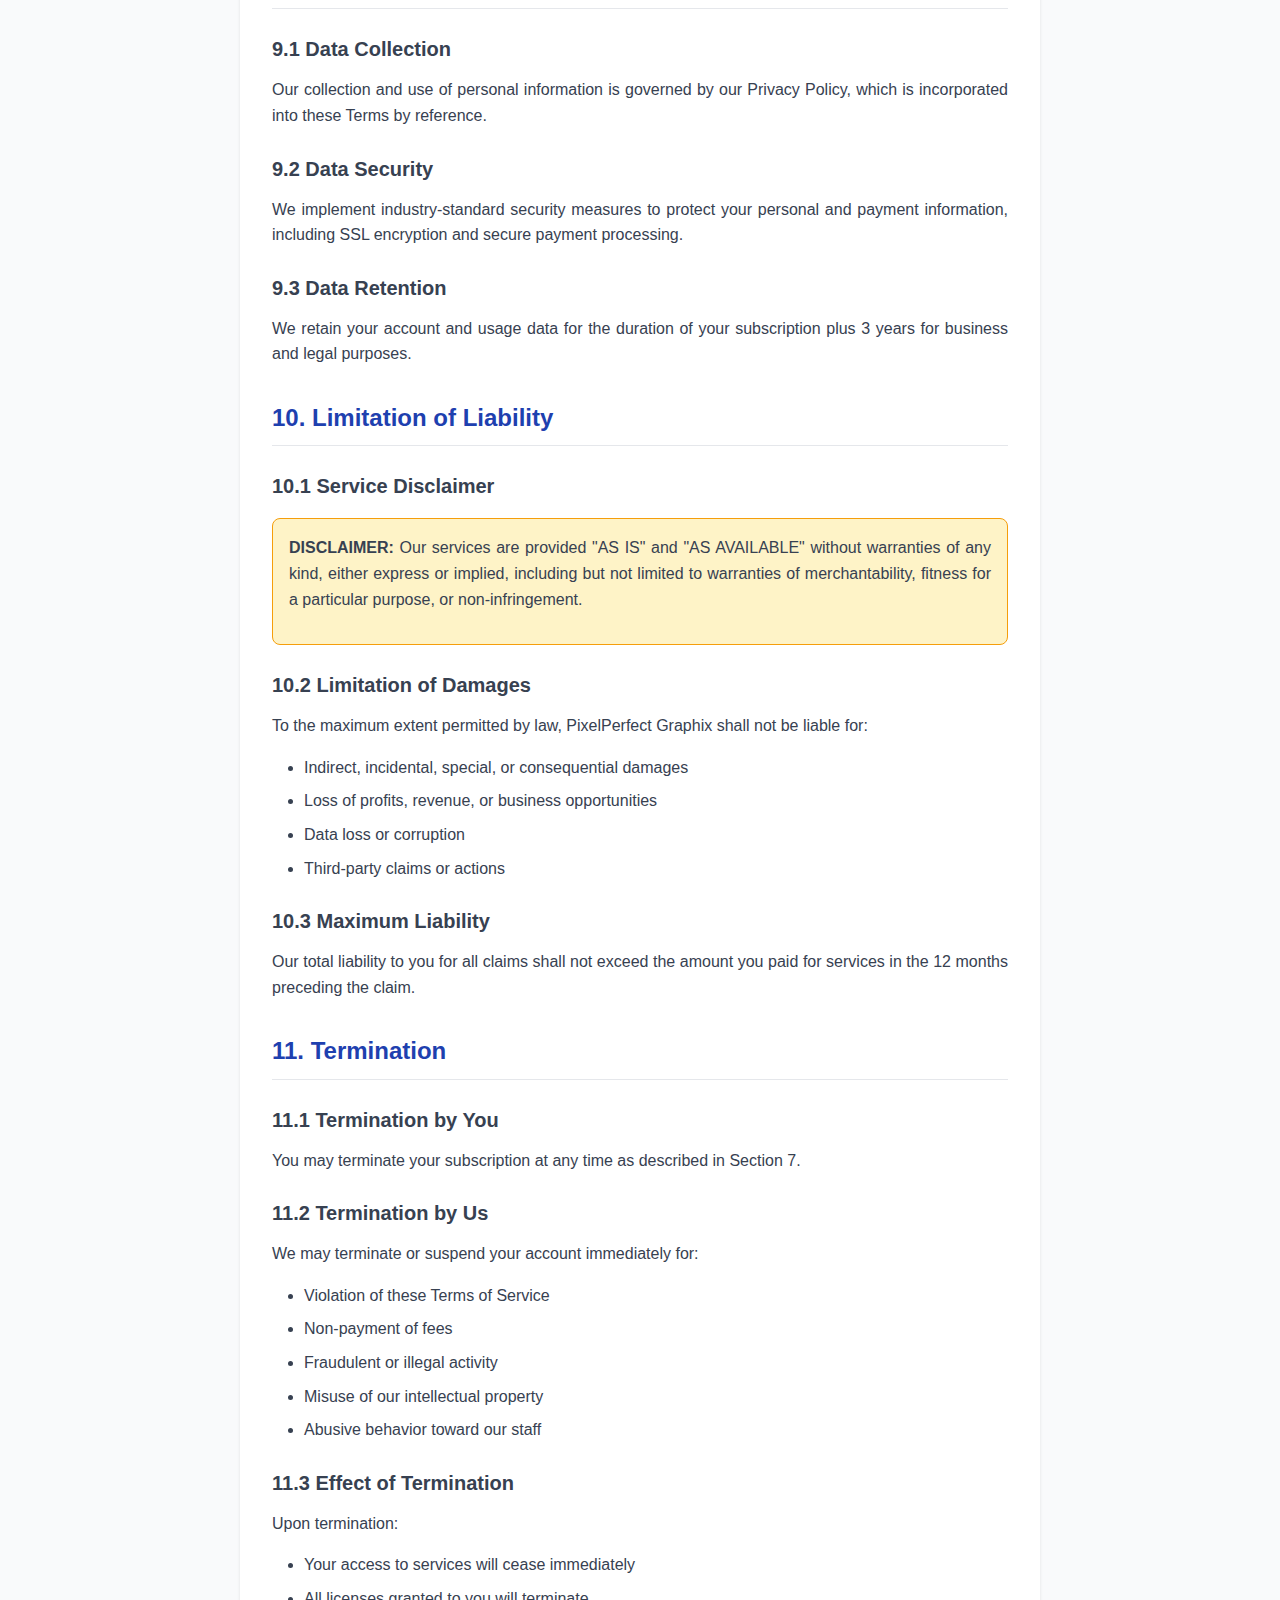
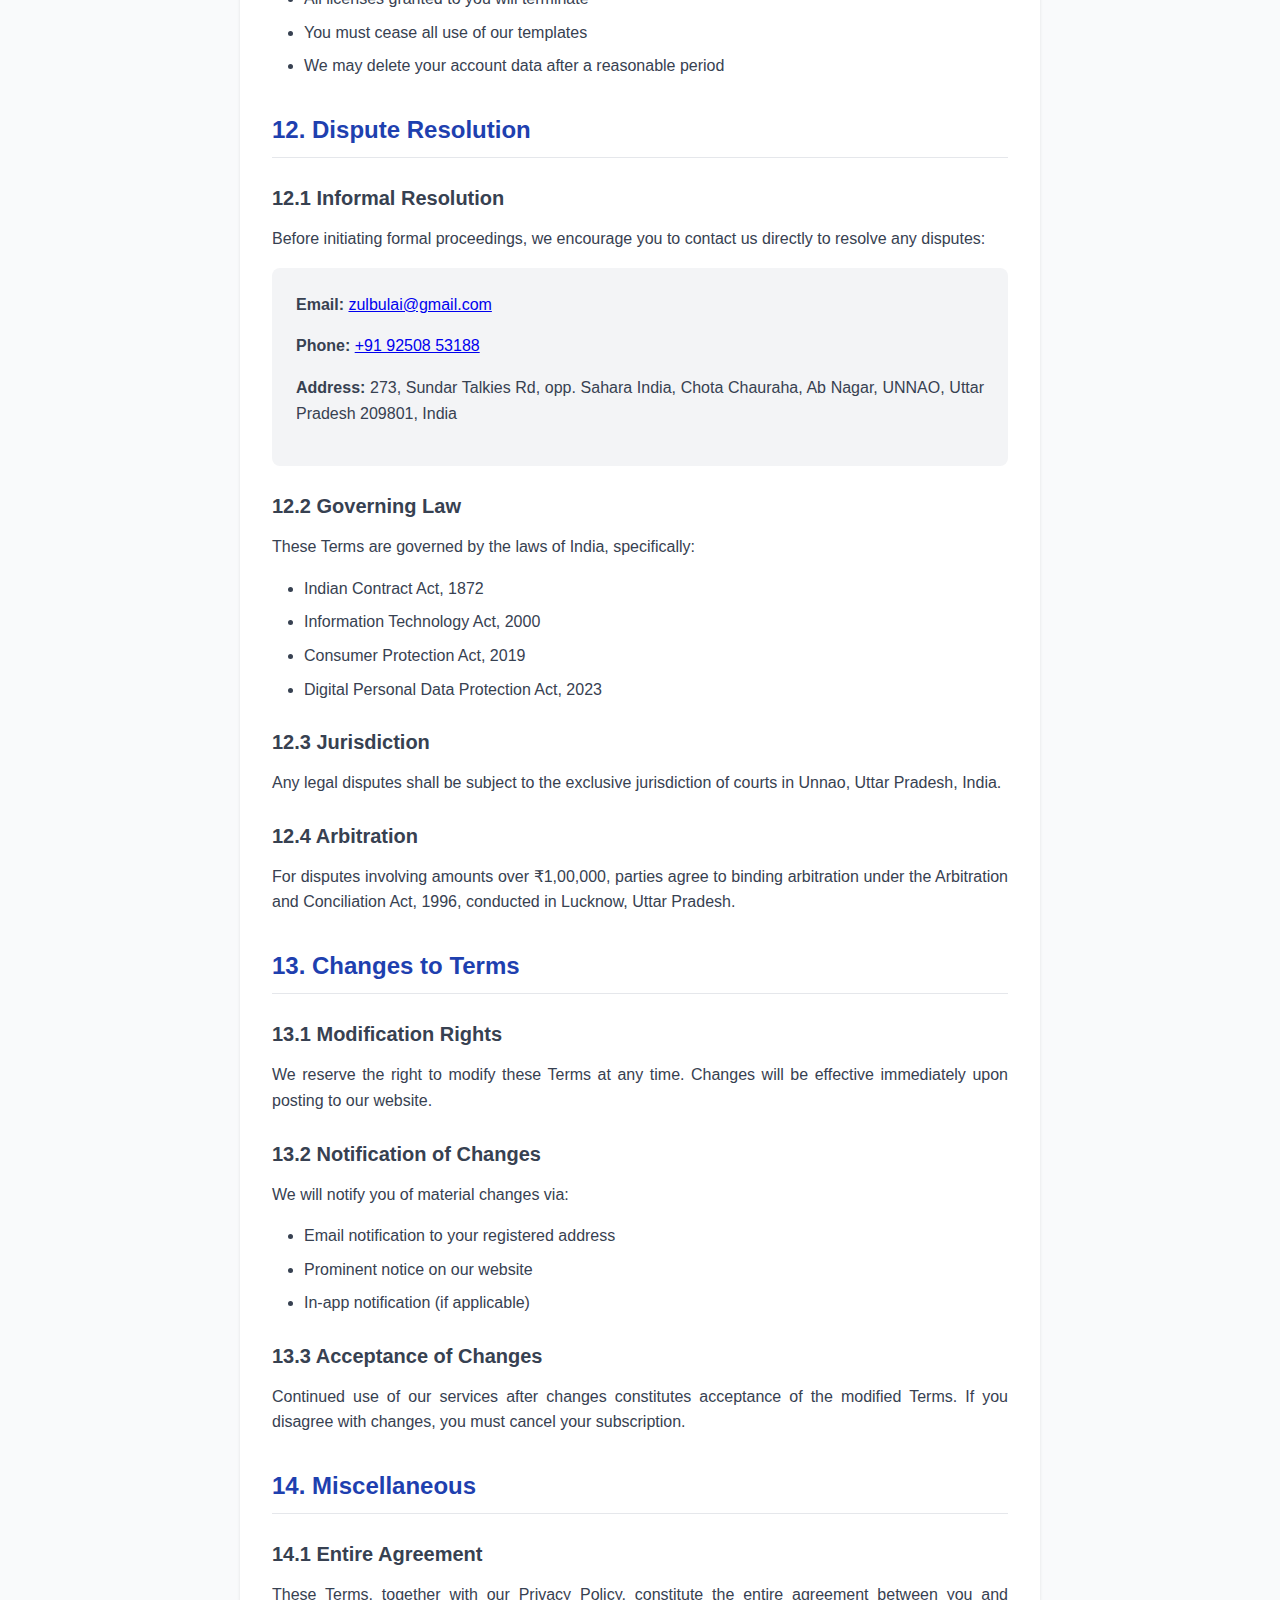
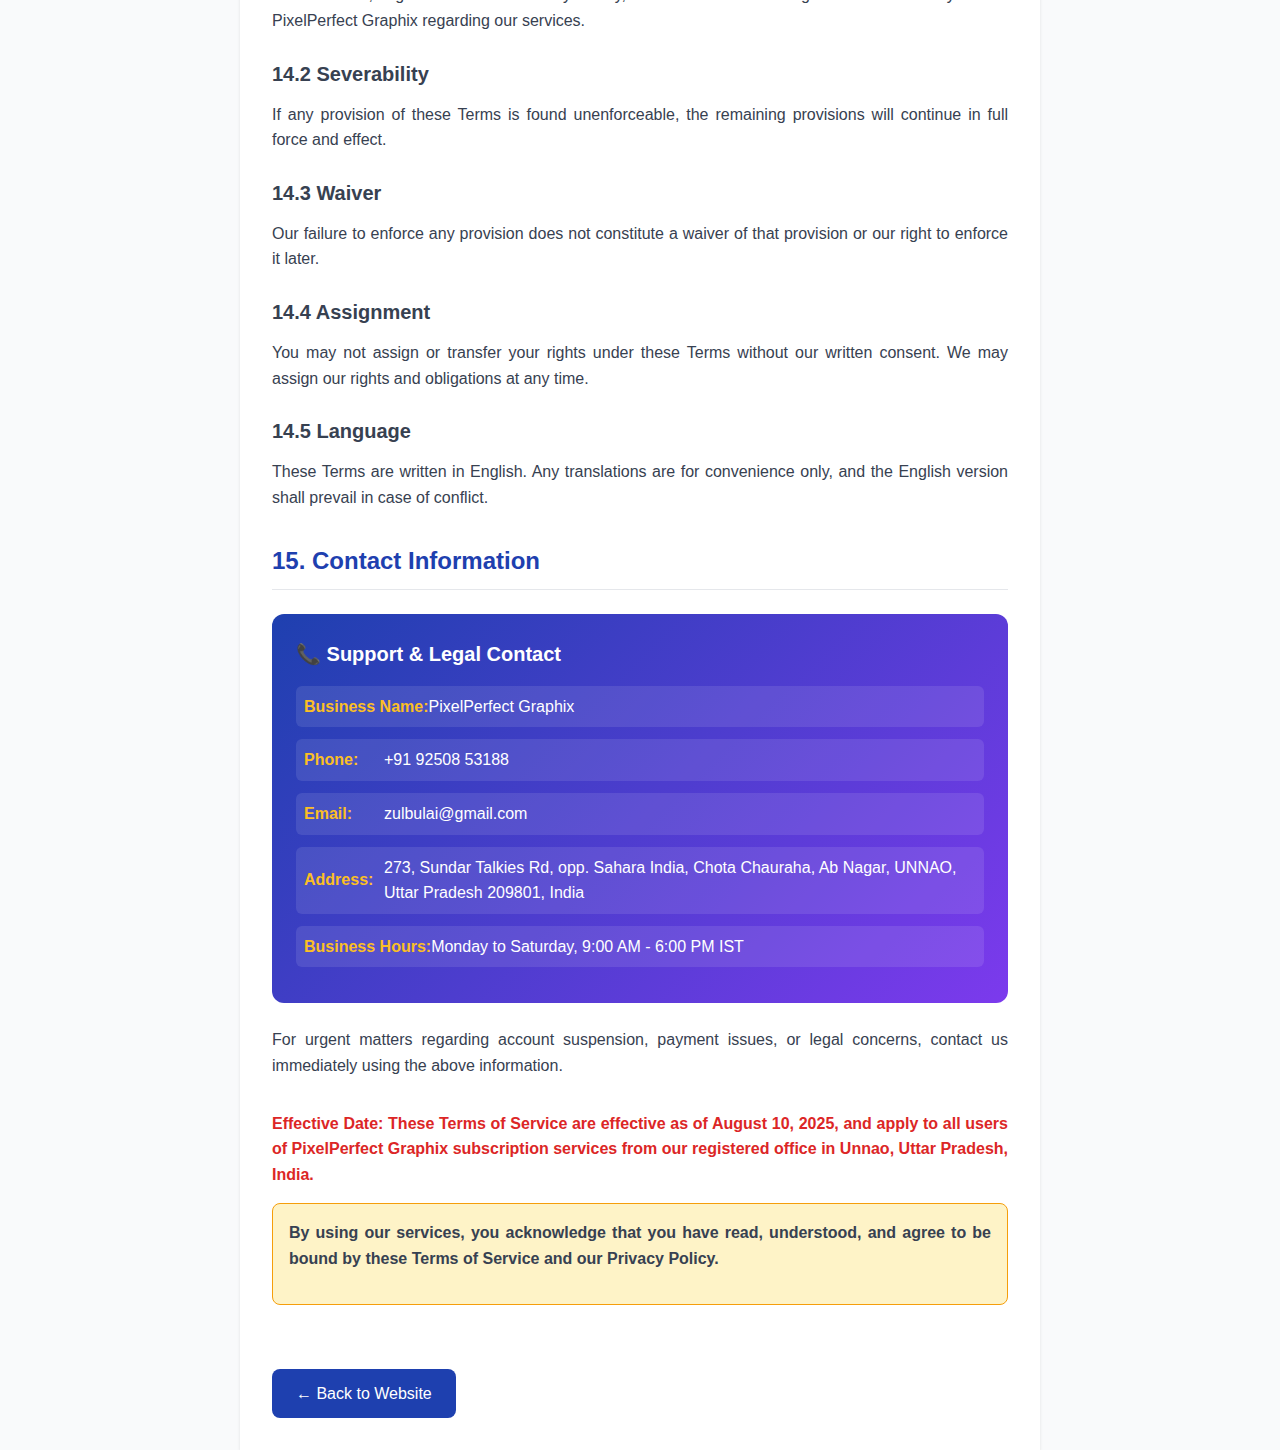
<file: pages/terms-of-service.html>
<!DOCTYPE html>
<html lang="en">
<head>
    <meta charset="UTF-8">
    <meta name="viewport" content="width=device-width, initial-scale=1.0">
    <title>Terms of Service - PixelPerfect Graphix</title>
    <style>
        * {
            margin: 0;
            padding: 0;
            box-sizing: border-box;
        }

        body {
            font-family: -apple-system, BlinkMacSystemFont, 'Segoe UI', Roboto, sans-serif;
            line-height: 1.6;
            color: #374151;
            background-color: #f9fafb;
        }

        .container {
            max-width: 800px;
            margin: 0 auto;
            padding: 2rem;
            background: white;
            box-shadow: 0 1px 3px rgba(0, 0, 0, 0.1);
            min-height: 100vh;
        }

        .header {
            text-align: center;
            margin-bottom: 3rem;
            padding-bottom: 2rem;
            border-bottom: 2px solid #e5e7eb;
        }

        .header h1 {
            color: #1e40af;
            font-size: 2.5rem;
            margin-bottom: 0.5rem;
            font-weight: 700;
        }

        .header .company-name {
            color: #f97316;
            font-size: 1.5rem;
            font-weight: 600;
            margin-bottom: 1rem;
        }

        .last-updated {
            background: #dbeafe;
            padding: 1rem;
            border-radius: 8px;
            text-align: center;
            font-weight: 600;
            color: #1e40af;
            margin-bottom: 2rem;
        }

        .section {
            margin-bottom: 2rem;
        }

        .section h2 {
            color: #1e40af;
            font-size: 1.5rem;
            margin-bottom: 1rem;
            padding-bottom: 0.5rem;
            border-bottom: 1px solid #e5e7eb;
        }

        .section h3 {
            color: #374151;
            font-size: 1.25rem;
            margin: 1.5rem 0 0.75rem 0;
            font-weight: 600;
        }

        .section p {
            margin-bottom: 1rem;
            text-align: justify;
        }

        .section ul, .section ol {
            margin: 1rem 0;
            padding-left: 2rem;
        }

        .section li {
            margin-bottom: 0.5rem;
        }

        .highlight-box {
            background: #fef3c7;
            border: 1px solid #f59e0b;
            padding: 1rem;
            border-radius: 8px;
            margin: 1rem 0;
        }

        .important-notice {
            background: #fee2e2;
            border: 1px solid #dc2626;
            padding: 1rem;
            border-radius: 8px;
            margin: 1rem 0;
        }

        .contact-info {
            background: #f3f4f6;
            padding: 1.5rem;
            border-radius: 8px;
            margin: 1rem 0;
        }

        .contact-info h4 {
            color: #1e40af;
            margin-bottom: 0.5rem;
        }

        .pricing-table {
            background: #f8fafc;
            border: 1px solid #e5e7eb;
            padding: 1rem;
            border-radius: 8px;
            margin: 1rem 0;
        }

        .pricing-table table {
            width: 100%;
            border-collapse: collapse;
        }

        .pricing-table th,
        .pricing-table td {
            padding: 0.75rem;
            text-align: left;
            border-bottom: 1px solid #e5e7eb;
        }

        .pricing-table th {
            background: #1e40af;
            color: white;
            font-weight: 600;
        }

        .important {
            color: #dc2626;
            font-weight: 600;
        }

        .definition {
            background: #f0f9ff;
            border-left: 4px solid #1e40af;
            padding: 1rem;
            margin: 1rem 0;
        }

        .back-link {
            display: inline-block;
            background: #1e40af;
            color: white;
            padding: 0.75rem 1.5rem;
            text-decoration: none;
            border-radius: 8px;
            margin-top: 2rem;
            transition: background-color 0.3s;
        }

        .back-link:hover {
            background: #1d4ed8;
        }

        .contact-details {
            background: linear-gradient(135deg, #1e40af, #7c3aed);
            color: white;
            padding: 1.5rem;
            border-radius: 12px;
            margin: 1.5rem 0;
        }

        .contact-details h4 {
            color: white;
            margin-bottom: 1rem;
            font-size: 1.25rem;
        }

        .contact-item {
            display: flex;
            align-items: center;
            margin-bottom: 0.75rem;
            padding: 0.5rem;
            background: rgba(255, 255, 255, 0.1);
            border-radius: 6px;
        }

        .contact-item strong {
            min-width: 80px;
            color: #fbbf24;
        }

        .contact-item a {
            color: white;
            text-decoration: none;
        }

        .contact-item a:hover {
            text-decoration: underline;
        }

        @media (max-width: 768px) {
            .container {
                padding: 1rem;
            }
            
            .header h1 {
                font-size: 2rem;
            }
            
            .header .company-name {
                font-size: 1.25rem;
            }

            .contact-item {
                flex-direction: column;
                align-items: flex-start;
            }

            .contact-item strong {
                margin-bottom: 0.25rem;
            }
        }
    </style>
</head>
<body>
    <div class="container">
        <div class="header">
            <h1>Terms of Service</h1>
            <div class="company-name">PixelPerfect Graphix</div>
            <p>Subscription-Based Social Media Template Services</p>
        </div>

        <div class="last-updated">
            <strong>Last Updated:</strong> August 10, 2025
        </div>

        <div class="contact-details">
            <h4>📞 Contact Information</h4>
            <div class="contact-item">
                <strong>Phone:</strong>
                <a href="tel:+919250853188">+91 92508 53188</a>
            </div>
            <div class="contact-item">
                <strong>Email:</strong>
                <a href="mailto:zulbulai@gmail.com">zulbulai@gmail.com</a>
            </div>
            <div class="contact-item">
                <strong>Address:</strong>
                <span>273, Sundar Talkies Rd, opp. Sahara India, Chota Chauraha, Ab Nagar, UNNAO, Uttar Pradesh 209801, India</span>
            </div>
        </div>

        <div class="section">
            <h2>1. Agreement to Terms</h2>
            <p>These Terms of Service ("Terms", "Agreement") constitute a legally binding agreement between you ("User", "Customer", "you") and PixelPerfect Graphix ("Company", "we", "us", "our") regarding your access to and use of our subscription-based social media template services.</p>
            
            <div class="important-notice">
                <p><strong>IMPORTANT:</strong> By subscribing to our services, accessing our website, downloading templates, or using our services in any manner, you acknowledge that you have read, understood, and agree to be bound by these Terms of Service. If you do not agree to these terms, you must not use our services.</p>
            </div>
            
            <p>These Terms apply to:</p>
            <ul>
                <li>Our website and all related services</li>
                <li>Monthly, Quarterly, and Annual subscription plans</li>
                <li>Custom design services</li>
                <li>Template downloads and usage</li>
                <li>Customer support and communications</li>
            </ul>
        </div>

        <div class="section">
            <h2>2. Service Description</h2>
            
            <h3>2.1 Subscription Services</h3>
            <p>PixelPerfect Graphix provides subscription-based access to professionally designed social media templates, including but not limited to:</p>
            <ul>
                <li>Instagram posts and stories templates</li>
                <li>Facebook post and cover templates</li>
                <li>LinkedIn banner and post templates</li>
                <li>Twitter header and post templates</li>
                <li>YouTube thumbnail templates</li>
                <li>General business graphics templates</li>
            </ul>
            
            <h3>2.2 Subscription Plans</h3>
            <div class="pricing-table">
                <table>
                    <thead>
                        <tr>
                            <th>Plan</th>
                            <th>Price</th>
                            <th>Duration</th>
                            <th>Templates</th>
                        </tr>
                    </thead>
                    <tbody>
                        <tr>
                            <td>Monthly</td>
                            <td>₹49</td>
                            <td>1 Month</td>
                            <td>100+ Templates</td>
                        </tr>
                        <tr>
                            <td>Quarterly</td>
                            <td>₹99</td>
                            <td>3 Months</td>
                            <td>300+ Templates</td>
                        </tr>
                        <tr>
                            <td>Annual</td>
                            <td>₹299</td>
                            <td>12 Months</td>
                            <td>500+ Templates</td>
                        </tr>
                    </tbody>
                </table>
            </div>
            
            <h3>2.3 Custom Design Services</h3>
            <p>We also offer custom design services with pricing ranging from ₹50 to ₹499 per design, depending on complexity and requirements.</p>
        </div>

        <div class="section">
            <h2>3. Subscription Terms and Billing</h2>
            
            <h3>3.1 Subscription Activation</h3>
            <p>Your subscription begins immediately upon successful payment processing. You will receive confirmation via email to the address provided during registration.</p>
            
            <h3>3.2 Automatic Renewal</h3>
            <p>All subscriptions automatically renew at the end of each billing period unless cancelled by you before the renewal date. You will be charged the then-current subscription fee.</p>
            
            <h3>3.3 Payment Terms</h3>
            <ul>
                <li><strong>Payment Methods:</strong> We accept payments via Razorpay, credit cards, debit cards, UPI, and net banking</li>
                <li><strong>Currency:</strong> All prices are in Indian Rupees (₹)</li>
                <li><strong>Billing Date:</strong> Your billing date is the same date each month/quarter/year as your initial subscription date</li>
                <li><strong>Failed Payments:</strong> If payment fails, you will have 7 days to update payment information before service suspension</li>
            </ul>
            
            <h3>3.4 Price Changes</h3>
            <p>We reserve the right to modify subscription prices with 30 days advance notice via email. Current subscribers will be grandfathered at their existing rates for the remainder of their current billing period.</p>
        </div>

        <div class="section">
            <h2>4. Account Registration and Security</h2>
            
            <h3>4.1 Account Creation</h3>
            <p>To access our services, you must create an account by providing accurate and complete information including:</p>
            <ul>
                <li>Full legal name</li>
                <li>Valid email address</li>
                <li>Business information (if applicable)</li>
                <li>Payment information</li>
            </ul>
            
            <h3>4.2 Account Security</h3>
            <p>You are responsible for:</p>
            <ul>
                <li>Maintaining the confidentiality of your account credentials</li>
                <li>All activities occurring under your account</li>
                <li>Notifying us immediately of any unauthorized access</li>
                <li>Using strong passwords and enabling two-factor authentication when available</li>
            </ul>
            
            <h3>4.3 Account Restrictions</h3>
            <p>You may not:</p>
            <ul>
                <li>Share your account credentials with others</li>
                <li>Create multiple accounts to circumvent restrictions</li>
                <li>Use false or misleading information</li>
                <li>Transfer your account to another person without our consent</li>
            </ul>
        </div>

        <div class="section">
            <h2>5. Acceptable Use Policy</h2>
            
            <h3>5.1 Permitted Uses</h3>
            <p>You may use our templates for:</p>
            <ul>
                <li>Personal business social media posting</li>
                <li>Client work (with appropriate license)</li>
                <li>Commercial purposes as specified in your subscription plan</li>
                <li>Educational and non-profit purposes</li>
            </ul>
            
            <h3>5.2 Prohibited Uses</h3>
            <p>You may NOT use our services or templates for:</p>
            <ul>
                <li>Illegal activities or content</li>
                <li>Hate speech, discrimination, or harassment</li>
                <li>Adult content or pornography</li>
                <li>Gambling or casino-related content</li>
                <li>Pharmaceutical or medical claims</li>
                <li>Cryptocurrency or investment schemes</li>
                <li>Reselling or redistributing templates as-is</li>
                <li>Creating competing template services</li>
                <li>Reverse engineering our designs</li>
                <li>Violating intellectual property rights</li>
            </ul>
            
            <h3>5.3 Content Moderation</h3>
            <p>We reserve the right to review how our templates are being used and may suspend accounts for violations of this policy.</p>
        </div>

        <div class="section">
            <h2>6. Intellectual Property Rights</h2>
            
            <h3>6.1 Our Intellectual Property</h3>
            <p>All templates, designs, graphics, text, software, and related materials are owned by PixelPerfect Graphix and are protected by copyright, trademark, and other intellectual property laws.</p>
            
            <h3>6.2 License Grant</h3>
            <p>Subject to these Terms, we grant you a limited, non-exclusive, non-transferable license to:</p>
            <ul>
                <li>Download and use templates for purposes specified in your subscription plan</li>
                <li>Modify templates for your specific business needs</li>
                <li>Use templates for commercial purposes (Quarterly and Annual plans only)</li>
            </ul>
            
            <h3>6.3 License Restrictions</h3>
            <p>You may NOT:</p>
            <ul>
                <li>Redistribute templates to third parties</li>
                <li>Sell templates as standalone products</li>
                <li>Remove copyright notices or watermarks</li>
                <li>Use templates beyond your subscription period</li>
                <li>Claim ownership of original template designs</li>
            </ul>
            
            <h3>6.4 User-Generated Content</h3>
            <p>When you customize templates with your own content, you retain rights to your original content while we maintain rights to the underlying template design.</p>
        </div>

        <div class="section">
            <h2>7. Refund and Cancellation Policy</h2>
            
            <h3>7.1 Cancellation Rights</h3>
            <p>You may cancel your subscription at any time through:</p>
            <ul>
                <li>Your account dashboard</li>
                <li>Email request to <a href="mailto:zulbulai@gmail.com">zulbulai@gmail.com</a></li>
                <li>Phone call to <a href="tel:+919250853188">+91 92508 53188</a></li>
            </ul>
            
            <h3>7.2 Refund Policy</h3>
            <ul>
                <li><strong>7-Day Money-Back Guarantee:</strong> Full refund if cancelled within 7 days of initial subscription</li>
                <li><strong>Partial Refunds:</strong> Pro-rated refunds may be considered in exceptional circumstances</li>
                <li><strong>No Refund Situations:</strong> After 7 days, for policy violations, or after significant template usage</li>
            </ul>
            
            <h3>7.3 Service Continuation</h3>
            <p>After cancellation, you retain access to services until the end of your current billing period. No refunds are provided for unused portions of the subscription period.</p>
        </div>

        <div class="section">
            <h2>8. Service Availability and Modifications</h2>
            
            <h3>8.1 Service Availability</h3>
            <p>We strive for 99.9% uptime but do not guarantee uninterrupted service. Planned maintenance will be announced in advance when possible.</p>
            
            <h3>8.2 Service Modifications</h3>
            <p>We may modify, update, or discontinue services with reasonable notice. This includes:</p>
            <ul>
                <li>Adding new templates and features</li>
                <li>Updating existing templates</li>
                <li>Changing service functionality</li>
                <li>Discontinuing certain templates or services</li>
            </ul>
            
            <h3>8.3 Force Majeure</h3>
            <p>We are not liable for service interruptions due to events beyond our reasonable control, including natural disasters, government actions, or technical failures of third-party services.</p>
        </div>

        <div class="section">
            <h2>9. Privacy and Data Protection</h2>
            
            <h3>9.1 Data Collection</h3>
            <p>Our collection and use of personal information is governed by our Privacy Policy, which is incorporated into these Terms by reference.</p>
            
            <h3>9.2 Data Security</h3>
            <p>We implement industry-standard security measures to protect your personal and payment information, including SSL encryption and secure payment processing.</p>
            
            <h3>9.3 Data Retention</h3>
            <p>We retain your account and usage data for the duration of your subscription plus 3 years for business and legal purposes.</p>
        </div>

        <div class="section">
            <h2>10. Limitation of Liability</h2>
            
            <h3>10.1 Service Disclaimer</h3>
            <div class="highlight-box">
                <p><strong>DISCLAIMER:</strong> Our services are provided "AS IS" and "AS AVAILABLE" without warranties of any kind, either express or implied, including but not limited to warranties of merchantability, fitness for a particular purpose, or non-infringement.</p>
            </div>
            
            <h3>10.2 Limitation of Damages</h3>
            <p>To the maximum extent permitted by law, PixelPerfect Graphix shall not be liable for:</p>
            <ul>
                <li>Indirect, incidental, special, or consequential damages</li>
                <li>Loss of profits, revenue, or business opportunities</li>
                <li>Data loss or corruption</li>
                <li>Third-party claims or actions</li>
            </ul>
            
            <h3>10.3 Maximum Liability</h3>
            <p>Our total liability to you for all claims shall not exceed the amount you paid for services in the 12 months preceding the claim.</p>
        </div>

        <div class="section">
            <h2>11. Termination</h2>
            
            <h3>11.1 Termination by You</h3>
            <p>You may terminate your subscription at any time as described in Section 7.</p>
            
            <h3>11.2 Termination by Us</h3>
            <p>We may terminate or suspend your account immediately for:</p>
            <ul>
                <li>Violation of these Terms of Service</li>
                <li>Non-payment of fees</li>
                <li>Fraudulent or illegal activity</li>
                <li>Misuse of our intellectual property</li>
                <li>Abusive behavior toward our staff</li>
            </ul>
            
            <h3>11.3 Effect of Termination</h3>
            <p>Upon termination:</p>
            <ul>
                <li>Your access to services will cease immediately</li>
                <li>All licenses granted to you will terminate</li>
                <li>You must cease all use of our templates</li>
                <li>We may delete your account data after a reasonable period</li>
            </ul>
        </div>

        <div class="section">
            <h2>12. Dispute Resolution</h2>
            
            <h3>12.1 Informal Resolution</h3>
            <p>Before initiating formal proceedings, we encourage you to contact us directly to resolve any disputes:</p>
            <div class="contact-info">
                <p><strong>Email:</strong> <a href="mailto:zulbulai@gmail.com">zulbulai@gmail.com</a></p>
                <p><strong>Phone:</strong> <a href="tel:+919250853188">+91 92508 53188</a></p>
                <p><strong>Address:</strong> 273, Sundar Talkies Rd, opp. Sahara India, Chota Chauraha, Ab Nagar, UNNAO, Uttar Pradesh 209801, India</p>
            </div>
            
            <h3>12.2 Governing Law</h3>
            <p>These Terms are governed by the laws of India, specifically:</p>
            <ul>
                <li>Indian Contract Act, 1872</li>
                <li>Information Technology Act, 2000</li>
                <li>Consumer Protection Act, 2019</li>
                <li>Digital Personal Data Protection Act, 2023</li>
            </ul>
            
            <h3>12.3 Jurisdiction</h3>
            <p>Any legal disputes shall be subject to the exclusive jurisdiction of courts in Unnao, Uttar Pradesh, India.</p>
            
            <h3>12.4 Arbitration</h3>
            <p>For disputes involving amounts over ₹1,00,000, parties agree to binding arbitration under the Arbitration and Conciliation Act, 1996, conducted in Lucknow, Uttar Pradesh.</p>
        </div>

        <div class="section">
            <h2>13. Changes to Terms</h2>
            
            <h3>13.1 Modification Rights</h3>
            <p>We reserve the right to modify these Terms at any time. Changes will be effective immediately upon posting to our website.</p>
            
            <h3>13.2 Notification of Changes</h3>
            <p>We will notify you of material changes via:</p>
            <ul>
                <li>Email notification to your registered address</li>
                <li>Prominent notice on our website</li>
                <li>In-app notification (if applicable)</li>
            </ul>
            
            <h3>13.3 Acceptance of Changes</h3>
            <p>Continued use of our services after changes constitutes acceptance of the modified Terms. If you disagree with changes, you must cancel your subscription.</p>
        </div>

        <div class="section">
            <h2>14. Miscellaneous</h2>
            
            <h3>14.1 Entire Agreement</h3>
            <p>These Terms, together with our Privacy Policy, constitute the entire agreement between you and PixelPerfect Graphix regarding our services.</p>
            
            <h3>14.2 Severability</h3>
            <p>If any provision of these Terms is found unenforceable, the remaining provisions will continue in full force and effect.</p>
            
            <h3>14.3 Waiver</h3>
            <p>Our failure to enforce any provision does not constitute a waiver of that provision or our right to enforce it later.</p>
            
            <h3>14.4 Assignment</h3>
            <p>You may not assign or transfer your rights under these Terms without our written consent. We may assign our rights and obligations at any time.</p>
            
            <h3>14.5 Language</h3>
            <p>These Terms are written in English. Any translations are for convenience only, and the English version shall prevail in case of conflict.</p>
        </div>

        <div class="section">
            <h2>15. Contact Information</h2>
            
            <div class="contact-details">
                <h4>📞 Support & Legal Contact</h4>
                <div class="contact-item">
                    <strong>Business Name:</strong>
                    <span>PixelPerfect Graphix</span>
                </div>
                <div class="contact-item">
                    <strong>Phone:</strong>
                    <a href="tel:+919250853188">+91 92508 53188</a>
                </div>
                <div class="contact-item">
                    <strong>Email:</strong>
                    <a href="mailto:zulbulai@gmail.com">zulbulai@gmail.com</a>
                </div>
                <div class="contact-item">
                    <strong>Address:</strong>
                    <span>273, Sundar Talkies Rd, opp. Sahara India, Chota Chauraha, Ab Nagar, UNNAO, Uttar Pradesh 209801, India</span>
                </div>
                <div class="contact-item">
                    <strong>Business Hours:</strong>
                    <span>Monday to Saturday, 9:00 AM - 6:00 PM IST</span>
                </div>
            </div>
            
            <p>For urgent matters regarding account suspension, payment issues, or legal concerns, contact us immediately using the above information.</p>
        </div>

        <div class="section">
            <p class="important">
                <strong>Effective Date:</strong> These Terms of Service are effective as of August 10, 2025, and apply to all users of PixelPerfect Graphix subscription services from our registered office in Unnao, Uttar Pradesh, India.
            </p>
            
            <div class="highlight-box">
                <p><strong>By using our services, you acknowledge that you have read, understood, and agree to be bound by these Terms of Service and our Privacy Policy.</strong></p>
            </div>
        </div>

        <a href="/" class="back-link">← Back to Website</a>
    </div>
</body>
</html>
</file>
<file: style.css>
:root {
  /* Primitive Color Tokens */
  --color-white: rgba(255, 255, 255, 1);
  --color-black: rgba(0, 0, 0, 1);
  --color-cream-50: rgba(252, 252, 249, 1);
  --color-cream-100: rgba(255, 255, 253, 1);
  --color-gray-200: rgba(245, 245, 245, 1);
  --color-gray-300: rgba(167, 169, 169, 1);
  --color-gray-400: rgba(119, 124, 124, 1);
  --color-slate-500: rgba(98, 108, 113, 1);
  --color-brown-600: rgba(94, 82, 64, 1);
  --color-charcoal-700: rgba(31, 33, 33, 1);
  --color-charcoal-800: rgba(38, 40, 40, 1);
  --color-slate-900: rgba(19, 52, 59, 1);
  --color-teal-300: rgba(50, 184, 198, 1);
  --color-teal-400: rgba(45, 166, 178, 1);
  --color-teal-500: rgba(33, 128, 141, 1);
  --color-teal-600: rgba(29, 116, 128, 1);
  --color-teal-700: rgba(26, 104, 115, 1);
  --color-teal-800: rgba(41, 150, 161, 1);
  --color-red-400: rgba(255, 84, 89, 1);
  --color-red-500: rgba(192, 21, 47, 1);
  --color-orange-400: rgba(230, 129, 97, 1);
  --color-orange-500: rgba(168, 75, 47, 1);

  /* RGB versions for opacity control */
  --color-brown-600-rgb: 94, 82, 64;
  --color-teal-500-rgb: 33, 128, 141;
  --color-slate-900-rgb: 19, 52, 59;
  --color-slate-500-rgb: 98, 108, 113;
  --color-red-500-rgb: 192, 21, 47;
  --color-red-400-rgb: 255, 84, 89;
  --color-orange-500-rgb: 168, 75, 47;
  --color-orange-400-rgb: 230, 129, 97;

  /* Background color tokens (Light Mode) */
  --color-bg-1: rgba(59, 130, 246, 0.08); /* Light blue */
  --color-bg-2: rgba(245, 158, 11, 0.08); /* Light yellow */
  --color-bg-3: rgba(34, 197, 94, 0.08); /* Light green */
  --color-bg-4: rgba(239, 68, 68, 0.08); /* Light red */
  --color-bg-5: rgba(147, 51, 234, 0.08); /* Light purple */
  --color-bg-6: rgba(249, 115, 22, 0.08); /* Light orange */
  --color-bg-7: rgba(236, 72, 153, 0.08); /* Light pink */
  --color-bg-8: rgba(6, 182, 212, 0.08); /* Light cyan */

  /* Semantic Color Tokens (Light Mode) */
  --color-background: var(--color-cream-50);
  --color-surface: var(--color-cream-100);
  --color-text: var(--color-slate-900);
  --color-text-secondary: var(--color-slate-500);
  --color-primary: var(--color-teal-500);
  --color-primary-hover: var(--color-teal-600);
  --color-primary-active: var(--color-teal-700);
  --color-secondary: rgba(var(--color-brown-600-rgb), 0.12);
  --color-secondary-hover: rgba(var(--color-brown-600-rgb), 0.2);
  --color-secondary-active: rgba(var(--color-brown-600-rgb), 0.25);
  --color-border: rgba(var(--color-brown-600-rgb), 0.2);
  --color-btn-primary-text: var(--color-cream-50);
  --color-card-border: rgba(var(--color-brown-600-rgb), 0.12);
  --color-card-border-inner: rgba(var(--color-brown-600-rgb), 0.12);
  --color-error: var(--color-red-500);
  --color-success: var(--color-teal-500);
  --color-warning: var(--color-orange-500);
  --color-info: var(--color-slate-500);
  --color-focus-ring: rgba(var(--color-teal-500-rgb), 0.4);
  --color-select-caret: rgba(var(--color-slate-900-rgb), 0.8);

  /* Common style patterns */
  --focus-ring: 0 0 0 3px var(--color-focus-ring);
  --focus-outline: 2px solid var(--color-primary);
  --status-bg-opacity: 0.15;
  --status-border-opacity: 0.25;
  --select-caret-light: url("data:image/svg+xml,%3Csvg xmlns='http://www.w3.org/2000/svg' width='16' height='16' viewBox='0 0 24 24' fill='none' stroke='%23134252' stroke-width='2' stroke-linecap='round' stroke-linejoin='round'%3E%3Cpolyline points='6 9 12 15 18 9'%3E%3C/polyline%3E%3C/svg%3E");
  --select-caret-dark: url("data:image/svg+xml,%3Csvg xmlns='http://www.w3.org/2000/svg' width='16' height='16' viewBox='0 0 24 24' fill='none' stroke='%23f5f5f5' stroke-width='2' stroke-linecap='round' stroke-linejoin='round'%3E%3Cpolyline points='6 9 12 15 18 9'%3E%3C/polyline%3E%3C/svg%3E");

  /* RGB versions for opacity control */
  --color-success-rgb: 33, 128, 141;
  --color-error-rgb: 192, 21, 47;
  --color-warning-rgb: 168, 75, 47;
  --color-info-rgb: 98, 108, 113;

  /* Typography */
  --font-family-base: "FKGroteskNeue", "Geist", "Inter", -apple-system,
    BlinkMacSystemFont, "Segoe UI", Roboto, sans-serif;
  --font-family-mono: "Berkeley Mono", ui-monospace, SFMono-Regular, Menlo,
    Monaco, Consolas, monospace;
  --font-size-xs: 11px;
  --font-size-sm: 12px;
  --font-size-base: 14px;
  --font-size-md: 14px;
  --font-size-lg: 16px;
  --font-size-xl: 18px;
  --font-size-2xl: 20px;
  --font-size-3xl: 24px;
  --font-size-4xl: 30px;
  --font-weight-normal: 400;
  --font-weight-medium: 500;
  --font-weight-semibold: 550;
  --font-weight-bold: 600;
  --line-height-tight: 1.2;
  --line-height-normal: 1.5;
  --letter-spacing-tight: -0.01em;

  /* Spacing */
  --space-0: 0;
  --space-1: 1px;
  --space-2: 2px;
  --space-4: 4px;
  --space-6: 6px;
  --space-8: 8px;
  --space-10: 10px;
  --space-12: 12px;
  --space-16: 16px;
  --space-20: 20px;
  --space-24: 24px;
  --space-32: 32px;

  /* Border Radius */
  --radius-sm: 6px;
  --radius-base: 8px;
  --radius-md: 10px;
  --radius-lg: 12px;
  --radius-full: 9999px;

  /* Shadows */
  --shadow-xs: 0 1px 2px rgba(0, 0, 0, 0.02);
  --shadow-sm: 0 1px 3px rgba(0, 0, 0, 0.04), 0 1px 2px rgba(0, 0, 0, 0.02);
  --shadow-md: 0 4px 6px -1px rgba(0, 0, 0, 0.04),
    0 2px 4px -1px rgba(0, 0, 0, 0.02);
  --shadow-lg: 0 10px 15px -3px rgba(0, 0, 0, 0.04),
    0 4px 6px -2px rgba(0, 0, 0, 0.02);
  --shadow-inset-sm: inset 0 1px 0 rgba(255, 255, 255, 0.15),
    inset 0 -1px 0 rgba(0, 0, 0, 0.03);

  /* Animation */
  --duration-fast: 150ms;
  --duration-normal: 250ms;
  --ease-standard: cubic-bezier(0.16, 1, 0.3, 1);

  /* Layout */
  --container-sm: 640px;
  --container-md: 768px;
  --container-lg: 1024px;
  --container-xl: 1280px;
}

/* Dark mode colors */
@media (prefers-color-scheme: dark) {
  :root {
    /* RGB versions for opacity control (Dark Mode) */
    --color-gray-400-rgb: 119, 124, 124;
    --color-teal-300-rgb: 50, 184, 198;
    --color-gray-300-rgb: 167, 169, 169;
    --color-gray-200-rgb: 245, 245, 245;

    /* Background color tokens (Dark Mode) */
    --color-bg-1: rgba(29, 78, 216, 0.15); /* Dark blue */
    --color-bg-2: rgba(180, 83, 9, 0.15); /* Dark yellow */
    --color-bg-3: rgba(21, 128, 61, 0.15); /* Dark green */
    --color-bg-4: rgba(185, 28, 28, 0.15); /* Dark red */
    --color-bg-5: rgba(107, 33, 168, 0.15); /* Dark purple */
    --color-bg-6: rgba(194, 65, 12, 0.15); /* Dark orange */
    --color-bg-7: rgba(190, 24, 93, 0.15); /* Dark pink */
    --color-bg-8: rgba(8, 145, 178, 0.15); /* Dark cyan */
    
    /* Semantic Color Tokens (Dark Mode) */
    --color-background: var(--color-charcoal-700);
    --color-surface: var(--color-charcoal-800);
    --color-text: var(--color-gray-200);
    --color-text-secondary: rgba(var(--color-gray-300-rgb), 0.7);
    --color-primary: var(--color-teal-300);
    --color-primary-hover: var(--color-teal-400);
    --color-primary-active: var(--color-teal-800);
    --color-secondary: rgba(var(--color-gray-400-rgb), 0.15);
    --color-secondary-hover: rgba(var(--color-gray-400-rgb), 0.25);
    --color-secondary-active: rgba(var(--color-gray-400-rgb), 0.3);
    --color-border: rgba(var(--color-gray-400-rgb), 0.3);
    --color-error: var(--color-red-400);
    --color-success: var(--color-teal-300);
    --color-warning: var(--color-orange-400);
    --color-info: var(--color-gray-300);
    --color-focus-ring: rgba(var(--color-teal-300-rgb), 0.4);
    --color-btn-primary-text: var(--color-slate-900);
    --color-card-border: rgba(var(--color-gray-400-rgb), 0.2);
    --color-card-border-inner: rgba(var(--color-gray-400-rgb), 0.15);
    --shadow-inset-sm: inset 0 1px 0 rgba(255, 255, 255, 0.1),
      inset 0 -1px 0 rgba(0, 0, 0, 0.15);
    --button-border-secondary: rgba(var(--color-gray-400-rgb), 0.2);
    --color-border-secondary: rgba(var(--color-gray-400-rgb), 0.2);
    --color-select-caret: rgba(var(--color-gray-200-rgb), 0.8);

    /* Common style patterns - updated for dark mode */
    --focus-ring: 0 0 0 3px var(--color-focus-ring);
    --focus-outline: 2px solid var(--color-primary);
    --status-bg-opacity: 0.15;
    --status-border-opacity: 0.25;
    --select-caret-light: url("data:image/svg+xml,%3Csvg xmlns='http://www.w3.org/2000/svg' width='16' height='16' viewBox='0 0 24 24' fill='none' stroke='%23134252' stroke-width='2' stroke-linecap='round' stroke-linejoin='round'%3E%3Cpolyline points='6 9 12 15 18 9'%3E%3C/polyline%3E%3C/svg%3E");
    --select-caret-dark: url("data:image/svg+xml,%3Csvg xmlns='http://www.w3.org/2000/svg' width='16' height='16' viewBox='0 0 24 24' fill='none' stroke='%23f5f5f5' stroke-width='2' stroke-linecap='round' stroke-linejoin='round'%3E%3Cpolyline points='6 9 12 15 18 9'%3E%3C/polyline%3E%3C/svg%3E");

    /* RGB versions for dark mode */
    --color-success-rgb: var(--color-teal-300-rgb);
    --color-error-rgb: var(--color-red-400-rgb);
    --color-warning-rgb: var(--color-orange-400-rgb);
    --color-info-rgb: var(--color-gray-300-rgb);
  }
}

/* Data attribute for manual theme switching */
[data-color-scheme="dark"] {
  /* RGB versions for opacity control (dark mode) */
  --color-gray-400-rgb: 119, 124, 124;
  --color-teal-300-rgb: 50, 184, 198;
  --color-gray-300-rgb: 167, 169, 169;
  --color-gray-200-rgb: 245, 245, 245;

  /* Colorful background palette - Dark Mode */
  --color-bg-1: rgba(29, 78, 216, 0.15); /* Dark blue */
  --color-bg-2: rgba(180, 83, 9, 0.15); /* Dark yellow */
  --color-bg-3: rgba(21, 128, 61, 0.15); /* Dark green */
  --color-bg-4: rgba(185, 28, 28, 0.15); /* Dark red */
  --color-bg-5: rgba(107, 33, 168, 0.15); /* Dark purple */
  --color-bg-6: rgba(194, 65, 12, 0.15); /* Dark orange */
  --color-bg-7: rgba(190, 24, 93, 0.15); /* Dark pink */
  --color-bg-8: rgba(8, 145, 178, 0.15); /* Dark cyan */
  
  /* Semantic Color Tokens (Dark Mode) */
  --color-background: var(--color-charcoal-700);
  --color-surface: var(--color-charcoal-800);
  --color-text: var(--color-gray-200);
  --color-text-secondary: rgba(var(--color-gray-300-rgb), 0.7);
  --color-primary: var(--color-teal-300);
  --color-primary-hover: var(--color-teal-400);
  --color-primary-active: var(--color-teal-800);
  --color-secondary: rgba(var(--color-gray-400-rgb), 0.15);
  --color-secondary-hover: rgba(var(--color-gray-400-rgb), 0.25);
  --color-secondary-active: rgba(var(--color-gray-400-rgb), 0.3);
  --color-border: rgba(var(--color-gray-400-rgb), 0.3);
  --color-error: var(--color-red-400);
  --color-success: var(--color-teal-300);
  --color-warning: var(--color-orange-400);
  --color-info: var(--color-gray-300);
  --color-focus-ring: rgba(var(--color-teal-300-rgb), 0.4);
  --color-btn-primary-text: var(--color-slate-900);
  --color-card-border: rgba(var(--color-gray-400-rgb), 0.15);
  --color-card-border-inner: rgba(var(--color-gray-400-rgb), 0.15);
  --shadow-inset-sm: inset 0 1px 0 rgba(255, 255, 255, 0.1),
    inset 0 -1px 0 rgba(0, 0, 0, 0.15);
  --color-border-secondary: rgba(var(--color-gray-400-rgb), 0.2);
  --color-select-caret: rgba(var(--color-gray-200-rgb), 0.8);

  /* Common style patterns - updated for dark mode */
  --focus-ring: 0 0 0 3px var(--color-focus-ring);
  --focus-outline: 2px solid var(--color-primary);
  --status-bg-opacity: 0.15;
  --status-border-opacity: 0.25;
  --select-caret-light: url("data:image/svg+xml,%3Csvg xmlns='http://www.w3.org/2000/svg' width='16' height='16' viewBox='0 0 24 24' fill='none' stroke='%23134252' stroke-width='2' stroke-linecap='round' stroke-linejoin='round'%3E%3Cpolyline points='6 9 12 15 18 9'%3E%3C/polyline%3E%3C/svg%3E");
  --select-caret-dark: url("data:image/svg+xml,%3Csvg xmlns='http://www.w3.org/2000/svg' width='16' height='16' viewBox='0 0 24 24' fill='none' stroke='%23f5f5f5' stroke-width='2' stroke-linecap='round' stroke-linejoin='round'%3E%3Cpolyline points='6 9 12 15 18 9'%3E%3C/polyline%3E%3C/svg%3E");

  /* RGB versions for dark mode */
  --color-success-rgb: var(--color-teal-300-rgb);
  --color-error-rgb: var(--color-red-400-rgb);
  --color-warning-rgb: var(--color-orange-400-rgb);
  --color-info-rgb: var(--color-gray-300-rgb);
}

[data-color-scheme="light"] {
  /* RGB versions for opacity control (light mode) */
  --color-brown-600-rgb: 94, 82, 64;
  --color-teal-500-rgb: 33, 128, 141;
  --color-slate-900-rgb: 19, 52, 59;
  
  /* Semantic Color Tokens (Light Mode) */
  --color-background: var(--color-cream-50);
  --color-surface: var(--color-cream-100);
  --color-text: var(--color-slate-900);
  --color-text-secondary: var(--color-slate-500);
  --color-primary: var(--color-teal-500);
  --color-primary-hover: var(--color-teal-600);
  --color-primary-active: var(--color-teal-700);
  --color-secondary: rgba(var(--color-brown-600-rgb), 0.12);
  --color-secondary-hover: rgba(var(--color-brown-600-rgb), 0.2);
  --color-secondary-active: rgba(var(--color-brown-600-rgb), 0.25);
  --color-border: rgba(var(--color-brown-600-rgb), 0.2);
  --color-btn-primary-text: var(--color-cream-50);
  --color-card-border: rgba(var(--color-brown-600-rgb), 0.12);
  --color-card-border-inner: rgba(var(--color-brown-600-rgb), 0.12);
  --color-error: var(--color-red-500);
  --color-success: var(--color-teal-500);
  --color-warning: var(--color-orange-500);
  --color-info: var(--color-slate-500);
  --color-focus-ring: rgba(var(--color-teal-500-rgb), 0.4);

  /* RGB versions for light mode */
  --color-success-rgb: var(--color-teal-500-rgb);
  --color-error-rgb: var(--color-red-500-rgb);
  --color-warning-rgb: var(--color-orange-500-rgb);
  --color-info-rgb: var(--color-slate-500-rgb);
}

/* Base styles */
html {
  font-size: var(--font-size-base);
  font-family: var(--font-family-base);
  line-height: var(--line-height-normal);
  color: var(--color-text);
  background-color: var(--color-background);
  -webkit-font-smoothing: antialiased;
  box-sizing: border-box;
}

body {
  margin: 0;
  padding: 0;
}

*,
*::before,
*::after {
  box-sizing: inherit;
}

/* Typography */
h1,
h2,
h3,
h4,
h5,
h6 {
  margin: 0;
  font-weight: var(--font-weight-semibold);
  line-height: var(--line-height-tight);
  color: var(--color-text);
  letter-spacing: var(--letter-spacing-tight);
}

h1 {
  font-size: var(--font-size-4xl);
}
h2 {
  font-size: var(--font-size-3xl);
}
h3 {
  font-size: var(--font-size-2xl);
}
h4 {
  font-size: var(--font-size-xl);
}
h5 {
  font-size: var(--font-size-lg);
}
h6 {
  font-size: var(--font-size-md);
}

p {
  margin: 0 0 var(--space-16) 0;
}

a {
  color: var(--color-primary);
  text-decoration: none;
  transition: color var(--duration-fast) var(--ease-standard);
}

a:hover {
  color: var(--color-primary-hover);
}

code,
pre {
  font-family: var(--font-family-mono);
  font-size: calc(var(--font-size-base) * 0.95);
  background-color: var(--color-secondary);
  border-radius: var(--radius-sm);
}

code {
  padding: var(--space-1) var(--space-4);
}

pre {
  padding: var(--space-16);
  margin: var(--space-16) 0;
  overflow: auto;
  border: 1px solid var(--color-border);
}

pre code {
  background: none;
  padding: 0;
}

/* Buttons */
.btn {
  display: inline-flex;
  align-items: center;
  justify-content: center;
  padding: var(--space-8) var(--space-16);
  border-radius: var(--radius-base);
  font-size: var(--font-size-base);
  font-weight: 500;
  line-height: 1.5;
  cursor: pointer;
  transition: all var(--duration-normal) var(--ease-standard);
  border: none;
  text-decoration: none;
  position: relative;
}

.btn:focus-visible {
  outline: none;
  box-shadow: var(--focus-ring);
}

.btn--primary {
  background: var(--color-primary);
  color: var(--color-btn-primary-text);
}

.btn--primary:hover {
  background: var(--color-primary-hover);
}

.btn--primary:active {
  background: var(--color-primary-active);
}

.btn--secondary {
  background: var(--color-secondary);
  color: var(--color-text);
}

.btn--secondary:hover {
  background: var(--color-secondary-hover);
}

.btn--secondary:active {
  background: var(--color-secondary-active);
}

.btn--outline {
  background: transparent;
  border: 1px solid var(--color-border);
  color: var(--color-text);
}

.btn--outline:hover {
  background: var(--color-secondary);
}

.btn--sm {
  padding: var(--space-4) var(--space-12);
  font-size: var(--font-size-sm);
  border-radius: var(--radius-sm);
}

.btn--lg {
  padding: var(--space-10) var(--space-20);
  font-size: var(--font-size-lg);
  border-radius: var(--radius-md);
}

.btn--full-width {
  width: 100%;
}

.btn:disabled {
  opacity: 0.5;
  cursor: not-allowed;
}

/* Form elements */
.form-control {
  display: block;
  width: 100%;
  padding: var(--space-8) var(--space-12);
  font-size: var(--font-size-md);
  line-height: 1.5;
  color: var(--color-text);
  background-color: var(--color-surface);
  border: 1px solid var(--color-border);
  border-radius: var(--radius-base);
  transition: border-color var(--duration-fast) var(--ease-standard),
    box-shadow var(--duration-fast) var(--ease-standard);
}

textarea.form-control {
  font-family: var(--font-family-base);
  font-size: var(--font-size-base);
}

select.form-control {
  padding: var(--space-8) var(--space-12);
  -webkit-appearance: none;
  -moz-appearance: none;
  appearance: none;
  background-image: var(--select-caret-light);
  background-repeat: no-repeat;
  background-position: right var(--space-12) center;
  background-size: 16px;
  padding-right: var(--space-32);
}

/* Add a dark mode specific caret */
@media (prefers-color-scheme: dark) {
  select.form-control {
    background-image: var(--select-caret-dark);
  }
}

/* Also handle data-color-scheme */
[data-color-scheme="dark"] select.form-control {
  background-image: var(--select-caret-dark);
}

[data-color-scheme="light"] select.form-control {
  background-image: var(--select-caret-light);
}

.form-control:focus {
  border-color: var(--color-primary);
  outline: var(--focus-outline);
}

.form-label {
  display: block;
  margin-bottom: var(--space-8);
  font-weight: var(--font-weight-medium);
  font-size: var(--font-size-sm);
}

.form-group {
  margin-bottom: var(--space-16);
}

/* Card component */
.card {
  background-color: var(--color-surface);
  border-radius: var(--radius-lg);
  border: 1px solid var(--color-card-border);
  box-shadow: var(--shadow-sm);
  overflow: hidden;
  transition: box-shadow var(--duration-normal) var(--ease-standard);
}

.card:hover {
  box-shadow: var(--shadow-md);
}

.card__body {
  padding: var(--space-16);
}

.card__header,
.card__footer {
  padding: var(--space-16);
  border-bottom: 1px solid var(--color-card-border-inner);
}

/* Status indicators - simplified with CSS variables */
.status {
  display: inline-flex;
  align-items: center;
  padding: var(--space-6) var(--space-12);
  border-radius: var(--radius-full);
  font-weight: var(--font-weight-medium);
  font-size: var(--font-size-sm);
}

.status--success {
  background-color: rgba(
    var(--color-success-rgb, 33, 128, 141),
    var(--status-bg-opacity)
  );
  color: var(--color-success);
  border: 1px solid
    rgba(var(--color-success-rgb, 33, 128, 141), var(--status-border-opacity));
}

.status--error {
  background-color: rgba(
    var(--color-error-rgb, 192, 21, 47),
    var(--status-bg-opacity)
  );
  color: var(--color-error);
  border: 1px solid
    rgba(var(--color-error-rgb, 192, 21, 47), var(--status-border-opacity));
}

.status--warning {
  background-color: rgba(
    var(--color-warning-rgb, 168, 75, 47),
    var(--status-bg-opacity)
  );
  color: var(--color-warning);
  border: 1px solid
    rgba(var(--color-warning-rgb, 168, 75, 47), var(--status-border-opacity));
}

.status--info {
  background-color: rgba(
    var(--color-info-rgb, 98, 108, 113),
    var(--status-bg-opacity)
  );
  color: var(--color-info);
  border: 1px solid
    rgba(var(--color-info-rgb, 98, 108, 113), var(--status-border-opacity));
}

/* Container layout */
.container {
  width: 100%;
  margin-right: auto;
  margin-left: auto;
  padding-right: var(--space-16);
  padding-left: var(--space-16);
}

@media (min-width: 640px) {
  .container {
    max-width: var(--container-sm);
  }
}
@media (min-width: 768px) {
  .container {
    max-width: var(--container-md);
  }
}
@media (min-width: 1024px) {
  .container {
    max-width: var(--container-lg);
  }
}
@media (min-width: 1280px) {
  .container {
    max-width: var(--container-xl);
  }
}

/* Utility classes */
.flex {
  display: flex;
}
.flex-col {
  flex-direction: column;
}
.items-center {
  align-items: center;
}
.justify-center {
  justify-content: center;
}
.justify-between {
  justify-content: space-between;
}
.gap-4 {
  gap: var(--space-4);
}
.gap-8 {
  gap: var(--space-8);
}
.gap-16 {
  gap: var(--space-16);
}

.m-0 {
  margin: 0;
}
.mt-8 {
  margin-top: var(--space-8);
}
.mb-8 {
  margin-bottom: var(--space-8);
}
.mx-8 {
  margin-left: var(--space-8);
  margin-right: var(--space-8);
}
.my-8 {
  margin-top: var(--space-8);
  margin-bottom: var(--space-8);
}

.p-0 {
  padding: 0;
}
.py-8 {
  padding-top: var(--space-8);
  padding-bottom: var(--space-8);
}
.px-8 {
  padding-left: var(--space-8);
  padding-right: var(--space-8);
}
.py-16 {
  padding-top: var(--space-16);
  padding-bottom: var(--space-16);
}
.px-16 {
  padding-left: var(--space-16);
  padding-right: var(--space-16);
}

.block {
  display: block;
}
.hidden {
  display: none;
}

/* Accessibility */
.sr-only {
  position: absolute;
  width: 1px;
  height: 1px;
  padding: 0;
  margin: -1px;
  overflow: hidden;
  clip: rect(0, 0, 0, 0);
  white-space: nowrap;
  border-width: 0;
}

:focus-visible {
  outline: var(--focus-outline);
  outline-offset: 2px;
}

/* Dark mode specifics */
[data-color-scheme="dark"] .btn--outline {
  border: 1px solid var(--color-border-secondary);
}

@font-face {
  font-family: 'FKGroteskNeue';
  src: url('https://r2cdn.perplexity.ai/fonts/FKGroteskNeue.woff2')
    format('woff2');
}

/* END PERPLEXITY DESIGN SYSTEM */
/* Import Design System */
@import url('https://fonts.googleapis.com/css2?family=Inter:wght@400;500;600;700;800&display=swap');

/* Additional custom styles for the subscription website */
* {
    margin: 0;
    padding: 0;
    box-sizing: border-box;
}

html {
    scroll-behavior: smooth;
    font-size: 16px;
}

body {
    font-family: var(--font-family-base);
    line-height: var(--line-height-normal);
    color: var(--color-text);
    background-color: var(--color-background);
    overflow-x: hidden;
}

.container {
    max-width: var(--container-xl);
    margin: 0 auto;
    padding: 0 var(--space-16);
}

/* Header with Sticky Navigation and Hamburger Menu */
.header {
    position: fixed;
    top: 0;
    left: 0;
    right: 0;
    background: rgba(252, 252, 249, 0.95);
    backdrop-filter: blur(10px);
    border-bottom: 1px solid var(--color-border);
    z-index: 1000;
    padding: var(--space-16) 0;
    transition: background-color var(--duration-normal) var(--ease-standard);
}

.header.scrolled {
    background: rgba(252, 252, 249, 0.98);
    box-shadow: var(--shadow-sm);
}

.header-content {
    display: flex;
    justify-content: space-between;
    align-items: center;
}

.logo {
    font-size: var(--font-size-2xl);
    font-weight: var(--font-weight-bold);
    color: var(--color-primary);
    text-decoration: none;
}

/* Hamburger Menu Button */
.menu-toggle {
    display: flex;
    flex-direction: column;
    justify-content: space-around;
    width: 30px;
    height: 30px;
    background: transparent;
    border: none;
    cursor: pointer;
    padding: var(--space-4);
    z-index: 1001;
}

.menu-toggle span {
    width: 100%;
    height: 3px;
    background: var(--color-primary);
    border-radius: var(--radius-sm);
    transition: all var(--duration-normal) var(--ease-standard);
    transform-origin: center;
}

.menu-toggle.active span:nth-child(1) {
    transform: rotate(45deg) translate(6px, 6px);
}

.menu-toggle.active span:nth-child(2) {
    opacity: 0;
}

.menu-toggle.active span:nth-child(3) {
    transform: rotate(-45deg) translate(6px, -6px);
}

/* Slide-out Menu */
.slide-menu {
    position: fixed;
    top: 0;
    right: -100%;
    width: 300px;
    height: 100vh;
    background: var(--color-surface);
    box-shadow: var(--shadow-lg);
    z-index: 1002;
    transition: right var(--duration-normal) var(--ease-standard);
    padding: var(--space-32) var(--space-24);
    display: flex;
    flex-direction: column;
}

.slide-menu.active {
    right: 0;
}

.menu-header {
    display: flex;
    justify-content: space-between;
    align-items: center;
    margin-bottom: var(--space-32);
    padding-bottom: var(--space-16);
    border-bottom: 1px solid var(--color-border);
}

.menu-close {
    background: none;
    border: none;
    font-size: var(--font-size-3xl);
    cursor: pointer;
    color: var(--color-text);
    width: 40px;
    height: 40px;
    display: flex;
    align-items: center;
    justify-content: center;
}

.menu-list {
    list-style: none;
    margin-bottom: var(--space-32);
}

.menu-list li {
    margin-bottom: var(--space-16);
}

.menu-link {
    display: block;
    padding: var(--space-12);
    color: var(--color-text);
    text-decoration: none;
    font-weight: var(--font-weight-medium);
    border-radius: var(--radius-base);
    transition: all var(--duration-fast) var(--ease-standard);
}

.menu-link:hover {
    background: var(--color-secondary);
    color: var(--color-primary);
    transform: translateX(8px);
}

.menu-cta {
    margin-top: auto;
}

.menu-overlay {
    position: fixed;
    top: 0;
    left: 0;
    width: 100%;
    height: 100vh;
    background: rgba(0, 0, 0, 0.5);
    opacity: 0;
    visibility: hidden;
    z-index: 1001;
    transition: all var(--duration-normal) var(--ease-standard);
}

.menu-overlay.active {
    opacity: 1;
    visibility: visible;
}

/* Hero Section */
.hero {
    background: var(--color-bg-1);
    padding: 120px 0 var(--space-32);
    text-align: center;
    position: relative;
    overflow: hidden;
}

.hero-badge {
    background: rgba(var(--color-teal-500-rgb), 0.1);
    color: var(--color-primary);
    padding: var(--space-8) var(--space-16);
    border-radius: var(--radius-full);
    display: inline-block;
    margin-bottom: var(--space-24);
    font-weight: var(--font-weight-semibold);
    font-size: var(--font-size-sm);
    border: 1px solid rgba(var(--color-teal-500-rgb), 0.2);
}

.hero-title {
    font-size: var(--font-size-4xl);
    font-weight: var(--font-weight-bold);
    margin-bottom: var(--space-24);
    color: var(--color-text);
    letter-spacing: var(--letter-spacing-tight);
    line-height: var(--line-height-tight);
}

.hero-subtitle {
    font-size: var(--font-size-xl);
    color: var(--color-text-secondary);
    margin-bottom: var(--space-32);
    max-width: 700px;
    margin-left: auto;
    margin-right: auto;
}

.hero-features {
    display: flex;
    justify-content: center;
    gap: var(--space-24);
    margin-bottom: var(--space-32);
    flex-wrap: wrap;
}

.feature-item {
    display: flex;
    align-items: center;
    font-size: var(--font-size-base);
    color: var(--color-success);
    font-weight: var(--font-weight-medium);
}

.hero-cta {
    display: flex;
    gap: var(--space-16);
    justify-content: center;
    flex-wrap: wrap;
}

/* Stats Bar */
.stats-bar {
    background: var(--color-surface);
    padding: var(--space-32) 0;
    border-bottom: 1px solid var(--color-border);
}

.stats-grid {
    display: grid;
    grid-template-columns: repeat(auto-fit, minmax(200px, 1fr));
    gap: var(--space-32);
    text-align: center;
}

.stat-item {
    padding: var(--space-16);
}

.stat-number {
    font-size: var(--font-size-4xl);
    font-weight: var(--font-weight-bold);
    color: var(--color-primary);
    margin-bottom: var(--space-8);
    line-height: var(--line-height-tight);
}

.stat-label {
    color: var(--color-text-secondary);
    font-size: var(--font-size-base);
}

/* Problem/Solution Section */
.problem-solution {
    padding: 64px 0;
    background: var(--color-bg-2);
}

.section-title {
    text-align: center;
    font-size: var(--font-size-4xl);
    font-weight: var(--font-weight-bold);
    margin-bottom: var(--space-32);
    color: var(--color-text);
}

.subsection-title {
    text-align: center;
    font-size: var(--font-size-2xl);
    font-weight: var(--font-weight-semibold);
    margin-bottom: var(--space-24);
    color: var(--color-text);
}

.problems-grid, .solutions-grid {
    display: grid;
    grid-template-columns: repeat(auto-fit, minmax(280px, 1fr));
    gap: var(--space-24);
    margin-bottom: var(--space-32);
}

.problem-card, .solution-card {
    background: var(--color-surface);
    padding: var(--space-24);
    border-radius: var(--radius-lg);
    box-shadow: var(--shadow-sm);
    text-align: center;
    transition: transform var(--duration-normal) var(--ease-standard);
}

.problem-card:hover, .solution-card:hover {
    transform: translateY(-4px);
    box-shadow: var(--shadow-md);
}

.solution-card {
    border: 2px solid var(--color-success);
}

.problem-icon, .solution-icon {
    font-size: 3rem;
    margin-bottom: var(--space-16);
}

.problem-card h4, .solution-card h4 {
    font-size: var(--font-size-lg);
    font-weight: var(--font-weight-semibold);
    margin-bottom: var(--space-12);
    color: var(--color-text);
}

.problem-card p, .solution-card p {
    color: var(--color-text-secondary);
    line-height: var(--line-height-normal);
}

.solution-arrow {
    text-align: center;
    font-size: 3rem;
    color: var(--color-primary);
    margin: var(--space-32) 0;
}

/* Features Overview */
.features-overview {
    padding: 64px 0;
    background: var(--color-surface);
}

.features-grid {
    display: grid;
    grid-template-columns: repeat(auto-fit, minmax(300px, 1fr));
    gap: var(--space-32);
}

.feature-card {
    background: var(--color-surface);
    border: 1px solid var(--color-border);
    padding: var(--space-32);
    border-radius: var(--radius-lg);
    text-align: center;
    transition: all var(--duration-normal) var(--ease-standard);
    position: relative;
}

.feature-card:hover {
    transform: translateY(-8px);
    box-shadow: var(--shadow-lg);
    border-color: var(--color-primary);
}

.feature-icon {
    font-size: 3rem;
    margin-bottom: var(--space-16);
}

.feature-card h3 {
    font-size: var(--font-size-xl);
    font-weight: var(--font-weight-semibold);
    margin-bottom: var(--space-16);
    color: var(--color-text);
}

.feature-description {
    color: var(--color-text-secondary);
    margin-bottom: var(--space-16);
    line-height: var(--line-height-normal);
}

.feature-highlight {
    background: var(--color-primary);
    color: var(--color-btn-primary-text);
    padding: var(--space-8) var(--space-16);
    border-radius: var(--radius-full);
    font-weight: var(--font-weight-semibold);
    font-size: var(--font-size-sm);
    display: inline-block;
}

/* Pricing Section */
.pricing {
    padding: 64px 0;
    background: var(--color-bg-3);
}

.pricing-header {
    text-align: center;
    margin-bottom: var(--space-32);
}

.pricing-subtitle {
    font-size: var(--font-size-xl);
    color: var(--color-text-secondary);
    margin-bottom: var(--space-24);
}

.pricing-calculator {
    background: var(--color-surface);
    padding: var(--space-24);
    border-radius: var(--radius-lg);
    max-width: 600px;
    margin: 0 auto var(--space-32);
    border: 1px solid var(--color-border);
}

.calculator-text {
    font-weight: var(--font-weight-semibold);
    margin-bottom: var(--space-12);
    color: var(--color-text);
}

.calculator-comparison span {
    display: block;
    margin-bottom: var(--space-8);
    color: var(--color-text-secondary);
}

.calculator-comparison strong {
    color: var(--color-success);
    font-weight: var(--font-weight-bold);
    font-size: var(--font-size-lg);
}

.pricing-grid {
    display: grid;
    grid-template-columns: repeat(auto-fit, minmax(320px, 1fr));
    gap: var(--space-32);
    max-width: 1000px;
    margin: 0 auto;
}

.pricing-card {
    background: var(--color-surface);
    border: 2px solid var(--color-border);
    border-radius: var(--radius-lg);
    padding: var(--space-32);
    position: relative;
    text-align: center;
    transition: all var(--duration-normal) var(--ease-standard);
}

.pricing-card:hover {
    transform: translateY(-8px);
    box-shadow: var(--shadow-lg);
}

.pricing-card.popular {
    border-color: var(--color-primary);
    background: var(--color-bg-1);
    transform: scale(1.05);
}

.popular-badge {
    position: absolute;
    top: -15px;
    left: 50%;
    transform: translateX(-50%);
    background: var(--color-primary);
    color: var(--color-btn-primary-text);
    padding: var(--space-8) var(--space-16);
    border-radius: var(--radius-full);
    font-size: var(--font-size-sm);
    font-weight: var(--font-weight-semibold);
}

.plan-name {
    font-size: var(--font-size-2xl);
    font-weight: var(--font-weight-bold);
    margin-bottom: var(--space-16);
    color: var(--color-text);
}

.plan-price {
    font-size: 3rem;
    font-weight: var(--font-weight-bold);
    color: var(--color-primary);
    margin-bottom: var(--space-8);
    line-height: var(--line-height-tight);
}

.plan-period {
    color: var(--color-text-secondary);
    margin-bottom: var(--space-16);
}

.savings-badge {
    background: var(--color-success);
    color: var(--color-white);
    padding: var(--space-6) var(--space-12);
    border-radius: var(--radius-full);
    font-size: var(--font-size-sm);
    font-weight: var(--font-weight-semibold);
    margin-bottom: var(--space-16);
    display: inline-block;
}

.plan-description {
    color: var(--color-text-secondary);
    margin-bottom: var(--space-24);
    line-height: var(--line-height-normal);
}

.plan-features {
    list-style: none;
    text-align: left;
    margin-bottom: var(--space-32);
}

.plan-features li {
    padding: var(--space-8) 0;
    position: relative;
    padding-left: var(--space-24);
    color: var(--color-text);
}

.plan-features li::before {
    content: '✓';
    position: absolute;
    left: 0;
    color: var(--color-success);
    font-weight: var(--font-weight-bold);
}

/* Template Gallery */
.template-gallery {
    padding: 64px 0;
    background: var(--color-surface);
}

.filter-tabs {
    display: flex;
    justify-content: center;
    gap: var(--space-8);
    margin-bottom: var(--space-32);
    flex-wrap: wrap;
}

.filter-btn {
    background: transparent;
    border: 1px solid var(--color-border);
    padding: var(--space-8) var(--space-16);
    border-radius: var(--radius-full);
    cursor: pointer;
    transition: all var(--duration-fast) var(--ease-standard);
    color: var(--color-text);
    font-weight: var(--font-weight-medium);
}

.filter-btn.active,
.filter-btn:hover {
    background: var(--color-primary);
    color: var(--color-btn-primary-text);
    border-color: var(--color-primary);
}

.templates-grid {
    display: grid;
    grid-template-columns: repeat(auto-fit, minmax(250px, 1fr));
    gap: var(--space-24);
    margin-bottom: var(--space-32);
}

.template-item {
    background: var(--color-surface);
    border-radius: var(--radius-lg);
    overflow: hidden;
    box-shadow: var(--shadow-sm);
    transition: all var(--duration-normal) var(--ease-standard);
}

.template-item:hover {
    transform: translateY(-4px);
    box-shadow: var(--shadow-md);
}

.template-preview {
    position: relative;
    height: 200px;
    background: var(--color-bg-4);
    display: flex;
    align-items: center;
    justify-content: center;
    color: var(--color-text);
    font-weight: var(--font-weight-semibold);
}

.template-placeholder {
    text-align: center;
    padding: var(--space-16);
}

.template-overlay {
    position: absolute;
    top: 0;
    left: 0;
    right: 0;
    bottom: 0;
    background: rgba(0, 0, 0, 0.7);
    display: flex;
    align-items: center;
    justify-content: center;
    opacity: 0;
    transition: opacity var(--duration-normal) var(--ease-standard);
}

.template-item:hover .template-overlay {
    opacity: 1;
}

.template-info {
    padding: var(--space-16);
}

.template-info h4 {
    font-weight: var(--font-weight-semibold);
    margin-bottom: var(--space-8);
    color: var(--color-text);
}

.template-info p {
    color: var(--color-text-secondary);
    font-size: var(--font-size-sm);
}

.gallery-cta {
    text-align: center;
}

.gallery-cta p {
    font-size: var(--font-size-lg);
    margin-bottom: var(--space-16);
    color: var(--color-text);
}

/* How It Works */
.how-it-works {
    padding: 64px 0;
    background: var(--color-bg-5);
}

.steps-container {
    display: grid;
    grid-template-columns: repeat(auto-fit, minmax(250px, 1fr));
    gap: var(--space-32);
}

.step-item {
    text-align: center;
    position: relative;
}

.step-number {
    width: 60px;
    height: 60px;
    background: var(--color-primary);
    color: var(--color-btn-primary-text);
    border-radius: 50%;
    display: flex;
    align-items: center;
    justify-content: center;
    font-size: var(--font-size-xl);
    font-weight: var(--font-weight-bold);
    margin: 0 auto var(--space-16);
}

.step-content h3 {
    font-size: var(--font-size-xl);
    font-weight: var(--font-weight-semibold);
    margin-bottom: var(--space-12);
    color: var(--color-text);
}

.step-content p {
    color: var(--color-text-secondary);
    line-height: var(--line-height-normal);
}

/* Benefits Section */
.benefits {
    padding: 64px 0;
    background: var(--color-surface);
}

.benefits-comparison {
    display: grid;
    grid-template-columns: repeat(auto-fit, minmax(300px, 1fr));
    gap: var(--space-32);
}

.benefit-item {
    background: var(--color-surface);
    border: 1px solid var(--color-border);
    padding: var(--space-24);
    border-radius: var(--radius-lg);
    transition: transform var(--duration-normal) var(--ease-standard);
}

.benefit-item:hover {
    transform: translateY(-4px);
    box-shadow: var(--shadow-md);
}

.benefit-item h3 {
    font-size: var(--font-size-xl);
    font-weight: var(--font-weight-semibold);
    margin-bottom: var(--space-12);
    color: var(--color-text);
}

.benefit-item p {
    color: var(--color-text-secondary);
    margin-bottom: var(--space-16);
    line-height: var(--line-height-normal);
}

.comparison {
    display: flex;
    flex-direction: column;
    gap: var(--space-8);
}

.others {
    color: var(--color-error);
    text-decoration: line-through;
    font-size: var(--font-size-sm);
}

.us {
    color: var(--color-success);
    font-weight: var(--font-weight-semibold);
}

/* Testimonials */
.testimonials {
    padding: 64px 0;
    background: var(--color-bg-6);
}

.testimonial-carousel {
    position: relative;
    max-width: 800px;
    margin: 0 auto;
    overflow: hidden;
}

.testimonial-slide {
    display: none;
    opacity: 0;
    transition: opacity var(--duration-normal) var(--ease-standard);
}

.testimonial-slide.active {
    display: block;
    opacity: 1;
}

.testimonial-card {
    background: var(--color-surface);
    padding: var(--space-32);
    border-radius: var(--radius-lg);
    box-shadow: var(--shadow-md);
    text-align: center;
    border: 1px solid var(--color-border);
}

.testimonial-rating {
    color: #fbbf24;
    font-size: var(--font-size-xl);
    margin-bottom: var(--space-16);
}

.testimonial-text {
    font-size: var(--font-size-lg);
    line-height: var(--line-height-normal);
    margin-bottom: var(--space-24);
    font-style: italic;
    color: var(--color-text);
}

.testimonial-author {
    display: flex;
    align-items: center;
    justify-content: center;
    gap: var(--space-16);
}

.author-avatar {
    width: 60px;
    height: 60px;
    background: var(--color-primary);
    border-radius: 50%;
    display: flex;
    align-items: center;
    justify-content: center;
    color: var(--color-btn-primary-text);
    font-weight: var(--font-weight-bold);
    font-size: var(--font-size-lg);
}

.author-info h4 {
    font-weight: var(--font-weight-semibold);
    margin-bottom: var(--space-4);
    color: var(--color-text);
}

.author-title, .author-company {
    color: var(--color-text-secondary);
    font-size: var(--font-size-sm);
}

.carousel-controls {
    display: flex;
    justify-content: center;
    align-items: center;
    gap: var(--space-24);
    margin-top: var(--space-24);
}

.carousel-btn {
    background: var(--color-primary);
    color: var(--color-btn-primary-text);
    border: none;
    width: 40px;
    height: 40px;
    border-radius: 50%;
    cursor: pointer;
    font-size: var(--font-size-lg);
    transition: all var(--duration-fast) var(--ease-standard);
}

.carousel-btn:hover {
    background: var(--color-primary-hover);
    transform: scale(1.1);
}

.carousel-dots {
    display: flex;
    gap: var(--space-8);
}

.dot {
    width: 12px;
    height: 12px;
    border-radius: 50%;
    border: none;
    background: var(--color-border);
    cursor: pointer;
    transition: background var(--duration-fast) var(--ease-standard);
}

.dot.active {
    background: var(--color-primary);
}

/* FAQ Section */
.faq {
    padding: 64px 0;
    background: var(--color-surface);
}

.faq-container {
    max-width: 800px;
    margin: 0 auto;
}

.faq-item {
    background: var(--color-surface);
    border: 1px solid var(--color-border);
    border-radius: var(--radius-lg);
    margin-bottom: var(--space-16);
    overflow: hidden;
    transition: box-shadow var(--duration-fast) var(--ease-standard);
}

.faq-item:hover {
    box-shadow: var(--shadow-sm);
}

.faq-question {
    width: 100%;
    padding: var(--space-20);
    background: none;
    border: none;
    text-align: left;
    font-size: var(--font-size-lg);
    font-weight: var(--font-weight-semibold);
    cursor: pointer;
    display: flex;
    justify-content: space-between;
    align-items: center;
    color: var(--color-text);
    transition: color var(--duration-fast) var(--ease-standard);
}

.faq-question:hover {
    color: var(--color-primary);
}

.faq-icon {
    font-size: var(--font-size-2xl);
    color: var(--color-primary);
    transition: transform var(--duration-normal) var(--ease-standard);
    line-height: 1;
}

.faq-item.active .faq-icon {
    transform: rotate(45deg);
}

.faq-answer {
    max-height: 0;
    overflow: hidden;
    transition: max-height var(--duration-normal) var(--ease-standard);
}

.faq-item.active .faq-answer {
    max-height: 300px;
}

.faq-answer p {
    padding: 0 var(--space-20) var(--space-20);
    color: var(--color-text-secondary);
    line-height: var(--line-height-normal);
}

/* Final CTA */
.final-cta {
    padding: 64px 0;
    background: var(--color-bg-7);
    text-align: center;
}

.cta-content h2 {
    font-size: var(--font-size-4xl);
    font-weight: var(--font-weight-bold);
    margin-bottom: var(--space-16);
    color: var(--color-text);
}

.cta-content p {
    font-size: var(--font-size-xl);
    color: var(--color-text-secondary);
    margin-bottom: var(--space-32);
}

.urgency-indicator {
    background: var(--color-surface);
    border: 2px solid var(--color-primary);
    padding: var(--space-16);
    border-radius: var(--radius-lg);
    margin-bottom: var(--space-32);
    display: inline-block;
}

.urgency-icon {
    font-size: var(--font-size-lg);
    margin-right: var(--space-8);
}

.countdown-timer {
    font-weight: var(--font-weight-bold);
    color: var(--color-primary);
    margin-top: var(--space-8);
    font-size: var(--font-size-lg);
}

.guarantee-text {
    display: flex;
    justify-content: center;
    gap: var(--space-24);
    margin-top: var(--space-16);
    color: var(--color-text-secondary);
    font-size: var(--font-size-sm);
    flex-wrap: wrap;
}

/* Footer */
.footer {
    background: var(--color-slate-900);
    color: var(--color-gray-200);
    padding: var(--space-32) 0 var(--space-16);
}

.footer-content {
    display: grid;
    grid-template-columns: repeat(auto-fit, minmax(200px, 1fr));
    gap: var(--space-32);
    margin-bottom: var(--space-24);
}

.footer-section h4 {
    font-weight: var(--font-weight-semibold);
    margin-bottom: var(--space-16);
    color: var(--color-white);
}

.footer-section ul {
    list-style: none;
}

.footer-section li {
    margin-bottom: var(--space-8);
}

.footer-section a {
    color: var(--color-gray-200);
    text-decoration: none;
    transition: color var(--duration-fast) var(--ease-standard);
}

.footer-section a:hover {
    color: var(--color-white);
}

.footer-bottom {
    border-top: 1px solid rgba(255, 255, 255, 0.1);
    padding-top: var(--space-16);
    display: flex;
    justify-content: space-between;
    align-items: center;
    flex-wrap: wrap;
    gap: var(--space-16);
}

.payment-methods {
    color: var(--color-gray-200);
    font-size: var(--font-size-sm);
}

/* Modal Styles */
.modal {
    position: fixed;
    top: 0;
    left: 0;
    width: 100%;
    height: 100%;
    background: rgba(0, 0, 0, 0.8);
    display: flex;
    justify-content: center;
    align-items: center;
    z-index: 2000;
    opacity: 0;
    visibility: hidden;
    transition: all var(--duration-normal) var(--ease-standard);
}

.modal.hidden {
    display: none;
}

.modal:not(.hidden) {
    opacity: 1;
    visibility: visible;
}

.modal-content {
    background: var(--color-surface);
    border-radius: var(--radius-lg);
    padding: var(--space-32);
    max-width: 500px;
    width: 90%;
    max-height: 90vh;
    overflow-y: auto;
    position: relative;
    box-shadow: var(--shadow-xl);
}

.modal-close {
    position: absolute;
    top: var(--space-16);
    right: var(--space-16);
    background: none;
    border: none;
    font-size: var(--font-size-2xl);
    cursor: pointer;
    color: var(--color-text-secondary);
    width: 40px;
    height: 40px;
    display: flex;
    align-items: center;
    justify-content: center;
    border-radius: 50%;
    transition: all var(--duration-fast) var(--ease-standard);
}

.modal-close:hover {
    background: var(--color-secondary);
    color: var(--color-text);
}

.modal-header {
    text-align: center;
    margin-bottom: var(--space-24);
}

.modal-header h3 {
    font-size: var(--font-size-2xl);
    font-weight: var(--font-weight-semibold);
    margin-bottom: var(--space-16);
    color: var(--color-text);
}

.progress-indicator {
    display: flex;
    justify-content: center;
    gap: var(--space-16);
}

.progress-step {
    width: 30px;
    height: 30px;
    border-radius: 50%;
    background: var(--color-border);
    display: flex;
    align-items: center;
    justify-content: center;
    font-weight: var(--font-weight-semibold);
    color: var(--color-text-secondary);
    transition: all var(--duration-fast) var(--ease-standard);
}

.progress-step.active {
    background: var(--color-primary);
    color: var(--color-btn-primary-text);
}

.modal-step {
    display: none;
}

.modal-step.active {
    display: block;
}

.modal-step h4 {
    font-size: var(--font-size-xl);
    font-weight: var(--font-weight-semibold);
    margin-bottom: var(--space-20);
    color: var(--color-text);
}

/* Plan Options */
.plan-options {
    display: flex;
    flex-direction: column;
    gap: var(--space-16);
    margin-bottom: var(--space-24);
}

.plan-option {
    position: relative;
    border: 2px solid var(--color-border);
    border-radius: var(--radius-lg);
    padding: var(--space-16);
    cursor: pointer;
    transition: all var(--duration-fast) var(--ease-standard);
}

.plan-option:hover {
    border-color: var(--color-primary);
}

.plan-option.popular {
    border-color: var(--color-primary);
    background: var(--color-bg-1);
}

.popular-tag {
    position: absolute;
    top: -8px;
    right: var(--space-16);
    background: var(--color-primary);
    color: var(--color-btn-primary-text);
    padding: var(--space-4) var(--space-8);
    border-radius: var(--radius-sm);
    font-size: var(--font-size-xs);
    font-weight: var(--font-weight-semibold);
}

.plan-option input[type="radio"] {
    position: absolute;
    opacity: 0;
}

.plan-details {
    display: flex;
    flex-direction: column;
    gap: var(--space-4);
}

.plan-name {
    font-weight: var(--font-weight-semibold);
    color: var(--color-text);
}

.plan-desc {
    font-size: var(--font-size-sm);
    color: var(--color-text-secondary);
}

/* Order Summary */
.order-summary {
    background: var(--color-bg-1);
    padding: var(--space-20);
    border-radius: var(--radius-lg);
    margin-bottom: var(--space-24);
}

.order-summary h5 {
    font-weight: var(--font-weight-semibold);
    margin-bottom: var(--space-16);
    color: var(--color-text);
}

.summary-item {
    display: flex;
    justify-content: space-between;
    margin-bottom: var(--space-8);
    color: var(--color-text);
}

.summary-item.discount {
    color: var(--color-success);
}

.summary-total {
    display: flex;
    justify-content: space-between;
    font-weight: var(--font-weight-bold);
    font-size: var(--font-size-lg);
    padding-top: var(--space-12);
    border-top: 1px solid var(--color-border);
    color: var(--color-text);
}

.payment-info {
    text-align: center;
    margin-bottom: var(--space-24);
}

.payment-info p {
    color: var(--color-text-secondary);
    font-size: var(--font-size-sm);
    margin-bottom: var(--space-8);
}

/* Step Buttons */
.step-buttons {
    display: flex;
    gap: var(--space-12);
}

/* Template Modal */
.template-modal {
    max-width: 900px;
    padding: 0;
}

.template-preview-content {
    display: grid;
    grid-template-columns: 1fr 1fr;
    min-height: 400px;
}

.template-preview-image {
    background: var(--color-bg-8);
    display: flex;
    align-items: center;
    justify-content: center;
    color: var(--color-text);
    font-size: var(--font-size-lg);
    font-weight: var(--font-weight-semibold);
}

.template-info-panel {
    padding: var(--space-32);
    display: flex;
    flex-direction: column;
    justify-content: center;
}

.template-info-panel h3 {
    font-size: var(--font-size-2xl);
    font-weight: var(--font-weight-semibold);
    margin-bottom: var(--space-16);
    color: var(--color-text);
}

.template-info-panel p {
    color: var(--color-text-secondary);
    margin-bottom: var(--space-24);
    line-height: var(--line-height-normal);
}

.template-features {
    margin-bottom: var(--space-24);
}

.template-features .feature {
    color: var(--color-success);
    font-weight: var(--font-weight-medium);
    margin-bottom: var(--space-8);
}

/* Button Extensions */
.btn--xl {
    padding: var(--space-16) var(--space-32);
    font-size: var(--font-size-xl);
}

.btn--full-width {
    width: 100%;
}

.btn-loading {
    display: none;
}

#paymentBtn.loading .btn-text {
    display: none;
}

#paymentBtn.loading .btn-loading {
    display: inline;
}

/* Responsive Design */
@media (max-width: 768px) {
    .header {
        padding: var(--space-12) 0;
    }

    .hero {
        padding: 100px 0 var(--space-24);
    }

    .hero-title {
        font-size: var(--font-size-3xl);
    }

    .hero-features {
        flex-direction: column;
        gap: var(--space-12);
        align-items: center;
    }

    .hero-cta {
        flex-direction: column;
        align-items: center;
    }

    .stats-grid {
        grid-template-columns: repeat(2, 1fr);
    }

    .problems-grid, .solutions-grid, .features-grid, .benefits-comparison {
        grid-template-columns: 1fr;
    }

    .steps-container {
        grid-template-columns: 1fr;
    }

    .filter-tabs {
        flex-direction: column;
        align-items: center;
    }

    .templates-grid {
        grid-template-columns: repeat(auto-fit, minmax(200px, 1fr));
    }

    .carousel-controls {
        flex-direction: column;
        gap: var(--space-16);
    }

    .footer-content {
        grid-template-columns: 1fr;
        text-align: center;
    }

    .footer-bottom {
        flex-direction: column;
        text-align: center;
    }

    .modal-content {
        margin: var(--space-16);
        width: calc(100% - var(--space-32));
        padding: var(--space-24);
    }

    .template-preview-content {
        grid-template-columns: 1fr;
    }

    .guarantee-text {
        flex-direction: column;
        gap: var(--space-8);
    }
}

@media (max-width: 480px) {
    .slide-menu {
        width: 280px;
    }

    .section-title {
        font-size: var(--font-size-3xl);
    }

    .pricing-grid {
        grid-template-columns: 1fr;
    }

    .stats-grid {
        grid-template-columns: 1fr;
    }

    .plan-features {
        font-size: var(--font-size-sm);
    }

    .testimonial-author {
        flex-direction: column;
        gap: var(--space-12);
    }
}

/* Dark mode adjustments */
@media (prefers-color-scheme: dark) {
    .template-placeholder {
        color: var(--color-text);
    }
}

/* Utility classes for animations */
.fade-in {
    opacity: 0;
    transform: translateY(30px);
    transition: all 0.6s ease;
}

.fade-in.visible {
    opacity: 1;
    transform: translateY(0);
}

/* Loading state */
.loading {
    pointer-events: none;
    opacity: 0.7;
}

/* Hide initially for animation */
.template-item,
.feature-card,
.pricing-card,
.benefit-item,
.step-item {
    opacity: 0;
    transform: translateY(30px);
    transition: all 0.6s ease;
}

/* Success state */
.success-message {
    background: rgba(var(--color-success-rgb), 0.1);
    border: 1px solid var(--color-success);
    color: var(--color-success);
    padding: var(--space-16);
    border-radius: var(--radius-lg);
    text-align: center;
    margin: var(--space-16) 0;
}

/* Error state */
.error-message {
    background: rgba(var(--color-error-rgb), 0.1);
    border: 1px solid var(--color-error);
    color: var(--color-error);
    padding: var(--space-16);
    border-radius: var(--radius-lg);
    text-align: center;
    margin: var(--space-16) 0;
}
</file>
